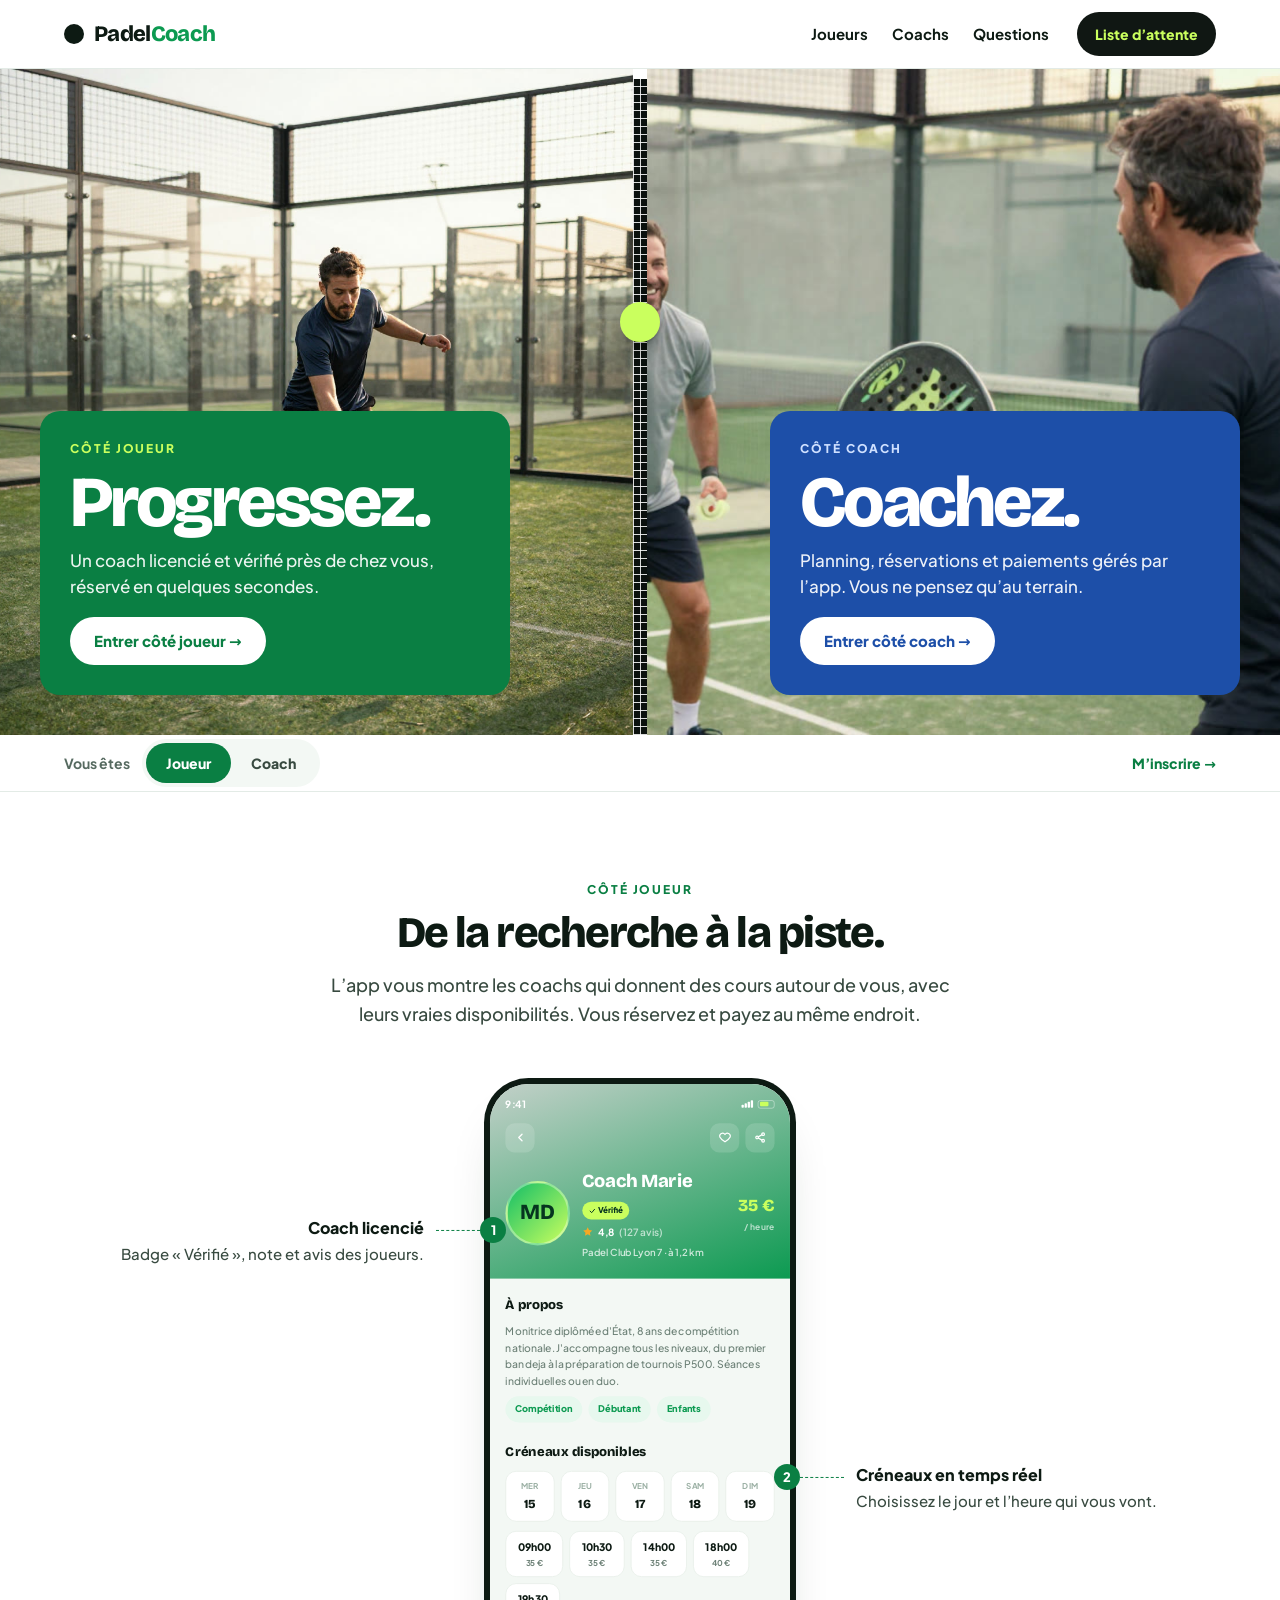
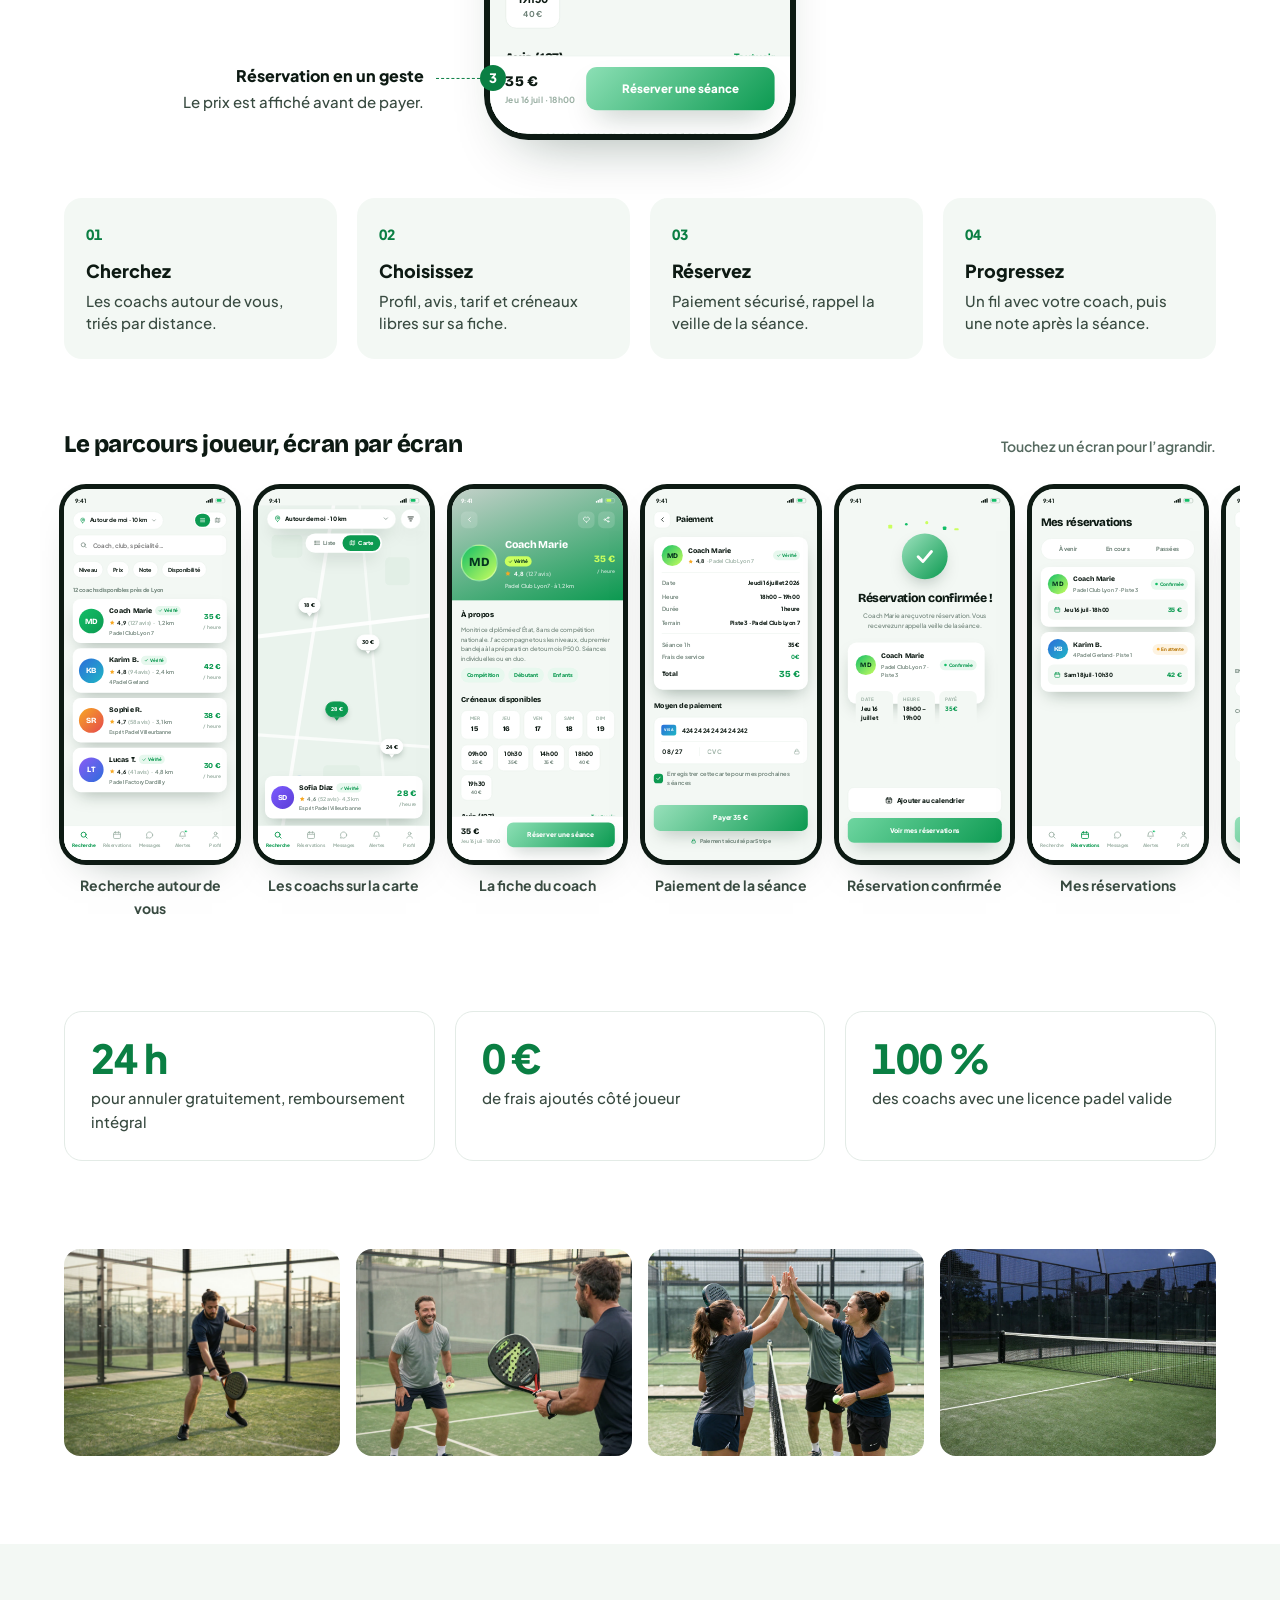
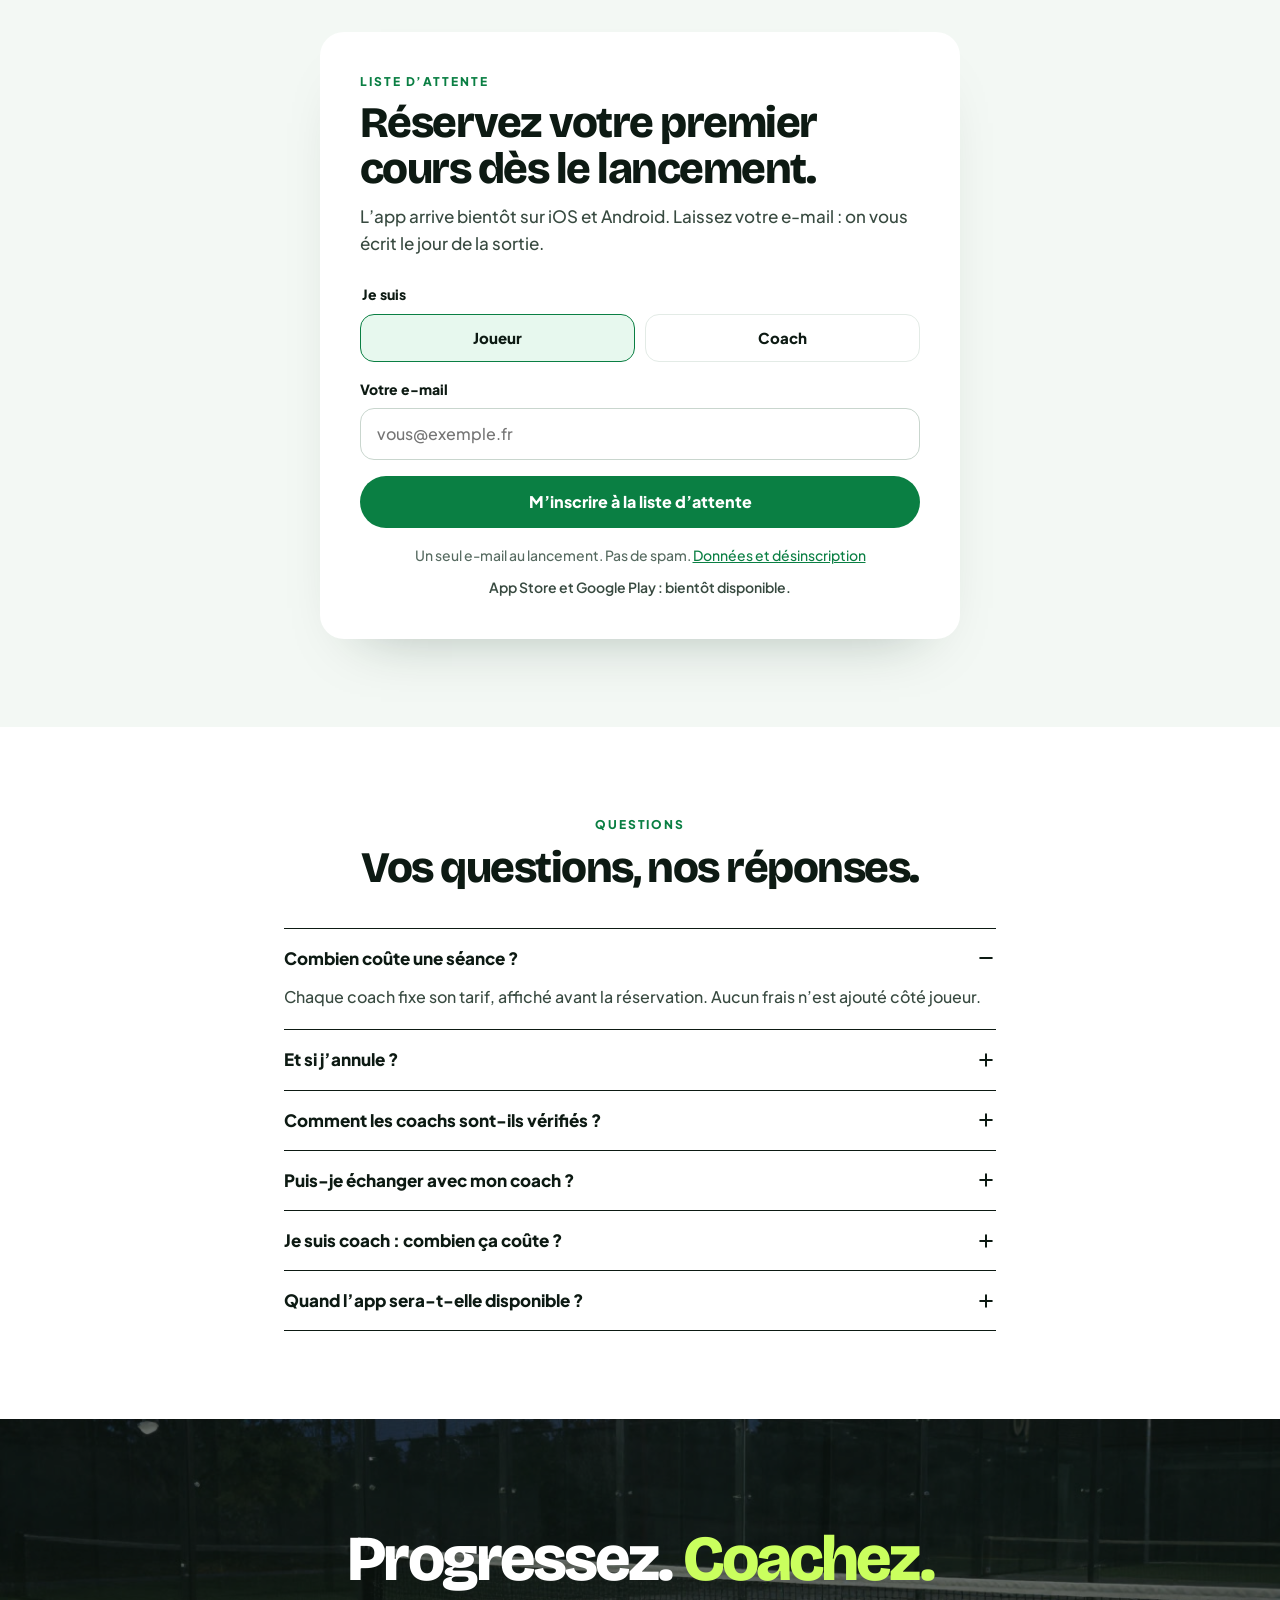
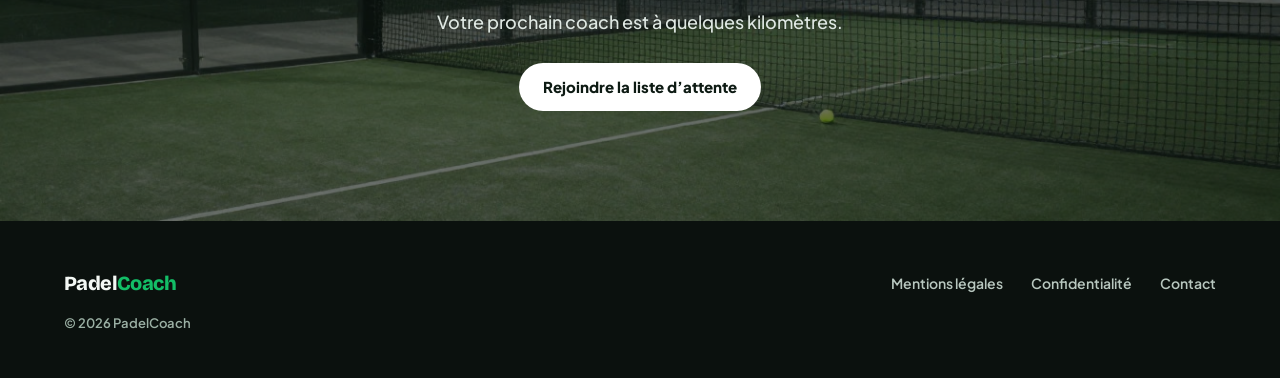
<file: index.html>
<!doctype html>
<html lang="fr" class="no-js" data-audience="joueur">
<head>
<meta name="robots" content="noindex">
<meta charset="utf-8">
<meta name="viewport" content="width=device-width, initial-scale=1">
<title>PadelCoach — Réservez un coach de padel près de chez vous</title>
<meta name="description" content="Trouvez un coach de padel licencié près de chez vous, choisissez un créneau et réglez la séance dans l’app. Coachs : remplissez votre planning. Inscrivez-vous à la liste d’attente.">
<meta name="theme-color" content="#ffffff">
<meta property="og:type" content="website">
<meta property="og:locale" content="fr_FR">
<meta property="og:title" content="PadelCoach — Progressez avec un coach vérifié">
<meta property="og:description" content="Progressez avec un coach de padel licencié et vérifié près de chez vous, réservé en quelques secondes.">
<meta property="og:url" content="https://jeromemapro-dot.github.io/padelcoach-site/">
<meta property="og:image" content="https://jeromemapro-dot.github.io/padelcoach-site/og-image.jpg">
<meta property="og:image:width" content="1200">
<meta property="og:image:height" content="630">
<meta property="og:image:alt" content="PadelCoach — Réservez. Progressez.">
<meta name="twitter:card" content="summary_large_image">
<link rel="canonical" href="https://jeromemapro-dot.github.io/padelcoach-site/">
<link rel="icon" href="favicon.svg" type="image/svg+xml">
<link rel="preload" href="fonts/bricolage-800.woff2" as="font" type="font/woff2" crossorigin>
<link rel="preconnect" href="https://txrudpyfhnvavfvxtvcf.supabase.co" crossorigin>
<style>
@font-face{font-family:'Bricolage Grotesque';font-weight:800;font-display:swap;src:url('fonts/bricolage-800.woff2') format('woff2')}
@font-face{font-family:'Plus Jakarta Sans';font-weight:500;font-display:swap;src:url('fonts/jakarta-500.woff2') format('woff2')}
@font-face{font-family:'Plus Jakarta Sans';font-weight:600;font-display:swap;src:url('fonts/jakarta-600.woff2') format('woff2')}
@font-face{font-family:'Plus Jakarta Sans';font-weight:700;font-display:swap;src:url('fonts/jakarta-700.woff2') format('woff2')}
@font-face{font-family:'Plus Jakarta Sans';font-weight:800;font-display:swap;src:url('fonts/jakarta-800.woff2') format('woff2')}

:root{
  --dark:#101713; --darker:#0b110e; --ink:#0d1a13; --ink-soft:#384a40; --muted:#566a60;
  --light:#f3f8f4; --white:#fff; --line:#e3ebe6;
  --lime:#caff5e; --green:#13be67; --green-mid:#0c9a51; --green-deep:#0a7f43; --green-tint:#e7f8ee;
  --blue:#1d4fa8; --blue-mid:#2c6ddb; --blue-tint:#e8f0fc; --ink-blue:#0c1524; --light-blue:#f2f6fb;
  --on-dark:#b8c7bf;
  --display:'Bricolage Grotesque',system-ui,sans-serif;
  --nav-h:68px; --bar-h:56px;
  /* Couleur du public choisi : vert côté joueur, bleu côté coach. */
  --accent:var(--green-deep); --accent-tint:var(--green-tint); --accent-ink:var(--ink);
}
html[data-audience="coach"]{--accent:var(--blue);--accent-tint:var(--blue-tint);--accent-ink:var(--ink-blue)}
*{box-sizing:border-box}
html{scroll-behavior:smooth;scroll-padding-top:calc(var(--nav-h) + var(--bar-h) + 16px)}
@media (prefers-reduced-motion:reduce){html{scroll-behavior:auto}}
body{margin:0;background:var(--white);color:var(--ink);font:500 17px/1.6 'Plus Jakarta Sans',system-ui,sans-serif;-webkit-font-smoothing:antialiased}
h1,h2,h3,p,figure{margin:0}
img{display:block;max-width:100%}
a{color:var(--accent)}
button{font:inherit;color:inherit}
:focus-visible{outline:3px solid var(--accent);outline-offset:3px;border-radius:6px}
.dark :focus-visible,.side :focus-visible{outline-color:var(--lime)}
.wrap{max-width:1200px;margin:0 auto;padding:0 24px}
.sr-only{position:absolute;width:1px;height:1px;padding:0;margin:-1px;overflow:hidden;clip:rect(0,0,0,0);white-space:nowrap;border:0}
.skip{position:absolute;left:-9999px;top:8px;z-index:20;background:var(--lime);color:var(--dark);padding:10px 16px;border-radius:999px;font-weight:800}
.skip:focus{left:12px}
.kicker{display:block;font-size:12px;font-weight:800;letter-spacing:.16em;text-transform:uppercase;color:var(--accent)}

.btn{display:inline-flex;align-items:center;justify-content:center;gap:8px;min-height:48px;padding:0 24px;border:0;border-radius:999px;font-weight:800;font-size:15px;text-decoration:none;white-space:nowrap;cursor:pointer}
.btn--dark{background:var(--dark);color:var(--lime)}
.btn--dark:hover{background:#26332c}
.btn--accent{background:var(--accent);color:#fff}
.btn--accent:hover{filter:brightness(.92)}
.btn--white{background:#fff;color:var(--ink)}
.btn--white:hover{background:var(--lime)}

/* Écrans de l'app, mis à l'échelle par --s. */
.phone{--s:.5;width:calc(390px*var(--s));height:calc(844px*var(--s));border-radius:calc(50px*var(--s));overflow:hidden;background:var(--light);flex-shrink:0;box-shadow:0 0 0 6px var(--ink),0 30px 60px -30px rgba(8,40,24,.45)}
.phone__screen{width:390px;height:844px;transform:scale(var(--s));transform-origin:0 0;pointer-events:none}

/* ── En-tête ── */
.nav{position:sticky;top:0;z-index:10;background:#fff;border-bottom:1px solid var(--line)}
.nav .wrap{height:var(--nav-h);display:flex;align-items:center;gap:28px}
.brand{display:flex;align-items:center;gap:10px;min-height:44px;margin-right:auto;text-decoration:none;color:var(--ink);font:800 22px/1 var(--display);letter-spacing:-.03em}
.brand__ball{width:20px;height:20px;border-radius:50%;background:var(--ink)}
.brand b{color:var(--green-mid);font-weight:800}
.nav__links{display:flex;gap:24px}
.nav__links a{display:inline-flex;align-items:center;min-height:44px;color:var(--ink);text-decoration:none;font-weight:700;font-size:15px}
.nav__links a:hover{color:var(--accent)}
.nav .btn{min-height:44px;padding:0 18px;font-size:14px}

/* ── Accueil : deux côtés du filet ── */
.split{position:relative;display:grid;grid-template-columns:1fr 1fr;min-height:clamp(540px,74vh,700px);background:var(--dark)}
.side{position:relative;display:flex;flex-direction:column;justify-content:flex-end;padding:40px;overflow:hidden;color:#fff;text-decoration:none}
.side img{position:absolute;inset:0;width:100%;height:100%;object-fit:cover;transition:transform .5s ease}
.side:hover img{transform:scale(1.03)}
@media (prefers-reduced-motion:reduce){.side img{transition:none}}
.side__panel{position:relative;max-width:470px;padding:28px 30px 30px;border-radius:20px;display:flex;flex-direction:column;gap:12px}
.side--joueur .side__panel{background:var(--green-deep);margin-right:auto}
.side--coach .side__panel{background:var(--blue);margin-left:auto}
.side__kicker{font-size:12px;font-weight:800;letter-spacing:.16em;text-transform:uppercase;color:var(--lime)}
.side--coach .side__kicker{color:#cfe0ff}
.side__word{font:800 clamp(46px,5.6vw,80px)/.92 var(--display);letter-spacing:-.045em}
.side__promise{font-size:17px;line-height:1.5;color:rgba(255,255,255,.92)}
.side__cta{align-self:flex-start;margin-top:6px}
.side--joueur .side__cta{color:var(--green-deep)}
.side--coach .side__cta{color:var(--blue)}
.net{position:absolute;top:0;bottom:0;left:50%;width:14px;margin-left:-7px;background:repeating-linear-gradient(0deg,rgba(255,255,255,.85) 0 1px,transparent 1px 8px),repeating-linear-gradient(90deg,rgba(255,255,255,.85) 0 1px,transparent 1px 7px),#0b110e;border-top:10px solid #fff;pointer-events:none}
.net__ball{position:absolute;left:50%;top:34%;width:40px;height:40px;margin-left:-20px;border-radius:50%;background:var(--lime);box-shadow:0 8px 20px -4px rgba(0,0,0,.5)}

/* ── Sélecteur de public ── */
.switchbar{position:sticky;top:var(--nav-h);z-index:9;background:rgba(255,255,255,.96);border-bottom:1px solid var(--line)}
.switchbar .wrap{height:var(--bar-h);display:flex;align-items:center;justify-content:space-between;gap:16px}
.switch{display:flex;align-items:center;gap:12px;font-size:14px;font-weight:700;color:var(--muted)}
.seg{display:inline-flex;padding:4px;border-radius:999px;background:var(--light)}
.seg button{min-height:40px;padding:0 20px;border:0;border-radius:999px;background:transparent;font-weight:800;font-size:14px;color:var(--ink-soft);cursor:pointer}
.seg button[aria-pressed="true"]{background:var(--accent);color:#fff}
.switchbar__cta{font-weight:800;font-size:14px;text-decoration:none;display:inline-flex;align-items:center;min-height:44px}
html.no-js .switchbar{display:none}

/* ── Parcours ── */
.section{padding:88px 0}
.center{text-align:center}
.lead{max-width:620px;margin:14px auto 0;font-size:18px;color:var(--ink-soft)}
.parcours h2,.inscription h2,.faq h2{font:800 clamp(30px,3.4vw,44px)/1.05 var(--display);letter-spacing:-.035em;margin-top:12px}
.parcours__title{text-align:center}

.feature{display:grid;grid-template-columns:1fr 300px 1fr;gap:56px;margin-top:56px;align-items:start}
.feature .phone{--s:.7692;margin:0 auto}
.notes{position:relative;z-index:2;height:calc(844px * .7692)}
.note{position:absolute;left:0;right:0;transform:translateY(-50%);display:flex;flex-direction:column;gap:2px}
.notes--left .note{text-align:right;padding-right:10px}
.notes--right .note{text-align:left;padding-left:10px}
.note b{font-size:16px;font-weight:800;color:var(--accent-ink)}
.note span{font-size:15px;line-height:1.5;color:var(--ink-soft)}
.note::before{content:attr(data-n);position:absolute;top:2px;width:26px;height:26px;border-radius:50%;background:var(--accent);color:#fff;font-size:13px;font-weight:800;display:flex;align-items:center;justify-content:center}
.note::after{content:"";position:absolute;top:15px;width:44px;border-top:1.5px dashed var(--accent)}
.notes--left .note::before{right:-72px}
.notes--left .note::after{right:-46px}
.notes--right .note::before{left:-72px}
.notes--right .note::after{left:-46px}

.steps{list-style:none;margin:64px 0 0;padding:0;display:grid;grid-template-columns:repeat(4,minmax(0,1fr));gap:20px}
.step{padding:22px 22px 24px;border-radius:18px;background:var(--light)}
html[data-audience="coach"] .step{background:var(--light-blue)}
.step__num{font:800 14px/1 'Plus Jakarta Sans',sans-serif;font-variant-numeric:tabular-nums;color:var(--accent)}
.step h3{font-size:18px;font-weight:800;margin:10px 0 4px;color:var(--accent-ink)}
.step p{font-size:15px;line-height:1.5;color:var(--ink-soft)}

.gallery{margin-top:72px}
.gallery__head{display:flex;align-items:baseline;justify-content:space-between;gap:16px;flex-wrap:wrap}
.gallery__head h3{font:800 24px/1.1 var(--display);letter-spacing:-.02em;color:var(--accent-ink)}
.gallery__hint{font-size:14px;font-weight:600;color:var(--muted)}
.shots{list-style:none;margin:24px -24px 0;padding:8px 24px 20px;display:flex;gap:22px;overflow-x:auto;scroll-snap-type:x mandatory;scroll-padding:0 24px}
.shots li{flex:0 0 auto;scroll-snap-align:start}
.shot{position:relative;display:flex;flex-direction:column;align-items:center;gap:14px}
.shot__hit{position:absolute;inset:-10px;border:0;border-radius:18px;background:transparent;cursor:zoom-in}
.shot .phone{--s:.44;box-shadow:0 0 0 5px var(--ink),0 18px 40px -24px rgba(8,40,24,.5);transition:transform .2s ease}
.shot:hover .phone{transform:translateY(-4px)}
.shot__hit:focus-visible{outline:3px solid var(--accent);outline-offset:2px}
.shot figcaption{font-size:14px;font-weight:700;color:var(--ink-soft);max-width:172px;text-align:center}
html.no-js .shot__hit{display:none}

.figures{margin-top:72px;display:grid;grid-template-columns:repeat(3,minmax(0,1fr));gap:20px}
.figure{padding:26px;border-radius:18px;border:1.5px solid var(--line)}
.figure b{display:block;font:800 40px/1 'Plus Jakarta Sans',sans-serif;font-variant-numeric:tabular-nums;letter-spacing:-.02em;color:var(--accent)}
.figure span{display:block;margin-top:8px;font-size:15px;color:var(--ink-soft)}
.price{margin-top:72px;display:grid;grid-template-columns:auto minmax(0,1fr) auto;gap:24px 44px;align-items:center;padding:30px 36px;border-radius:22px;background:var(--light-blue)}
.price__amount{font:800 44px/1 'Plus Jakarta Sans',sans-serif;font-variant-numeric:tabular-nums;letter-spacing:-.02em;color:var(--ink-blue);margin:6px 0}
.price__amount small{font-size:16px;font-weight:700;color:#4b5d74;letter-spacing:0}
.price__fee{font-size:15px;font-weight:700;color:#34445a}
.checks{list-style:none;margin:0;padding:0;display:flex;flex-direction:column;gap:8px}
.checks li{display:flex;gap:10px;font-size:15px;color:#34445a}
.checks svg{flex-shrink:0;margin-top:3px}

/* ── Photos ── */
.photos{display:grid;grid-template-columns:repeat(4,minmax(0,1fr));gap:16px;padding-bottom:88px}
.photos img{width:100%;height:auto;aspect-ratio:4/3;object-fit:cover;border-radius:16px}

/* ── Liste d'attente ── */
.inscription{background:var(--light)}
html[data-audience="coach"] .inscription{background:var(--light-blue)}
.card{max-width:640px;margin:0 auto;padding:40px;border-radius:24px;background:#fff;box-shadow:0 30px 60px -40px rgba(8,40,24,.35)}
.card h2{margin-top:10px}
.card > p{margin-top:10px;color:var(--ink-soft)}
.form{margin-top:26px;display:flex;flex-direction:column;gap:16px}
.form fieldset{border:0;margin:0;padding:0}
.form legend{font-size:14px;font-weight:800;margin-bottom:8px}
.choice{display:grid;grid-template-columns:1fr 1fr;gap:10px}
.choice label{display:flex;align-items:center;justify-content:center;min-height:48px;border:1.5px solid var(--line);border-radius:14px;font-weight:800;font-size:15px;cursor:pointer}
.choice input{position:absolute;opacity:0;pointer-events:none}
.choice input:checked + label{border-color:var(--accent);background:var(--accent-tint);color:var(--accent-ink)}
.choice input:focus-visible + label{outline:3px solid var(--accent);outline-offset:2px}
.field label{display:block;font-size:14px;font-weight:800;margin-bottom:8px}
.field input{width:100%;min-height:52px;padding:0 16px;border:1.5px solid #c9d6ce;border-radius:14px;font:500 16px 'Plus Jakarta Sans',sans-serif;color:var(--ink);background:#fff}
.field input:focus{outline:none;border-color:var(--accent);box-shadow:0 0 0 3px var(--accent-tint)}
.form .btn{width:100%;min-height:52px;font-size:16px}
.form .btn[disabled]{opacity:.6;cursor:progress}
.hp{position:absolute;left:-9999px;width:1px;height:1px;overflow:hidden}
.form__note{font-size:14px;color:var(--muted);text-align:center}
.form__error{font-size:14px;font-weight:700;color:#b42318;text-align:center}
.success{margin-top:26px;padding:24px;border-radius:16px;background:var(--accent-tint);text-align:center}
.success b{display:block;font-size:20px;color:var(--accent-ink)}
.success p{margin-top:6px;color:var(--ink-soft)}
.stores{margin-top:22px;text-align:center;font-size:14px;font-weight:600;color:var(--muted)}

/* ── Questions ── */
.faq .wrap{max-width:760px}
.faq__list{margin-top:36px;border-bottom:1.5px solid var(--ink)}
.faq details{border-top:1.5px solid var(--ink)}
.faq summary{list-style:none;display:flex;justify-content:space-between;align-items:center;gap:20px;min-height:44px;padding:16px 0;cursor:pointer;font-size:17px;font-weight:800}
.faq summary::-webkit-details-marker{display:none}
.faq summary svg{flex-shrink:0}
.faq details[open] .faq__v{display:none}
.faq details p{padding-bottom:20px;margin-top:-4px;font-size:16px;color:var(--ink-soft)}

/* ── Appel final ── */
.final{position:relative;overflow:hidden;background:var(--dark);color:#fff}
.final img{position:absolute;inset:0;width:100%;height:100%;object-fit:cover;opacity:.38}
.final .wrap{position:relative;padding-top:110px;padding-bottom:110px;text-align:center;display:flex;flex-direction:column;align-items:center;gap:18px}
.final h2{font:800 clamp(44px,5vw,72px)/.95 var(--display);letter-spacing:-.045em}
.final h2 span{color:var(--lime)}
.final p{font-size:18px;color:#dfe8e3}
.final .btn{margin-top:8px}

.footer{background:var(--darker);padding:40px 0 44px}
.footer .wrap{display:flex;justify-content:space-between;align-items:flex-start;gap:20px;flex-wrap:wrap}
.footer .brand{color:#f3f8f4;font-size:20px;margin-right:0}
.footer .brand b{color:var(--green)}
.footer small{display:block;margin-top:8px;font-size:13px;font-weight:600;color:#9bb0a4}
.footer nav{display:flex;flex-wrap:wrap;gap:4px 28px}
.footer nav a{display:inline-flex;align-items:center;min-height:44px;color:var(--on-dark);text-decoration:none;font-weight:600;font-size:14px}
.footer nav a:hover{color:var(--lime)}

/* ── Visionneuse d'écrans ── */
.lightbox{padding:0;border:0;background:transparent;max-width:100vw;max-height:100vh;width:100vw;height:100vh;color:#fff}
.lightbox::backdrop{background:rgba(8,14,11,.88)}
.lightbox[open]{display:flex;align-items:center;justify-content:center}
.lb{display:flex;flex-direction:column;align-items:center;gap:16px}
.lb .phone{--s:var(--lb-s,.8);box-shadow:0 0 0 7px #000,0 40px 80px -30px rgba(0,0,0,.8)}
.lb__bar{display:flex;align-items:center;gap:14px}
.lb__cap{font-size:16px;font-weight:800;min-width:200px;text-align:center}
.lb__count{font-size:13px;font-weight:700;color:#b8c7bf}
.lb__btn{width:48px;height:48px;border:0;border-radius:50%;background:rgba(255,255,255,.12);color:#fff;display:inline-flex;align-items:center;justify-content:center;cursor:pointer}
.lb__btn:hover{background:rgba(255,255,255,.24)}
.lb__close{position:fixed;top:16px;right:16px}

/* Données visibles selon le public choisi (avec JavaScript) ; sans, tout s'affiche. */
html.js[data-audience="joueur"] [data-for="coach"],
html.js[data-audience="coach"] [data-for="joueur"]{display:none}

@media (max-width:1100px){
  .feature{grid-template-columns:1fr 260px 1fr;gap:44px}
  .feature .phone{--s:.6667}
  .notes{height:calc(844px * .6667)}
}
@media (max-width:900px){
  .nav__links{display:none}
  .split{grid-template-columns:1fr;min-height:0}
  .side{min-height:400px;padding:20px}
  .side__panel{max-width:none;margin:0}
  .net{top:50%;bottom:auto;left:0;right:0;width:auto;height:14px;margin:-7px 0 0;border-top:0;border-left:10px solid #fff}
  .net__ball{top:50%;left:62%;margin-top:-20px}
  .feature{display:flex;flex-direction:column;align-items:center;gap:16px;margin-top:40px}
  .feature .phone{--s:.6667;order:0;margin-bottom:12px}
  .notes{display:contents}
  .note{order:var(--o);position:relative;top:auto !important;transform:none;width:100%;max-width:520px;text-align:left !important;padding:0 0 0 40px !important}
  .note::after{display:none}
  .note::before{left:0 !important;right:auto !important}
  .steps{grid-template-columns:repeat(2,minmax(0,1fr))}
  .figures{grid-template-columns:1fr}
  .price{grid-template-columns:1fr;padding:26px 22px}
  .price .btn{width:100%}
  .photos{grid-template-columns:repeat(2,minmax(0,1fr))}
}
@media (max-width:560px){
  :root{--nav-h:60px;--bar-h:60px}
  body{font-size:16px}
  .brand{font-size:20px}
  .nav .btn{padding:0 14px;font-size:13px}
  .switch > span{display:none}
  .seg button{padding:0 16px}
  .switchbar__cta{font-size:13px}
  /* Les deux côtés tiennent dans le premier écran du téléphone. */
  .side{min-height:300px;height:calc((100vh - var(--nav-h)) / 2);height:calc((100svh - var(--nav-h)) / 2);padding:12px}
  .side--joueur img{object-position:center 30%}
  .side__panel{padding:14px 16px 16px;gap:6px;border-radius:16px}
  .side__kicker{font-size:11px}
  .side__word{font-size:38px}
  .side__promise{font-size:14px;line-height:1.4}
  .side__cta{margin-top:4px;min-height:44px;padding:0 16px;font-size:14px}
  .net__ball{width:30px;height:30px;margin-top:-15px;margin-left:-15px}
  .section{padding:60px 0}
  .lead{font-size:16px}
  .steps{grid-template-columns:1fr}
  .shots{gap:16px}
  .shot .phone{--s:.4}
  .card{padding:26px 20px}
  .final .wrap{padding-top:80px;padding-bottom:80px}
  .footer .wrap{flex-direction:column}
}
</style>
</head>
<body>
<a class="skip" href="#contenu">Aller au contenu</a>

<header class="nav">
<div class="wrap">
<a class="brand" href="#top" aria-label="PadelCoach, haut de page"><span class="brand__ball"></span><span>Padel<b>Coach</b></span></a>
<nav class="nav__links" aria-label="Navigation principale">
<a href="#parcours" data-set-audience="joueur">Joueurs</a>
<a href="#parcours" data-set-audience="coach">Coachs</a>
<a href="#faq">Questions</a>
</nav>
<a class="btn btn--dark" href="#inscription">Liste d’attente</a>
</div>
</header>

<main id="contenu">

<section class="split" id="top" aria-labelledby="titre">
<h1 id="titre" class="sr-only">PadelCoach : progressez avec un coach de padel vérifié près de chez vous. Coachs : l’app gère planning, réservations et paiements.</h1>
<a class="side side--joueur" href="#parcours" data-set-audience="joueur">
<img src="photos/padel-frappe.jpg" alt="" width="1152" height="1152" fetchpriority="high">
<span class="side__panel">
<span class="side__kicker">Côté joueur</span>
<span class="side__word">Progressez.</span>
<span class="side__promise">Un coach licencié et vérifié près de chez vous, réservé en quelques secondes.</span>
<span class="btn btn--white side__cta">Entrer côté joueur →</span>
</span>
</a>
<a class="side side--coach" href="#parcours" data-set-audience="coach">
<img src="photos/padel-cours-coach.jpg" alt="" width="1344" height="768" style="object-position:70% center">
<span class="side__panel">
<span class="side__kicker">Côté coach</span>
<span class="side__word">Coachez.</span>
<span class="side__promise">Planning, réservations et paiements gérés par l’app. Vous ne pensez qu’au terrain.</span>
<span class="btn btn--white side__cta">Entrer côté coach →</span>
</span>
</a>
<span class="net" aria-hidden="true"><span class="net__ball"></span></span>
</section>

<div class="switchbar">
<div class="wrap">
<div class="switch"><span>Vous êtes</span>
<div class="seg" role="group" aria-label="Choisir votre profil">
<button type="button" data-audience-btn="joueur" aria-pressed="true">Joueur</button>
<button type="button" data-audience-btn="coach" aria-pressed="false">Coach</button>
</div>
</div>
<a class="switchbar__cta" href="#inscription">M’inscrire →</a>
</div>
</div>

<section class="section parcours" id="parcours">
<span id="joueurs"></span><span id="coachs"></span>
<div class="wrap">

<div data-for="joueur">
<div class="parcours__title">
<span class="kicker">Côté joueur</span>
<h2>De la recherche à la piste.</h2>
<p class="lead">L’app vous montre les coachs qui donnent des cours autour de vous, avec leurs vraies disponibilités. Vous réservez et payez au même endroit.</p>
</div>
<div class="feature">
<div class="notes notes--left">
<p class="note" data-n="1" style="--o:1;top:24%"><b>Coach licencié</b><span>Badge « Vérifié », note et avis des joueurs.</span></p>
<p class="note" data-n="3" style="--o:3;top:93%"><b>Réservation en un geste</b><span>Le prix est affiché avant de payer.</span></p>
</div>
<div class="phone" role="img" aria-label="La fiche d’un coach dans l’app : profil, note, tarif, créneaux disponibles et avis."><div class="phone__screen" aria-hidden="true"><div data-screen-label="04 · Fiche coach" style="width:390px;height:844px;margin:0 auto;background:#f3f8f4;font-family:'Plus Jakarta Sans',sans-serif;color:#0d1a13;display:flex;flex-direction:column;overflow:hidden;position:relative">

  
  <div class="noscroll" style="flex:1;overflow:hidden;padding-bottom:110px">

    
    <div style="background: linear-gradient(160deg, #18422E38, #0c9a51); padding: 16px 20px 24px; color: #ffffff; position: relative">
      <div style="display:flex;justify-content:space-between;align-items:center;font-size:13px;font-weight:700;margin-bottom:14px">
        <span>9:41</span>
        <span style="display:flex;gap:5px;align-items:center">
          <span style="width:16px;height:10px;display:inline-flex;align-items:flex-end;gap:1.5px"><span style="width:2.5px;height:4px;background:#ffffff;border-radius:1px"></span><span style="width:2.5px;height:6px;background:#ffffff;border-radius:1px"></span><span style="width:2.5px;height:8px;background:#ffffff;border-radius:1px"></span><span style="width:2.5px;height:10px;background:#ffffff;border-radius:1px"></span></span>
          <span style="width:22px;height:11px;border:1.5px solid rgba(255,255,255,.5);border-radius:3.5px;display:inline-flex;padding:1.5px"><span style="width:70%;background:#caff5e;border-radius:1.5px"></span></span>
        </span>
      </div>
      <div style="display:flex;justify-content:space-between;align-items:center;margin-bottom:18px">
        <span style="width:38px;height:38px;border-radius:12px;background:rgba(255,255,255,.14);display:inline-flex;align-items:center;justify-content:center;cursor:pointer"><svg viewBox="0 0 24 24" width="17" height="17" fill="none" stroke="#ffffff" stroke-width="2.4" stroke-linecap="round" stroke-linejoin="round"><path d="M15 6l-6 6 6 6"></path></svg></span>
        <span style="display:flex;gap:8px">
          <span style="width:38px;height:38px;border-radius:12px;background:rgba(255,255,255,.14);display:inline-flex;align-items:center;justify-content:center;cursor:pointer"><svg viewBox="0 0 24 24" width="17" height="17" fill="none" stroke="#ffffff" stroke-width="2.2" stroke-linecap="round" stroke-linejoin="round"><path d="M12 20s-7.5-4.9-9.5-9A5.3 5.3 0 0 1 12 6.6 5.3 5.3 0 0 1 21.5 11c-2 4.1-9.5 9-9.5 9z"></path></svg></span>
          <span style="width:38px;height:38px;border-radius:12px;background:rgba(255,255,255,.14);display:inline-flex;align-items:center;justify-content:center;cursor:pointer"><svg viewBox="0 0 24 24" width="17" height="17" fill="none" stroke="#ffffff" stroke-width="2.2" stroke-linecap="round" stroke-linejoin="round"><circle cx="6" cy="12" r="2.4"></circle><circle cx="17" cy="6" r="2.4"></circle><circle cx="17" cy="18" r="2.4"></circle><path d="M8.2 10.9l6.6-3.8M8.2 13.1l6.6 3.8"></path></svg></span>
        </span>
      </div>
      <div style="display:flex;gap:16px;align-items:center">
        <span style="width:84px;height:84px;border-radius:50%;background:linear-gradient(135deg,#13be67,#caff5e);display:inline-flex;align-items:center;justify-content:center;color:#06351f;font-family:'Bricolage Grotesque',sans-serif;font-weight:800;font-size:28px;flex-shrink:0;border:3px solid rgba(255,255,255,.35)">MD</span>
        <span style="display:flex;flex-direction:column;gap:6px;min-width:0">
          <span style="display:flex;align-items:center;gap:8px;flex-wrap:wrap">
            <span style="font-family:'Bricolage Grotesque',sans-serif;font-weight:800;font-size:24px;letter-spacing:-.5px">Coach Marie</span>
            <span style="display:inline-flex;align-items:center;gap:3px;background:#caff5e;color:#06351f;border-radius:999px;padding:3px 8px;font-size:10.5px;font-weight:800"><svg viewBox="0 0 24 24" width="10" height="10" fill="none" stroke="currentColor" stroke-width="3" stroke-linecap="round" stroke-linejoin="round"><path d="M5 12.5l5 5L19 7"></path></svg>Vérifié</span>
          </span>
          <span style="display:flex;align-items:center;gap:6px;font-size:13px;font-weight:700">
            <svg viewBox="0 0 24 24" width="14" height="14" fill="#f7a823"><path d="M12 2l3 6.3 6.9 1-5 4.8 1.2 6.9-6.1-3.3L5.9 21l1.2-6.9-5-4.8 6.9-1z"></path></svg>
            <span>4,8</span><span style="color:rgba(255,255,255,.65);font-weight:600">(127 avis)</span>
          </span>
          <span style="font-size:12.5px;color:rgba(255,255,255,.75);font-weight:600">Padel Club Lyon 7 · à 1,2 km</span>
        </span>
        <span style="margin-left:auto;display:flex;flex-direction:column;align-items:flex-end;flex-shrink:0">
          <span style="font-family:'Bricolage Grotesque',sans-serif;font-weight:800;font-size:22px;color:#caff5e">35 €</span>
          <span style="font-size:11px;color:rgba(255,255,255,.65);font-weight:700">/ heure</span>
        </span>
      </div>
    </div>

    
    <div style="padding:20px 20px 0;display:flex;flex-direction:column;gap:10px">
      <div style="font-family:'Bricolage Grotesque',sans-serif;font-weight:700;font-size:17px">À propos</div>
      <div style="font-size:13.5px;line-height:1.6;color:#6c8076;font-weight:500">Monitrice diplômée d'État, 8 ans de compétition nationale. J'accompagne tous les niveaux, du premier bandeja à la préparation de tournois P500. Séances individuelles ou en duo.</div>
      <div style="display:flex;gap:8px;flex-wrap:wrap">
        <span style="background:#e7f8ee;color:#0c9a51;border-radius:999px;padding:7px 13px;font-size:12px;font-weight:800">Compétition</span>
        <span style="background:#e7f8ee;color:#0c9a51;border-radius:999px;padding:7px 13px;font-size:12px;font-weight:800">Débutant</span>
        <span style="background:#e7f8ee;color:#0c9a51;border-radius:999px;padding:7px 13px;font-size:12px;font-weight:800">Enfants</span>
      </div>
    </div>

    
    <div style="padding:24px 20px 0;display:flex;flex-direction:column;gap:12px">
      <div style="font-family:'Bricolage Grotesque',sans-serif;font-weight:700;font-size:17px">Créneaux disponibles</div>
      <div style="display:flex;gap:8px">
        
          
          
            <span style="flex:1;display:flex;flex-direction:column;align-items:center;gap:2px;padding:10px 0;border-radius:14px;cursor:pointer;background:#ffffff;color:#0d1a13;border:1.5px solid #e6efe8">
              <span style="font-size:10.5px;font-weight:700;color:#9bb0a4">MER</span>
              <span style="font-family:'Bricolage Grotesque',sans-serif;font-weight:800;font-size:16px">15</span>
            </span>
          
        
          
          
            <span style="flex:1;display:flex;flex-direction:column;align-items:center;gap:2px;padding:10px 0;border-radius:14px;cursor:pointer;background:#ffffff;color:#0d1a13;border:1.5px solid #e6efe8">
              <span style="font-size:10.5px;font-weight:700;color:#9bb0a4">JEU</span>
              <span style="font-family:'Bricolage Grotesque',sans-serif;font-weight:800;font-size:16px">16</span>
            </span>
          
        
          
          
            <span style="flex:1;display:flex;flex-direction:column;align-items:center;gap:2px;padding:10px 0;border-radius:14px;cursor:pointer;background:#ffffff;color:#0d1a13;border:1.5px solid #e6efe8">
              <span style="font-size:10.5px;font-weight:700;color:#9bb0a4">VEN</span>
              <span style="font-family:'Bricolage Grotesque',sans-serif;font-weight:800;font-size:16px">17</span>
            </span>
          
        
          
          
            <span style="flex:1;display:flex;flex-direction:column;align-items:center;gap:2px;padding:10px 0;border-radius:14px;cursor:pointer;background:#ffffff;color:#0d1a13;border:1.5px solid #e6efe8">
              <span style="font-size:10.5px;font-weight:700;color:#9bb0a4">SAM</span>
              <span style="font-family:'Bricolage Grotesque',sans-serif;font-weight:800;font-size:16px">18</span>
            </span>
          
        
          
          
            <span style="flex:1;display:flex;flex-direction:column;align-items:center;gap:2px;padding:10px 0;border-radius:14px;cursor:pointer;background:#ffffff;color:#0d1a13;border:1.5px solid #e6efe8">
              <span style="font-size:10.5px;font-weight:700;color:#9bb0a4">DIM</span>
              <span style="font-family:'Bricolage Grotesque',sans-serif;font-weight:800;font-size:16px">19</span>
            </span>
          
        
      </div>
      <div style="display:flex;gap:8px;flex-wrap:wrap">
        
          
          
            <span style="display:inline-flex;flex-direction:column;align-items:center;gap:1px;border-radius:14px;padding:9px 15px;cursor:pointer;background:#ffffff;color:#0d1a13;border:1.5px solid #e6efe8">
              <span style="font-size:13.5px;font-weight:800">09h00</span>
              <span style="font-size:10.5px;font-weight:700;color:#6c8076">35 €</span>
            </span>
          
        
          
          
            <span style="display:inline-flex;flex-direction:column;align-items:center;gap:1px;border-radius:14px;padding:9px 15px;cursor:pointer;background:#ffffff;color:#0d1a13;border:1.5px solid #e6efe8">
              <span style="font-size:13.5px;font-weight:800">10h30</span>
              <span style="font-size:10.5px;font-weight:700;color:#6c8076">35 €</span>
            </span>
          
        
          
          
            <span style="display:inline-flex;flex-direction:column;align-items:center;gap:1px;border-radius:14px;padding:9px 15px;cursor:pointer;background:#ffffff;color:#0d1a13;border:1.5px solid #e6efe8">
              <span style="font-size:13.5px;font-weight:800">14h00</span>
              <span style="font-size:10.5px;font-weight:700;color:#6c8076">35 €</span>
            </span>
          
        
          
          
            <span style="display:inline-flex;flex-direction:column;align-items:center;gap:1px;border-radius:14px;padding:9px 15px;cursor:pointer;background:#ffffff;color:#0d1a13;border:1.5px solid #e6efe8">
              <span style="font-size:13.5px;font-weight:800">18h00</span>
              <span style="font-size:10.5px;font-weight:700;color:#6c8076">40 €</span>
            </span>
          
        
          
          
            <span style="display:inline-flex;flex-direction:column;align-items:center;gap:1px;border-radius:14px;padding:9px 15px;cursor:pointer;background:#ffffff;color:#0d1a13;border:1.5px solid #e6efe8">
              <span style="font-size:13.5px;font-weight:800">19h30</span>
              <span style="font-size:10.5px;font-weight:700;color:#6c8076">40 €</span>
            </span>
          
        
      </div>
    </div>

    
    <div style="padding:24px 20px 0;display:flex;flex-direction:column;gap:12px">
      <div style="display:flex;align-items:center;justify-content:space-between">
        <span style="font-family:'Bricolage Grotesque',sans-serif;font-weight:700;font-size:17px">Avis (127)</span>
        <a tabindex="-1" href="#" style="color:#0c9a51;font-size:13px;font-weight:800;text-decoration:none">Tout voir</a>
      </div>
      <div style="background:#ffffff;border-radius:18px;padding:16px;display:flex;flex-direction:column;gap:9px;box-shadow:0 18px 40px -16px rgba(8,40,24,.35)">
        <div style="display:flex;align-items:center;gap:10px">
          <span style="width:38px;height:38px;border-radius:50%;background:linear-gradient(135deg,#2c6ddb,#1fb6c4);display:inline-flex;align-items:center;justify-content:center;color:#ffffff;font-family:'Bricolage Grotesque',sans-serif;font-weight:700;font-size:13px">TL</span>
          <span style="display:flex;flex-direction:column;gap:1px">
            <span style="font-size:13.5px;font-weight:800">Thomas L.</span>
            <span style="font-size:11.5px;color:#9bb0a4;font-weight:600">Il y a 3 jours</span>
          </span>
          <span style="margin-left:auto;display:flex;gap:2px">
            <svg viewBox="0 0 24 24" width="13" height="13" fill="#f7a823"><path d="M12 2l3 6.3 6.9 1-5 4.8 1.2 6.9-6.1-3.3L5.9 21l1.2-6.9-5-4.8 6.9-1z"></path></svg>
            <svg viewBox="0 0 24 24" width="13" height="13" fill="#f7a823"><path d="M12 2l3 6.3 6.9 1-5 4.8 1.2 6.9-6.1-3.3L5.9 21l1.2-6.9-5-4.8 6.9-1z"></path></svg>
            <svg viewBox="0 0 24 24" width="13" height="13" fill="#f7a823"><path d="M12 2l3 6.3 6.9 1-5 4.8 1.2 6.9-6.1-3.3L5.9 21l1.2-6.9-5-4.8 6.9-1z"></path></svg>
            <svg viewBox="0 0 24 24" width="13" height="13" fill="#f7a823"><path d="M12 2l3 6.3 6.9 1-5 4.8 1.2 6.9-6.1-3.3L5.9 21l1.2-6.9-5-4.8 6.9-1z"></path></svg>
            <svg viewBox="0 0 24 24" width="13" height="13" fill="#f7a823"><path d="M12 2l3 6.3 6.9 1-5 4.8 1.2 6.9-6.1-3.3L5.9 21l1.2-6.9-5-4.8 6.9-1z"></path></svg>
          </span>
        </div>
        <div style="font-size:13px;line-height:1.55;color:#6c8076;font-weight:500">Marie a transformé mon smash en 4 séances. Pédagogue, précise, toujours à l'heure. Je recommande les yeux fermés !</div>
      </div>
      <div style="background:#ffffff;border-radius:18px;padding:16px;display:flex;flex-direction:column;gap:9px;box-shadow:0 18px 40px -16px rgba(8,40,24,.35)">
        <div style="display:flex;align-items:center;gap:10px">
          <span style="width:38px;height:38px;border-radius:50%;background:linear-gradient(135deg,#f7a823,#e5484d);display:inline-flex;align-items:center;justify-content:center;color:#ffffff;font-family:'Bricolage Grotesque',sans-serif;font-weight:700;font-size:13px">CB</span>
          <span style="display:flex;flex-direction:column;gap:1px">
            <span style="font-size:13.5px;font-weight:800">Camille B.</span>
            <span style="font-size:11.5px;color:#9bb0a4;font-weight:600">Il y a 2 semaines</span>
          </span>
          <span style="margin-left:auto;display:flex;gap:2px">
            <svg viewBox="0 0 24 24" width="13" height="13" fill="#f7a823"><path d="M12 2l3 6.3 6.9 1-5 4.8 1.2 6.9-6.1-3.3L5.9 21l1.2-6.9-5-4.8 6.9-1z"></path></svg>
            <svg viewBox="0 0 24 24" width="13" height="13" fill="#f7a823"><path d="M12 2l3 6.3 6.9 1-5 4.8 1.2 6.9-6.1-3.3L5.9 21l1.2-6.9-5-4.8 6.9-1z"></path></svg>
            <svg viewBox="0 0 24 24" width="13" height="13" fill="#f7a823"><path d="M12 2l3 6.3 6.9 1-5 4.8 1.2 6.9-6.1-3.3L5.9 21l1.2-6.9-5-4.8 6.9-1z"></path></svg>
            <svg viewBox="0 0 24 24" width="13" height="13" fill="#f7a823"><path d="M12 2l3 6.3 6.9 1-5 4.8 1.2 6.9-6.1-3.3L5.9 21l1.2-6.9-5-4.8 6.9-1z"></path></svg>
            <svg viewBox="0 0 24 24" width="13" height="13" fill="#e6efe8"><path d="M12 2l3 6.3 6.9 1-5 4.8 1.2 6.9-6.1-3.3L5.9 21l1.2-6.9-5-4.8 6.9-1z"></path></svg>
          </span>
        </div>
        <div style="font-size:13px;line-height:1.55;color:#6c8076;font-weight:500">Très bon niveau technique, séance enfants au top avec mon fils de 10 ans. Le créneau du mercredi part vite !</div>
      </div>
    </div>
  </div>

  
  <div style="position:absolute;left:0;right:0;bottom:0;background:#ffffff;border-top:1.5px solid #e6efe8;padding:14px 20px 30px;display:flex;align-items:center;gap:14px">
    <span style="display:flex;flex-direction:column">
      <span style="font-family:'Bricolage Grotesque',sans-serif;font-weight:800;font-size:19px;color:#0d1a13">35 €</span>
      <span style="font-size:11px;color:#9bb0a4;font-weight:700">Jeu 16 juil · 18h00</span>
    </span>
    <button tabindex="-1" style="flex: 1; border: none; cursor: pointer; border-radius: 14px; padding: 16px; font-family: 'Plus Jakarta Sans',sans-serif; font-weight: 800; font-size: 15px; color: #ffffff; background: linear-gradient(135deg, #13BE677C, #0c9a51); box-shadow: 0 18px 40px -16px rgba(8,40,24,.35)">Réserver une séance</button>
  </div>
</div></div></div>
<div class="notes notes--right">
<p class="note" data-n="2" style="--o:2;top:62%"><b>Créneaux en temps réel</b><span>Choisissez le jour et l’heure qui vous vont.</span></p>
</div>
</div>
<ol class="steps">
<li class="step"><span class="step__num">01</span><h3>Cherchez</h3><p>Les coachs autour de vous, triés par distance.</p></li>
<li class="step"><span class="step__num">02</span><h3>Choisissez</h3><p>Profil, avis, tarif et créneaux libres sur sa fiche.</p></li>
<li class="step"><span class="step__num">03</span><h3>Réservez</h3><p>Paiement sécurisé, rappel la veille de la séance.</p></li>
<li class="step"><span class="step__num">04</span><h3>Progressez</h3><p>Un fil avec votre coach, puis une note après la séance.</p></li>
</ol>
<div class="gallery">
<div class="gallery__head"><h3>Le parcours joueur, écran par écran</h3><p class="gallery__hint">Touchez un écran pour l’agrandir.</p></div>
<ul class="shots">
<li><figure class="shot"><div class="phone"><div class="phone__screen" aria-hidden="true"><div data-screen-label="03 · Recherche coach" style="width:390px;height:844px;margin:0 auto;background:#f3f8f4;font-family:'Plus Jakarta Sans',sans-serif;color:#0d1a13;display:flex;flex-direction:column;overflow:hidden;position:relative">

  
  <div style="display:flex;justify-content:space-between;align-items:center;padding:16px 24px 0;font-size:13px;font-weight:700;color:#0d1a13;flex-shrink:0">
    <span>9:41</span>
    <span style="display:flex;gap:5px;align-items:center">
      <span style="width:16px;height:10px;display:inline-flex;align-items:flex-end;gap:1.5px"><span style="width:2.5px;height:4px;background:#0d1a13;border-radius:1px"></span><span style="width:2.5px;height:6px;background:#0d1a13;border-radius:1px"></span><span style="width:2.5px;height:8px;background:#0d1a13;border-radius:1px"></span><span style="width:2.5px;height:10px;background:#0d1a13;border-radius:1px"></span></span>
      <span style="width:22px;height:11px;border:1.5px solid #9bb0a4;border-radius:3.5px;display:inline-flex;padding:1.5px"><span style="width:70%;background:#13be67;border-radius:1.5px"></span></span>
    </span>
  </div>

  
  <div style="padding:14px 20px 0;display:flex;align-items:center;justify-content:space-between;flex-shrink:0">
    <span style="display:inline-flex;align-items:center;gap:8px;background:#ffffff;border:1.5px solid #e6efe8;border-radius:999px;padding:9px 14px;cursor:pointer">
      <svg viewBox="0 0 24 24" width="15" height="15" fill="none" stroke="#0c9a51" stroke-width="2.2" stroke-linecap="round" stroke-linejoin="round"><path d="M12 21s-7-5.4-7-11a7 7 0 0 1 14 0c0 5.6-7 11-7 11z"></path><circle cx="12" cy="10" r="2.6"></circle></svg>
      <span style="font-size:13px;font-weight:700">Autour de moi · 10 km</span>
      <svg viewBox="0 0 24 24" width="13" height="13" fill="none" stroke="#6c8076" stroke-width="2.4" stroke-linecap="round" stroke-linejoin="round"><path d="M6 9l6 6 6-6"></path></svg>
    </span>
    <span style="display:inline-flex;background:#ffffff;border:1.5px solid #e6efe8;border-radius:999px;padding:3px">
      
        <span style="width:34px;height:30px;border-radius:999px;display:inline-flex;align-items:center;justify-content:center;cursor:pointer;background:#0c9a51;color:#ffffff"><svg viewBox="0 0 24 24" width="14" height="14" fill="none" stroke="currentColor" stroke-width="2.4" stroke-linecap="round"><path d="M4 6h16M4 12h16M4 18h16"></path></svg></span>
        <span style="width:34px;height:30px;border-radius:999px;display:inline-flex;align-items:center;justify-content:center;cursor:pointer;color:#6c8076"><svg viewBox="0 0 24 24" width="14" height="14" fill="none" stroke="currentColor" stroke-width="2.2" stroke-linecap="round" stroke-linejoin="round"><path d="M9 4L3 6v14l6-2 6 2 6-2V4l-6 2-6-2z"></path><path d="M9 4v14M15 6v14"></path></svg></span>
      
      
    </span>
  </div>

  
  <div style="padding:12px 20px 0;flex-shrink:0">
    <div style="display:flex;align-items:center;gap:10px;background:#ffffff;border:1.5px solid #e6efe8;border-radius:14px;padding:13px 15px">
      <svg viewBox="0 0 24 24" width="17" height="17" fill="none" stroke="#6c8076" stroke-width="2.2" stroke-linecap="round"><circle cx="11" cy="11" r="6.5"></circle><path d="M20 20l-3.8-3.8"></path></svg>
      <input tabindex="-1" type="text" placeholder="Coach, club, spécialité…" style="flex:1;background:transparent;border:none;outline:none;color:#0d1a13;font-family:'Plus Jakarta Sans',sans-serif;font-size:14px;font-weight:600"></input>
    </div>
  </div>

  
  <div style="padding:12px 20px 0;display:flex;gap:8px;flex-shrink:0">
    
      
      
        <span style="display:inline-flex;align-items:center;gap:5px;border-radius:999px;padding:8px 13px;font-size:12.5px;font-weight:700;cursor:pointer;background:#ffffff;color:#0d1a13;border:1.5px solid #e6efe8">Niveau</span>
      
    
      
      
        <span style="display:inline-flex;align-items:center;gap:5px;border-radius:999px;padding:8px 13px;font-size:12.5px;font-weight:700;cursor:pointer;background:#ffffff;color:#0d1a13;border:1.5px solid #e6efe8">Prix</span>
      
    
      
      
        <span style="display:inline-flex;align-items:center;gap:5px;border-radius:999px;padding:8px 13px;font-size:12.5px;font-weight:700;cursor:pointer;background:#ffffff;color:#0d1a13;border:1.5px solid #e6efe8">Note</span>
      
    
      
      
        <span style="display:inline-flex;align-items:center;gap:5px;border-radius:999px;padding:8px 13px;font-size:12.5px;font-weight:700;cursor:pointer;background:#ffffff;color:#0d1a13;border:1.5px solid #e6efe8">Disponibilité</span>
      
    
  </div>

  
  <div style="flex:1;overflow:hidden;padding:16px 20px 0;display:flex;flex-direction:column;gap:12px">
    <div style="font-size:12.5px;font-weight:700;color:#6c8076">12 coachs disponibles près de Lyon</div>

    <div style="background:#ffffff;border-radius:18px;padding:14px;display:flex;gap:13px;align-items:center;box-shadow:0 18px 40px -16px rgba(8,40,24,.35);cursor:pointer">
      <span style="width:56px;height:56px;border-radius:50%;background:linear-gradient(135deg,#13be67,#0c9a51);display:inline-flex;align-items:center;justify-content:center;color:#ffffff;font-family:'Bricolage Grotesque',sans-serif;font-weight:700;font-size:18px;flex-shrink:0">MD</span>
      <span style="flex:1;display:flex;flex-direction:column;gap:4px;min-width:0">
        <span style="display:flex;align-items:center;gap:6px">
          <span style="font-family:'Bricolage Grotesque',sans-serif;font-weight:700;font-size:16px">Coach Marie</span>
          <span style="display:inline-flex;align-items:center;gap:3px;background:#e7f8ee;color:#0c9a51;border-radius:999px;padding:2.5px 7px;font-size:10px;font-weight:800"><svg viewBox="0 0 24 24" width="10" height="10" fill="none" stroke="currentColor" stroke-width="3" stroke-linecap="round" stroke-linejoin="round"><path d="M5 12.5l5 5L19 7"></path></svg>Vérifié</span>
        </span>
        <span style="display:flex;align-items:center;gap:5px;font-size:12.5px;font-weight:700">
          <svg viewBox="0 0 24 24" width="13" height="13" fill="#f7a823"><path d="M12 2l3 6.3 6.9 1-5 4.8 1.2 6.9-6.1-3.3L5.9 21l1.2-6.9-5-4.8 6.9-1z"></path></svg>
          <span>4,9</span><span style="color:#9bb0a4;font-weight:600">(127 avis)</span>
          <span style="color:#9bb0a4">·</span><span style="color:#6c8076;font-weight:600">1,2 km</span>
        </span>
        <span style="font-size:12px;color:#6c8076;font-weight:600;white-space:nowrap;overflow:hidden;text-overflow:ellipsis">Padel Club Lyon 7</span>
      </span>
      <span style="display:flex;flex-direction:column;align-items:flex-end;gap:2px;flex-shrink:0">
        <span style="font-family:'Bricolage Grotesque',sans-serif;font-weight:800;font-size:17px;color:#0c9a51">35 €</span>
        <span style="font-size:11px;color:#9bb0a4;font-weight:700">/ heure</span>
      </span>
    </div>

    <div style="background:#ffffff;border-radius:18px;padding:14px;display:flex;gap:13px;align-items:center;box-shadow:0 18px 40px -16px rgba(8,40,24,.35);cursor:pointer">
      <span style="width:56px;height:56px;border-radius:50%;background:linear-gradient(135deg,#2c6ddb,#1fb6c4);display:inline-flex;align-items:center;justify-content:center;color:#ffffff;font-family:'Bricolage Grotesque',sans-serif;font-weight:700;font-size:18px;flex-shrink:0">KB</span>
      <span style="flex:1;display:flex;flex-direction:column;gap:4px;min-width:0">
        <span style="display:flex;align-items:center;gap:6px">
          <span style="font-family:'Bricolage Grotesque',sans-serif;font-weight:700;font-size:16px">Karim B.</span>
          <span style="display:inline-flex;align-items:center;gap:3px;background:#e7f8ee;color:#0c9a51;border-radius:999px;padding:2.5px 7px;font-size:10px;font-weight:800"><svg viewBox="0 0 24 24" width="10" height="10" fill="none" stroke="currentColor" stroke-width="3" stroke-linecap="round" stroke-linejoin="round"><path d="M5 12.5l5 5L19 7"></path></svg>Vérifié</span>
        </span>
        <span style="display:flex;align-items:center;gap:5px;font-size:12.5px;font-weight:700">
          <svg viewBox="0 0 24 24" width="13" height="13" fill="#f7a823"><path d="M12 2l3 6.3 6.9 1-5 4.8 1.2 6.9-6.1-3.3L5.9 21l1.2-6.9-5-4.8 6.9-1z"></path></svg>
          <span>4,8</span><span style="color:#9bb0a4;font-weight:600">(94 avis)</span>
          <span style="color:#9bb0a4">·</span><span style="color:#6c8076;font-weight:600">2,4 km</span>
        </span>
        <span style="font-size:12px;color:#6c8076;font-weight:600;white-space:nowrap;overflow:hidden;text-overflow:ellipsis">4Padel Gerland</span>
      </span>
      <span style="display:flex;flex-direction:column;align-items:flex-end;gap:2px;flex-shrink:0">
        <span style="font-family:'Bricolage Grotesque',sans-serif;font-weight:800;font-size:17px;color:#0c9a51">42 €</span>
        <span style="font-size:11px;color:#9bb0a4;font-weight:700">/ heure</span>
      </span>
    </div>

    <div style="background:#ffffff;border-radius:18px;padding:14px;display:flex;gap:13px;align-items:center;box-shadow:0 18px 40px -16px rgba(8,40,24,.35);cursor:pointer">
      <span style="width:56px;height:56px;border-radius:50%;background:linear-gradient(135deg,#f7a823,#e5484d);display:inline-flex;align-items:center;justify-content:center;color:#ffffff;font-family:'Bricolage Grotesque',sans-serif;font-weight:700;font-size:18px;flex-shrink:0">SR</span>
      <span style="flex:1;display:flex;flex-direction:column;gap:4px;min-width:0">
        <span style="display:flex;align-items:center;gap:6px">
          <span style="font-family:'Bricolage Grotesque',sans-serif;font-weight:700;font-size:16px">Sophie R.</span>
        </span>
        <span style="display:flex;align-items:center;gap:5px;font-size:12.5px;font-weight:700">
          <svg viewBox="0 0 24 24" width="13" height="13" fill="#f7a823"><path d="M12 2l3 6.3 6.9 1-5 4.8 1.2 6.9-6.1-3.3L5.9 21l1.2-6.9-5-4.8 6.9-1z"></path></svg>
          <span>4,7</span><span style="color:#9bb0a4;font-weight:600">(58 avis)</span>
          <span style="color:#9bb0a4">·</span><span style="color:#6c8076;font-weight:600">3,1 km</span>
        </span>
        <span style="font-size:12px;color:#6c8076;font-weight:600;white-space:nowrap;overflow:hidden;text-overflow:ellipsis">Esprit Padel Villeurbanne</span>
      </span>
      <span style="display:flex;flex-direction:column;align-items:flex-end;gap:2px;flex-shrink:0">
        <span style="font-family:'Bricolage Grotesque',sans-serif;font-weight:800;font-size:17px;color:#0c9a51">38 €</span>
        <span style="font-size:11px;color:#9bb0a4;font-weight:700">/ heure</span>
      </span>
    </div>

    <div style="background:#ffffff;border-radius:18px;padding:14px;display:flex;gap:13px;align-items:center;box-shadow:0 18px 40px -16px rgba(8,40,24,.35);cursor:pointer">
      <span style="width:56px;height:56px;border-radius:50%;background:linear-gradient(135deg,#8b5cf6,#2c6ddb);display:inline-flex;align-items:center;justify-content:center;color:#ffffff;font-family:'Bricolage Grotesque',sans-serif;font-weight:700;font-size:18px;flex-shrink:0">LT</span>
      <span style="flex:1;display:flex;flex-direction:column;gap:4px;min-width:0">
        <span style="display:flex;align-items:center;gap:6px">
          <span style="font-family:'Bricolage Grotesque',sans-serif;font-weight:700;font-size:16px">Lucas T.</span>
          <span style="display:inline-flex;align-items:center;gap:3px;background:#e7f8ee;color:#0c9a51;border-radius:999px;padding:2.5px 7px;font-size:10px;font-weight:800"><svg viewBox="0 0 24 24" width="10" height="10" fill="none" stroke="currentColor" stroke-width="3" stroke-linecap="round" stroke-linejoin="round"><path d="M5 12.5l5 5L19 7"></path></svg>Vérifié</span>
        </span>
        <span style="display:flex;align-items:center;gap:5px;font-size:12.5px;font-weight:700">
          <svg viewBox="0 0 24 24" width="13" height="13" fill="#f7a823"><path d="M12 2l3 6.3 6.9 1-5 4.8 1.2 6.9-6.1-3.3L5.9 21l1.2-6.9-5-4.8 6.9-1z"></path></svg>
          <span>4,6</span><span style="color:#9bb0a4;font-weight:600">(41 avis)</span>
          <span style="color:#9bb0a4">·</span><span style="color:#6c8076;font-weight:600">4,8 km</span>
        </span>
        <span style="font-size:12px;color:#6c8076;font-weight:600;white-space:nowrap;overflow:hidden;text-overflow:ellipsis">Padel Factory Dardilly</span>
      </span>
      <span style="display:flex;flex-direction:column;align-items:flex-end;gap:2px;flex-shrink:0">
        <span style="font-family:'Bricolage Grotesque',sans-serif;font-weight:800;font-size:17px;color:#0c9a51">30 €</span>
        <span style="font-size:11px;color:#9bb0a4;font-weight:700">/ heure</span>
      </span>
    </div>
  </div>

  
  <div style="flex-shrink:0;background:#ffffff;border-top:1.5px solid #e6efe8;display:flex;padding:10px 8px 26px">
    <span style="flex:1;display:flex;flex-direction:column;align-items:center;gap:4px;color:#0c9a51;font-size:10.5px;font-weight:800;cursor:pointer">
      <svg viewBox="0 0 24 24" width="21" height="21" fill="none" stroke="currentColor" stroke-width="2.4" stroke-linecap="round"><circle cx="11" cy="11" r="6.5"></circle><path d="M20 20l-3.8-3.8"></path></svg>
      Recherche
    </span>
    <span style="flex:1;display:flex;flex-direction:column;align-items:center;gap:4px;color:#9bb0a4;font-size:10.5px;font-weight:700;cursor:pointer">
      <svg viewBox="0 0 24 24" width="21" height="21" fill="none" stroke="currentColor" stroke-width="2" stroke-linecap="round" stroke-linejoin="round"><rect x="3" y="5" width="18" height="16" rx="3"></rect><path d="M3 10h18M8 3v4M16 3v4"></path></svg>
      Réservations
    </span>
    <span style="flex:1;display:flex;flex-direction:column;align-items:center;gap:4px;color:#9bb0a4;font-size:10.5px;font-weight:700;cursor:pointer">
      <svg viewBox="0 0 24 24" width="21" height="21" fill="none" stroke="currentColor" stroke-width="2" stroke-linecap="round" stroke-linejoin="round"><path d="M20 12a8 8 0 0 1-11.6 7.1L4 20l1.1-4.1A8 8 0 1 1 20 12z"></path></svg>
      Messages
    </span>
    <span style="flex:1;display:flex;flex-direction:column;align-items:center;gap:4px;color:#9bb0a4;font-size:10.5px;font-weight:700;cursor:pointer;position:relative">
      <svg viewBox="0 0 24 24" width="21" height="21" fill="none" stroke="currentColor" stroke-width="2" stroke-linecap="round" stroke-linejoin="round"><path d="M6 9a6 6 0 0 1 12 0c0 5 2 6 2 6H4s2-1 2-6"></path><path d="M10 20a2.2 2.2 0 0 0 4 0"></path></svg>
      Alertes
      <span style="position:absolute;top:-2px;right:26px;width:8px;height:8px;border-radius:50%;background:#13be67;border:2px solid #ffffff"></span>
    </span>
    <span style="flex:1;display:flex;flex-direction:column;align-items:center;gap:4px;color:#9bb0a4;font-size:10.5px;font-weight:700;cursor:pointer">
      <svg viewBox="0 0 24 24" width="21" height="21" fill="none" stroke="currentColor" stroke-width="2.2" stroke-linecap="round" stroke-linejoin="round"><circle cx="12" cy="8" r="3.6"></circle><path d="M5 20c.8-3.6 3.4-5.4 7-5.4s6.2 1.8 7 5.4"></path></svg>
      Profil
    </span>
  </div>
</div></div></div><figcaption>Recherche autour de vous</figcaption><button type="button" class="shot__hit" data-shot data-caption="Recherche autour de vous" aria-label="Agrandir l’écran : Recherche autour de vous"></button></figure></li>
<li><figure class="shot"><div class="phone"><div class="phone__screen" aria-hidden="true"><div data-screen-label="25 · Carte" style="width:390px;height:844px;margin:0 auto;background:#f3f8f4;font-family:'Plus Jakarta Sans',sans-serif;color:#0d1a13;display:flex;flex-direction:column;overflow:hidden;position:relative">

  
  <div style="display:flex;justify-content:space-between;align-items:center;padding:16px 24px 0;font-size:13px;font-weight:700;color:#0d1a13;flex-shrink:0">
    <span>9:41</span>
    <span style="display:flex;gap:5px;align-items:center">
      <span style="width:16px;height:10px;display:inline-flex;align-items:flex-end;gap:1.5px"><span style="width:2.5px;height:4px;background:#0d1a13;border-radius:1px"></span><span style="width:2.5px;height:6px;background:#0d1a13;border-radius:1px"></span><span style="width:2.5px;height:8px;background:#0d1a13;border-radius:1px"></span><span style="width:2.5px;height:10px;background:#0d1a13;border-radius:1px"></span></span>
      <span style="width:22px;height:11px;border:1.5px solid #9bb0a4;border-radius:3.5px;display:inline-flex;padding:1.5px"><span style="width:70%;background:#13be67;border-radius:1.5px"></span></span>
    </span>
  </div>

  <div style="flex:1;position:relative;overflow:hidden">
    <div style="position:relative;height:844px;background:#eaf3ed;overflow:hidden">
      <span style="position:absolute;left:-10%;top:32%;width:120%;height:9px;background:#ffffff;transform:rotate(-7deg);opacity:.9"></span>
      <span style="position:absolute;left:-10%;top:63%;width:120%;height:7px;background:#ffffff;transform:rotate(4deg);opacity:.75"></span>
      <span style="position:absolute;left:26%;top:-10%;width:8px;height:120%;background:#ffffff;transform:rotate(9deg);opacity:.8"></span>
      <span style="position:absolute;left:68%;top:-10%;width:6px;height:120%;background:#ffffff;transform:rotate(-5deg);opacity:.6"></span>
      <span style="position:absolute;left:8%;top:8%;width:70px;height:52px;border-radius:10px;background:#e2efe6"></span>
      <span style="position:absolute;left:74%;top:14%;width:56px;height:64px;border-radius:10px;background:#e2efe6"></span>
      <span style="position:absolute;left:38%;top:70%;width:84px;height:48px;border-radius:10px;background:#e2efe6"></span><span style="position:absolute;left:30%;top:30%;transform:translate(-50%,-100%);display:inline-flex;flex-direction:column;align-items:center;cursor:pointer">
        <span style="background:#ffffff;color:#0d1a13;border:2px solid #ffffff;border-radius:999px;padding:6px 11px;font-size:12px;font-weight:800;box-shadow:0 8px 18px -6px rgba(8,40,24,.45);white-space:nowrap">18 €</span>
        <span style="width:0;height:0;border-left:6px solid transparent;border-right:6px solid transparent;border-top:8px solid #ffffff"></span>
      </span><span style="position:absolute;left:64%;top:40%;transform:translate(-50%,-100%);display:inline-flex;flex-direction:column;align-items:center;cursor:pointer">
        <span style="background:#ffffff;color:#0d1a13;border:2px solid #ffffff;border-radius:999px;padding:6px 11px;font-size:12px;font-weight:800;box-shadow:0 8px 18px -6px rgba(8,40,24,.45);white-space:nowrap">30 €</span>
        <span style="width:0;height:0;border-left:6px solid transparent;border-right:6px solid transparent;border-top:8px solid #ffffff"></span>
      </span><span style="position:absolute;left:46%;top:58%;transform:translate(-50%,-100%);display:inline-flex;flex-direction:column;align-items:center;cursor:pointer">
        <span style="background:#0c9a51;color:#ffffff;border:2px solid #0c9a51;border-radius:999px;padding:6px 11px;font-size:12px;font-weight:800;box-shadow:0 8px 18px -6px rgba(8,40,24,.45);white-space:nowrap">28 €</span>
        <span style="width:0;height:0;border-left:6px solid transparent;border-right:6px solid transparent;border-top:8px solid #0c9a51"></span>
      </span><span style="position:absolute;left:78%;top:68%;transform:translate(-50%,-100%);display:inline-flex;flex-direction:column;align-items:center;cursor:pointer">
        <span style="background:#ffffff;color:#0d1a13;border:2px solid #ffffff;border-radius:999px;padding:6px 11px;font-size:12px;font-weight:800;box-shadow:0 8px 18px -6px rgba(8,40,24,.45);white-space:nowrap">24 €</span>
        <span style="width:0;height:0;border-left:6px solid transparent;border-right:6px solid transparent;border-top:8px solid #ffffff"></span>
      </span><span style="position:absolute;left:24%;top:74%;transform:translate(-50%,-50%);width:20px;height:20px;border-radius:50%;background:rgba(44,109,219,.22);display:inline-flex;align-items:center;justify-content:center"><span style="width:11px;height:11px;border-radius:50%;background:#2c6ddb;border:2.5px solid #ffffff"></span></span></div>

    
    <div style="position:absolute;top:0;left:0;right:0;padding:8px 20px 0;display:flex;align-items:center;gap:10px">
      <span style="flex:1;display:flex;align-items:center;gap:8px;background:#ffffff;border:1.5px solid #e6efe8;border-radius:999px;padding:0 15px;height:46px;box-shadow:0 18px 40px -16px rgba(8,40,24,.35);cursor:pointer">
        <svg viewBox="0 0 24 24" width="17" height="17" fill="none" stroke="#0c9a51" stroke-width="2.2" stroke-linecap="round" stroke-linejoin="round"><path d="M12 21s7-6 7-11a7 7 0 1 0-14 0c0 5 7 11 7 11z"></path><circle cx="12" cy="10" r="2.6"></circle></svg><span style="flex:1;font-size:13.5px;font-weight:800;color:#0d1a13">Autour de moi · 10 km</span><svg viewBox="0 0 24 24" width="15" height="15" fill="none" stroke="#6c8076" stroke-width="2.4" stroke-linecap="round" stroke-linejoin="round"><path d="M6 9l6 6 6-6"></path></svg>
      </span>
      <span style="width:46px;height:46px;border-radius:999px;background:#ffffff;border:1.5px solid #e6efe8;display:inline-flex;align-items:center;justify-content:center;box-shadow:0 18px 40px -16px rgba(8,40,24,.35);cursor:pointer;flex-shrink:0"><svg viewBox="0 0 24 24" width="18" height="18" fill="none" stroke="#0d1a13" stroke-width="2.4" stroke-linecap="round" stroke-linejoin="round"><path d="M4 6h16M7 12h10M10 18h4"></path></svg></span>
    </div>

    
    <div style="position:absolute;top:64px;left:50%;transform:translateX(-50%);display:inline-flex;background:#ffffff;border-radius:999px;padding:4px;box-shadow:0 18px 40px -16px rgba(8,40,24,.35)">
      <span style="display:inline-flex;align-items:center;gap:6px;border-radius:999px;padding:8px 15px;font-size:12.5px;font-weight:700;color:#6c8076;cursor:pointer"><svg viewBox="0 0 24 24" width="15" height="15" fill="none" stroke="#6c8076" stroke-width="2.2" stroke-linecap="round" stroke-linejoin="round"><path d="M8 6h13M8 12h13M8 18h13"></path><circle cx="4" cy="6" r="1.2"></circle><circle cx="4" cy="12" r="1.2"></circle><circle cx="4" cy="18" r="1.2"></circle></svg>Liste</span>
      <span style="display:inline-flex;align-items:center;gap:6px;background:#0c9a51;border-radius:999px;padding:8px 15px;font-size:12.5px;font-weight:800;color:#ffffff;cursor:pointer"><svg viewBox="0 0 24 24" width="15" height="15" fill="none" stroke="#ffffff" stroke-width="2.2" stroke-linecap="round" stroke-linejoin="round"><path d="M9 4L3.5 6.2v13.4L9 17.4l6 2.2 5.5-2.2V4L15 6.2z"></path><path d="M9 4v13.4M15 6.2V19.6"></path></svg>Carte</span>
    </div>

    
    <div style="position:absolute;left:16px;right:16px;bottom:16px">
      <div style="background:#ffffff;border-radius:18px;overflow:hidden;box-shadow:0 18px 40px -16px rgba(8,40,24,.35);"><div style="padding:14px;display:flex;align-items:center;gap:12px">
          <span style="width:52px;height:52px;border-radius:50%;background:linear-gradient(135deg,#7c5cff,#5b3dd6);display:inline-flex;align-items:center;justify-content:center;color:#ffffff;font-family:'Bricolage Grotesque',sans-serif;font-weight:800;font-size:17px;flex-shrink:0">SD</span>
          <span style="flex:1;display:flex;flex-direction:column;gap:3px;min-width:0">
            <span style="display:flex;align-items:center;gap:7px"><span style="font-family:'Bricolage Grotesque',sans-serif;font-weight:800;font-size:16px;letter-spacing:-.3px">Sofia Diaz</span><span style="display:inline-flex;align-items:center;gap:4px;background:#e7f8ee;color:#0c9a51;border-radius:999px;padding:3px 8px;font-size:10px;font-weight:800">✓ Vérifié</span></span>
            <span style="display:flex;align-items:center;gap:5px;font-size:12px;font-weight:700;color:#6c8076"><svg viewBox="0 0 24 24" width="13" height="13" fill="#f7a823"><path d="M12 2l3 6.3 6.9 1-5 4.8 1.2 6.9-6.1-3.3L5.9 21l1.2-6.9-5-4.8 6.9-1z"></path></svg>4,6 <span style="color:#9bb0a4;font-weight:600">(52 avis) · 4,3 km</span></span>
            <span style="font-size:11.5px;font-weight:600;color:#6c8076">Esprit Padel Villeurbanne</span>
          </span>
          <span style="display:flex;flex-direction:column;align-items:flex-end;flex-shrink:0">
            <span style="font-family:'Bricolage Grotesque',sans-serif;font-weight:800;font-size:19px;color:#0c9a51">28 €</span>
            <span style="font-size:11px;font-weight:700;color:#9bb0a4">/ heure</span>
          </span>
        </div></div>
    </div>
  </div>
  
  <div style="flex-shrink:0;background:#ffffff;border-top:1.5px solid #e6efe8;display:flex;padding:10px 8px 26px">
    <span style="flex:1;display:flex;flex-direction:column;align-items:center;gap:4px;color:#0c9a51;font-size:10.5px;font-weight:800;cursor:pointer">
      <svg viewBox="0 0 24 24" width="21" height="21" fill="none" stroke="currentColor" stroke-width="2.4" stroke-linecap="round" stroke-linejoin="round"><circle cx="11" cy="11" r="6.5"></circle><path d="M20 20l-3.8-3.8"></path></svg>
      Recherche
    </span>
    <span style="flex:1;display:flex;flex-direction:column;align-items:center;gap:4px;color:#9bb0a4;font-size:10.5px;font-weight:700;cursor:pointer">
      <svg viewBox="0 0 24 24" width="21" height="21" fill="none" stroke="currentColor" stroke-width="2" stroke-linecap="round" stroke-linejoin="round"><rect x="3" y="5" width="18" height="16" rx="3"></rect><path d="M3 10h18M8 3v4M16 3v4"></path></svg>
      Réservations
    </span>
    <span style="flex:1;display:flex;flex-direction:column;align-items:center;gap:4px;color:#9bb0a4;font-size:10.5px;font-weight:700;cursor:pointer">
      <svg viewBox="0 0 24 24" width="21" height="21" fill="none" stroke="currentColor" stroke-width="2" stroke-linecap="round" stroke-linejoin="round"><path d="M20 12a8 8 0 0 1-11.6 7.1L4 20l1.1-4.1A8 8 0 1 1 20 12z"></path></svg>
      Messages
    </span>
    <span style="flex:1;display:flex;flex-direction:column;align-items:center;gap:4px;color:#9bb0a4;font-size:10.5px;font-weight:700;cursor:pointer">
      <svg viewBox="0 0 24 24" width="21" height="21" fill="none" stroke="currentColor" stroke-width="2" stroke-linecap="round" stroke-linejoin="round"><path d="M6 9a6 6 0 0 1 12 0c0 5 2 6 2 6H4s2-1 2-6"></path><path d="M10 20a2.2 2.2 0 0 0 4 0"></path></svg>
      Alertes
    </span>
    <span style="flex:1;display:flex;flex-direction:column;align-items:center;gap:4px;color:#9bb0a4;font-size:10.5px;font-weight:700;cursor:pointer">
      <svg viewBox="0 0 24 24" width="21" height="21" fill="none" stroke="currentColor" stroke-width="2" stroke-linecap="round" stroke-linejoin="round"><circle cx="12" cy="8" r="3.6"></circle><path d="M5 20c.8-3.6 3.4-5.4 7-5.4s6.2 1.8 7 5.4"></path></svg>
      Profil
    </span>
  </div>
</div></div></div><figcaption>Les coachs sur la carte</figcaption><button type="button" class="shot__hit" data-shot data-caption="Les coachs sur la carte" aria-label="Agrandir l’écran : Les coachs sur la carte"></button></figure></li>
<li><figure class="shot"><div class="phone"><div class="phone__screen" aria-hidden="true"><div data-screen-label="04 · Fiche coach" style="width:390px;height:844px;margin:0 auto;background:#f3f8f4;font-family:'Plus Jakarta Sans',sans-serif;color:#0d1a13;display:flex;flex-direction:column;overflow:hidden;position:relative">

  
  <div class="noscroll" style="flex:1;overflow:hidden;padding-bottom:110px">

    
    <div style="background: linear-gradient(160deg, #18422E38, #0c9a51); padding: 16px 20px 24px; color: #ffffff; position: relative">
      <div style="display:flex;justify-content:space-between;align-items:center;font-size:13px;font-weight:700;margin-bottom:14px">
        <span>9:41</span>
        <span style="display:flex;gap:5px;align-items:center">
          <span style="width:16px;height:10px;display:inline-flex;align-items:flex-end;gap:1.5px"><span style="width:2.5px;height:4px;background:#ffffff;border-radius:1px"></span><span style="width:2.5px;height:6px;background:#ffffff;border-radius:1px"></span><span style="width:2.5px;height:8px;background:#ffffff;border-radius:1px"></span><span style="width:2.5px;height:10px;background:#ffffff;border-radius:1px"></span></span>
          <span style="width:22px;height:11px;border:1.5px solid rgba(255,255,255,.5);border-radius:3.5px;display:inline-flex;padding:1.5px"><span style="width:70%;background:#caff5e;border-radius:1.5px"></span></span>
        </span>
      </div>
      <div style="display:flex;justify-content:space-between;align-items:center;margin-bottom:18px">
        <span style="width:38px;height:38px;border-radius:12px;background:rgba(255,255,255,.14);display:inline-flex;align-items:center;justify-content:center;cursor:pointer"><svg viewBox="0 0 24 24" width="17" height="17" fill="none" stroke="#ffffff" stroke-width="2.4" stroke-linecap="round" stroke-linejoin="round"><path d="M15 6l-6 6 6 6"></path></svg></span>
        <span style="display:flex;gap:8px">
          <span style="width:38px;height:38px;border-radius:12px;background:rgba(255,255,255,.14);display:inline-flex;align-items:center;justify-content:center;cursor:pointer"><svg viewBox="0 0 24 24" width="17" height="17" fill="none" stroke="#ffffff" stroke-width="2.2" stroke-linecap="round" stroke-linejoin="round"><path d="M12 20s-7.5-4.9-9.5-9A5.3 5.3 0 0 1 12 6.6 5.3 5.3 0 0 1 21.5 11c-2 4.1-9.5 9-9.5 9z"></path></svg></span>
          <span style="width:38px;height:38px;border-radius:12px;background:rgba(255,255,255,.14);display:inline-flex;align-items:center;justify-content:center;cursor:pointer"><svg viewBox="0 0 24 24" width="17" height="17" fill="none" stroke="#ffffff" stroke-width="2.2" stroke-linecap="round" stroke-linejoin="round"><circle cx="6" cy="12" r="2.4"></circle><circle cx="17" cy="6" r="2.4"></circle><circle cx="17" cy="18" r="2.4"></circle><path d="M8.2 10.9l6.6-3.8M8.2 13.1l6.6 3.8"></path></svg></span>
        </span>
      </div>
      <div style="display:flex;gap:16px;align-items:center">
        <span style="width:84px;height:84px;border-radius:50%;background:linear-gradient(135deg,#13be67,#caff5e);display:inline-flex;align-items:center;justify-content:center;color:#06351f;font-family:'Bricolage Grotesque',sans-serif;font-weight:800;font-size:28px;flex-shrink:0;border:3px solid rgba(255,255,255,.35)">MD</span>
        <span style="display:flex;flex-direction:column;gap:6px;min-width:0">
          <span style="display:flex;align-items:center;gap:8px;flex-wrap:wrap">
            <span style="font-family:'Bricolage Grotesque',sans-serif;font-weight:800;font-size:24px;letter-spacing:-.5px">Coach Marie</span>
            <span style="display:inline-flex;align-items:center;gap:3px;background:#caff5e;color:#06351f;border-radius:999px;padding:3px 8px;font-size:10.5px;font-weight:800"><svg viewBox="0 0 24 24" width="10" height="10" fill="none" stroke="currentColor" stroke-width="3" stroke-linecap="round" stroke-linejoin="round"><path d="M5 12.5l5 5L19 7"></path></svg>Vérifié</span>
          </span>
          <span style="display:flex;align-items:center;gap:6px;font-size:13px;font-weight:700">
            <svg viewBox="0 0 24 24" width="14" height="14" fill="#f7a823"><path d="M12 2l3 6.3 6.9 1-5 4.8 1.2 6.9-6.1-3.3L5.9 21l1.2-6.9-5-4.8 6.9-1z"></path></svg>
            <span>4,8</span><span style="color:rgba(255,255,255,.65);font-weight:600">(127 avis)</span>
          </span>
          <span style="font-size:12.5px;color:rgba(255,255,255,.75);font-weight:600">Padel Club Lyon 7 · à 1,2 km</span>
        </span>
        <span style="margin-left:auto;display:flex;flex-direction:column;align-items:flex-end;flex-shrink:0">
          <span style="font-family:'Bricolage Grotesque',sans-serif;font-weight:800;font-size:22px;color:#caff5e">35 €</span>
          <span style="font-size:11px;color:rgba(255,255,255,.65);font-weight:700">/ heure</span>
        </span>
      </div>
    </div>

    
    <div style="padding:20px 20px 0;display:flex;flex-direction:column;gap:10px">
      <div style="font-family:'Bricolage Grotesque',sans-serif;font-weight:700;font-size:17px">À propos</div>
      <div style="font-size:13.5px;line-height:1.6;color:#6c8076;font-weight:500">Monitrice diplômée d'État, 8 ans de compétition nationale. J'accompagne tous les niveaux, du premier bandeja à la préparation de tournois P500. Séances individuelles ou en duo.</div>
      <div style="display:flex;gap:8px;flex-wrap:wrap">
        <span style="background:#e7f8ee;color:#0c9a51;border-radius:999px;padding:7px 13px;font-size:12px;font-weight:800">Compétition</span>
        <span style="background:#e7f8ee;color:#0c9a51;border-radius:999px;padding:7px 13px;font-size:12px;font-weight:800">Débutant</span>
        <span style="background:#e7f8ee;color:#0c9a51;border-radius:999px;padding:7px 13px;font-size:12px;font-weight:800">Enfants</span>
      </div>
    </div>

    
    <div style="padding:24px 20px 0;display:flex;flex-direction:column;gap:12px">
      <div style="font-family:'Bricolage Grotesque',sans-serif;font-weight:700;font-size:17px">Créneaux disponibles</div>
      <div style="display:flex;gap:8px">
        
          
          
            <span style="flex:1;display:flex;flex-direction:column;align-items:center;gap:2px;padding:10px 0;border-radius:14px;cursor:pointer;background:#ffffff;color:#0d1a13;border:1.5px solid #e6efe8">
              <span style="font-size:10.5px;font-weight:700;color:#9bb0a4">MER</span>
              <span style="font-family:'Bricolage Grotesque',sans-serif;font-weight:800;font-size:16px">15</span>
            </span>
          
        
          
          
            <span style="flex:1;display:flex;flex-direction:column;align-items:center;gap:2px;padding:10px 0;border-radius:14px;cursor:pointer;background:#ffffff;color:#0d1a13;border:1.5px solid #e6efe8">
              <span style="font-size:10.5px;font-weight:700;color:#9bb0a4">JEU</span>
              <span style="font-family:'Bricolage Grotesque',sans-serif;font-weight:800;font-size:16px">16</span>
            </span>
          
        
          
          
            <span style="flex:1;display:flex;flex-direction:column;align-items:center;gap:2px;padding:10px 0;border-radius:14px;cursor:pointer;background:#ffffff;color:#0d1a13;border:1.5px solid #e6efe8">
              <span style="font-size:10.5px;font-weight:700;color:#9bb0a4">VEN</span>
              <span style="font-family:'Bricolage Grotesque',sans-serif;font-weight:800;font-size:16px">17</span>
            </span>
          
        
          
          
            <span style="flex:1;display:flex;flex-direction:column;align-items:center;gap:2px;padding:10px 0;border-radius:14px;cursor:pointer;background:#ffffff;color:#0d1a13;border:1.5px solid #e6efe8">
              <span style="font-size:10.5px;font-weight:700;color:#9bb0a4">SAM</span>
              <span style="font-family:'Bricolage Grotesque',sans-serif;font-weight:800;font-size:16px">18</span>
            </span>
          
        
          
          
            <span style="flex:1;display:flex;flex-direction:column;align-items:center;gap:2px;padding:10px 0;border-radius:14px;cursor:pointer;background:#ffffff;color:#0d1a13;border:1.5px solid #e6efe8">
              <span style="font-size:10.5px;font-weight:700;color:#9bb0a4">DIM</span>
              <span style="font-family:'Bricolage Grotesque',sans-serif;font-weight:800;font-size:16px">19</span>
            </span>
          
        
      </div>
      <div style="display:flex;gap:8px;flex-wrap:wrap">
        
          
          
            <span style="display:inline-flex;flex-direction:column;align-items:center;gap:1px;border-radius:14px;padding:9px 15px;cursor:pointer;background:#ffffff;color:#0d1a13;border:1.5px solid #e6efe8">
              <span style="font-size:13.5px;font-weight:800">09h00</span>
              <span style="font-size:10.5px;font-weight:700;color:#6c8076">35 €</span>
            </span>
          
        
          
          
            <span style="display:inline-flex;flex-direction:column;align-items:center;gap:1px;border-radius:14px;padding:9px 15px;cursor:pointer;background:#ffffff;color:#0d1a13;border:1.5px solid #e6efe8">
              <span style="font-size:13.5px;font-weight:800">10h30</span>
              <span style="font-size:10.5px;font-weight:700;color:#6c8076">35 €</span>
            </span>
          
        
          
          
            <span style="display:inline-flex;flex-direction:column;align-items:center;gap:1px;border-radius:14px;padding:9px 15px;cursor:pointer;background:#ffffff;color:#0d1a13;border:1.5px solid #e6efe8">
              <span style="font-size:13.5px;font-weight:800">14h00</span>
              <span style="font-size:10.5px;font-weight:700;color:#6c8076">35 €</span>
            </span>
          
        
          
          
            <span style="display:inline-flex;flex-direction:column;align-items:center;gap:1px;border-radius:14px;padding:9px 15px;cursor:pointer;background:#ffffff;color:#0d1a13;border:1.5px solid #e6efe8">
              <span style="font-size:13.5px;font-weight:800">18h00</span>
              <span style="font-size:10.5px;font-weight:700;color:#6c8076">40 €</span>
            </span>
          
        
          
          
            <span style="display:inline-flex;flex-direction:column;align-items:center;gap:1px;border-radius:14px;padding:9px 15px;cursor:pointer;background:#ffffff;color:#0d1a13;border:1.5px solid #e6efe8">
              <span style="font-size:13.5px;font-weight:800">19h30</span>
              <span style="font-size:10.5px;font-weight:700;color:#6c8076">40 €</span>
            </span>
          
        
      </div>
    </div>

    
    <div style="padding:24px 20px 0;display:flex;flex-direction:column;gap:12px">
      <div style="display:flex;align-items:center;justify-content:space-between">
        <span style="font-family:'Bricolage Grotesque',sans-serif;font-weight:700;font-size:17px">Avis (127)</span>
        <a tabindex="-1" href="#" style="color:#0c9a51;font-size:13px;font-weight:800;text-decoration:none">Tout voir</a>
      </div>
      <div style="background:#ffffff;border-radius:18px;padding:16px;display:flex;flex-direction:column;gap:9px;box-shadow:0 18px 40px -16px rgba(8,40,24,.35)">
        <div style="display:flex;align-items:center;gap:10px">
          <span style="width:38px;height:38px;border-radius:50%;background:linear-gradient(135deg,#2c6ddb,#1fb6c4);display:inline-flex;align-items:center;justify-content:center;color:#ffffff;font-family:'Bricolage Grotesque',sans-serif;font-weight:700;font-size:13px">TL</span>
          <span style="display:flex;flex-direction:column;gap:1px">
            <span style="font-size:13.5px;font-weight:800">Thomas L.</span>
            <span style="font-size:11.5px;color:#9bb0a4;font-weight:600">Il y a 3 jours</span>
          </span>
          <span style="margin-left:auto;display:flex;gap:2px">
            <svg viewBox="0 0 24 24" width="13" height="13" fill="#f7a823"><path d="M12 2l3 6.3 6.9 1-5 4.8 1.2 6.9-6.1-3.3L5.9 21l1.2-6.9-5-4.8 6.9-1z"></path></svg>
            <svg viewBox="0 0 24 24" width="13" height="13" fill="#f7a823"><path d="M12 2l3 6.3 6.9 1-5 4.8 1.2 6.9-6.1-3.3L5.9 21l1.2-6.9-5-4.8 6.9-1z"></path></svg>
            <svg viewBox="0 0 24 24" width="13" height="13" fill="#f7a823"><path d="M12 2l3 6.3 6.9 1-5 4.8 1.2 6.9-6.1-3.3L5.9 21l1.2-6.9-5-4.8 6.9-1z"></path></svg>
            <svg viewBox="0 0 24 24" width="13" height="13" fill="#f7a823"><path d="M12 2l3 6.3 6.9 1-5 4.8 1.2 6.9-6.1-3.3L5.9 21l1.2-6.9-5-4.8 6.9-1z"></path></svg>
            <svg viewBox="0 0 24 24" width="13" height="13" fill="#f7a823"><path d="M12 2l3 6.3 6.9 1-5 4.8 1.2 6.9-6.1-3.3L5.9 21l1.2-6.9-5-4.8 6.9-1z"></path></svg>
          </span>
        </div>
        <div style="font-size:13px;line-height:1.55;color:#6c8076;font-weight:500">Marie a transformé mon smash en 4 séances. Pédagogue, précise, toujours à l'heure. Je recommande les yeux fermés !</div>
      </div>
      <div style="background:#ffffff;border-radius:18px;padding:16px;display:flex;flex-direction:column;gap:9px;box-shadow:0 18px 40px -16px rgba(8,40,24,.35)">
        <div style="display:flex;align-items:center;gap:10px">
          <span style="width:38px;height:38px;border-radius:50%;background:linear-gradient(135deg,#f7a823,#e5484d);display:inline-flex;align-items:center;justify-content:center;color:#ffffff;font-family:'Bricolage Grotesque',sans-serif;font-weight:700;font-size:13px">CB</span>
          <span style="display:flex;flex-direction:column;gap:1px">
            <span style="font-size:13.5px;font-weight:800">Camille B.</span>
            <span style="font-size:11.5px;color:#9bb0a4;font-weight:600">Il y a 2 semaines</span>
          </span>
          <span style="margin-left:auto;display:flex;gap:2px">
            <svg viewBox="0 0 24 24" width="13" height="13" fill="#f7a823"><path d="M12 2l3 6.3 6.9 1-5 4.8 1.2 6.9-6.1-3.3L5.9 21l1.2-6.9-5-4.8 6.9-1z"></path></svg>
            <svg viewBox="0 0 24 24" width="13" height="13" fill="#f7a823"><path d="M12 2l3 6.3 6.9 1-5 4.8 1.2 6.9-6.1-3.3L5.9 21l1.2-6.9-5-4.8 6.9-1z"></path></svg>
            <svg viewBox="0 0 24 24" width="13" height="13" fill="#f7a823"><path d="M12 2l3 6.3 6.9 1-5 4.8 1.2 6.9-6.1-3.3L5.9 21l1.2-6.9-5-4.8 6.9-1z"></path></svg>
            <svg viewBox="0 0 24 24" width="13" height="13" fill="#f7a823"><path d="M12 2l3 6.3 6.9 1-5 4.8 1.2 6.9-6.1-3.3L5.9 21l1.2-6.9-5-4.8 6.9-1z"></path></svg>
            <svg viewBox="0 0 24 24" width="13" height="13" fill="#e6efe8"><path d="M12 2l3 6.3 6.9 1-5 4.8 1.2 6.9-6.1-3.3L5.9 21l1.2-6.9-5-4.8 6.9-1z"></path></svg>
          </span>
        </div>
        <div style="font-size:13px;line-height:1.55;color:#6c8076;font-weight:500">Très bon niveau technique, séance enfants au top avec mon fils de 10 ans. Le créneau du mercredi part vite !</div>
      </div>
    </div>
  </div>

  
  <div style="position:absolute;left:0;right:0;bottom:0;background:#ffffff;border-top:1.5px solid #e6efe8;padding:14px 20px 30px;display:flex;align-items:center;gap:14px">
    <span style="display:flex;flex-direction:column">
      <span style="font-family:'Bricolage Grotesque',sans-serif;font-weight:800;font-size:19px;color:#0d1a13">35 €</span>
      <span style="font-size:11px;color:#9bb0a4;font-weight:700">Jeu 16 juil · 18h00</span>
    </span>
    <button tabindex="-1" style="flex: 1; border: none; cursor: pointer; border-radius: 14px; padding: 16px; font-family: 'Plus Jakarta Sans',sans-serif; font-weight: 800; font-size: 15px; color: #ffffff; background: linear-gradient(135deg, #13BE677C, #0c9a51); box-shadow: 0 18px 40px -16px rgba(8,40,24,.35)">Réserver une séance</button>
  </div>
</div></div></div><figcaption>La fiche du coach</figcaption><button type="button" class="shot__hit" data-shot data-caption="La fiche du coach" aria-label="Agrandir l’écran : La fiche du coach"></button></figure></li>
<li><figure class="shot"><div class="phone"><div class="phone__screen" aria-hidden="true"><div data-screen-label="05 · Paiement séance" style="width:390px;height:844px;margin:0 auto;background:#f3f8f4;font-family:'Plus Jakarta Sans',sans-serif;color:#0d1a13;display:flex;flex-direction:column;overflow:hidden;position:relative">

  
  <div style="display:flex;justify-content:space-between;align-items:center;padding:16px 24px 0;font-size:13px;font-weight:700;color:#0d1a13">
    <span>9:41</span>
    <span style="display:flex;gap:5px;align-items:center">
      <span style="width:16px;height:10px;display:inline-flex;align-items:flex-end;gap:1.5px"><span style="width:2.5px;height:4px;background:#0d1a13;border-radius:1px"></span><span style="width:2.5px;height:6px;background:#0d1a13;border-radius:1px"></span><span style="width:2.5px;height:8px;background:#0d1a13;border-radius:1px"></span><span style="width:2.5px;height:10px;background:#0d1a13;border-radius:1px"></span></span>
      <span style="width:22px;height:11px;border:1.5px solid #9bb0a4;border-radius:3.5px;display:inline-flex;padding:1.5px"><span style="width:70%;background:#13be67;border-radius:1.5px"></span></span>
    </span>
  </div>

  
  <div style="padding:14px 20px 0;display:flex;align-items:center;gap:12px">
    <span style="width:38px;height:38px;border-radius:12px;background:#ffffff;border:1.5px solid #e6efe8;display:inline-flex;align-items:center;justify-content:center;cursor:pointer"><svg viewBox="0 0 24 24" width="17" height="17" fill="none" stroke="#0d1a13" stroke-width="2.4" stroke-linecap="round" stroke-linejoin="round"><path d="M15 6l-6 6 6 6"></path></svg></span>
    <span style="font-family:'Bricolage Grotesque',sans-serif;font-weight:700;font-size:19px;letter-spacing:-.3px">Paiement</span>
  </div>

  
  <div style="padding:20px 20px 0">
    <div style="background: #ffffff; border-radius: 20px; padding: 18px; display: flex; flex-direction: column; gap: 14px; box-shadow: 0px 18px 40px -16px #0828186B">
      <div style="display:flex;align-items:center;gap:12px">
        <span style="width:48px;height:48px;border-radius:50%;background:linear-gradient(135deg,#13be67,#caff5e);display:inline-flex;align-items:center;justify-content:center;color:#06351f;font-family:'Bricolage Grotesque',sans-serif;font-weight:800;font-size:16px;flex-shrink:0">MD</span>
        <span style="display:flex;flex-direction:column;gap:2px">
          <span style="font-family:'Bricolage Grotesque',sans-serif;font-weight:700;font-size:16px">Coach Marie</span>
          <span style="display:flex;align-items:center;gap:5px;font-size:12px;font-weight:700">
            <svg viewBox="0 0 24 24" width="12" height="12" fill="#f7a823"><path d="M12 2l3 6.3 6.9 1-5 4.8 1.2 6.9-6.1-3.3L5.9 21l1.2-6.9-5-4.8 6.9-1z"></path></svg>
            <span>4,8</span><span style="color:#9bb0a4;font-weight:600">· Padel Club Lyon 7</span>
          </span>
        </span>
        <span style="margin-left:auto;display:inline-flex;align-items:center;gap:3px;background:#e7f8ee;color:#0c9a51;border-radius:999px;padding:3px 8px;font-size:10px;font-weight:800;flex-shrink:0"><svg viewBox="0 0 24 24" width="10" height="10" fill="none" stroke="currentColor" stroke-width="3" stroke-linecap="round" stroke-linejoin="round"><path d="M5 12.5l5 5L19 7"></path></svg>Vérifié</span>
      </div>
      <div style="height:1px;background:#e6efe8"></div>
      <div style="display:flex;flex-direction:column;gap:9px;font-size:13px;font-weight:600">
        <div style="display:flex;justify-content:space-between"><span style="color:#6c8076">Date</span><span style="font-weight:800">Jeudi 16 juillet 2026</span></div>
        <div style="display:flex;justify-content:space-between"><span style="color:#6c8076">Heure</span><span style="font-weight:800">18h00 – 19h00</span></div>
        <div style="display:flex;justify-content:space-between"><span style="color:#6c8076">Durée</span><span style="font-weight:800">1 heure</span></div>
        <div style="display:flex;justify-content:space-between"><span style="color:#6c8076">Terrain</span><span style="font-weight:800">Piste 3 · Padel Club Lyon 7</span></div>
      </div>
      <div style="height:1px;background:#e6efe8"></div>
      <div style="display:flex;flex-direction:column;gap:8px;font-size:13px;font-weight:600">
        <div style="display:flex;justify-content:space-between"><span style="color:#6c8076">Séance 1 h</span><span style="font-weight:800">35 €</span></div>
        <div style="display:flex;justify-content:space-between"><span style="color:#6c8076">Frais de service</span><span style="font-weight:800;color:#0c9a51">0 €</span></div>
        <div style="display:flex;justify-content:space-between;align-items:center;padding-top:4px">
          <span style="font-family:'Bricolage Grotesque',sans-serif;font-weight:700;font-size:15px">Total</span>
          <span style="font-family:'Bricolage Grotesque',sans-serif;font-weight:800;font-size:21px;color:#0c9a51">35 €</span>
        </div>
      </div>
    </div>
  </div>

  
  <div style="padding:24px 20px 0;display:flex;flex-direction:column;gap:12px">
    <div style="font-family:'Bricolage Grotesque',sans-serif;font-weight:700;font-size:16px">Moyen de paiement</div>
    <div style="background:#ffffff;border:1.5px solid #e6efe8;border-radius:16px;padding:4px 16px;display:flex;flex-direction:column">
      <div style="display:flex;align-items:center;gap:10px;padding:13px 0">
        <span style="width:34px;height:24px;border-radius:5px;background:linear-gradient(135deg,#2c6ddb,#1fb6c4);display:inline-flex;align-items:center;justify-content:center;color:#ffffff;font-size:8px;font-weight:800;letter-spacing:.5px">VISA</span>
        <input tabindex="-1" type="text" value="4242 4242 4242 4242" style="flex:1;background:transparent;border:none;outline:none;color:#0d1a13;font-family:'Plus Jakarta Sans',sans-serif;font-size:14px;font-weight:700;letter-spacing:.5px">
      </div>
      <div style="height:1px;background:#e6efe8"></div>
      <div style="display:flex;padding:13px 0;gap:16px">
        <input tabindex="-1" type="text" value="08 / 27" style="width:70px;background:transparent;border:none;outline:none;color:#0d1a13;font-family:'Plus Jakarta Sans',sans-serif;font-size:14px;font-weight:700">
        <span style="width:1px;background:#e6efe8"></span>
        <input tabindex="-1" type="text" value="CVC" style="width:60px;background:transparent;border:none;outline:none;color:#9bb0a4;font-family:'Plus Jakarta Sans',sans-serif;font-size:14px;font-weight:700">
        <span style="margin-left:auto;display:inline-flex;align-items:center"><svg viewBox="0 0 24 24" width="16" height="16" fill="none" stroke="#9bb0a4" stroke-width="2" stroke-linecap="round" stroke-linejoin="round"><rect x="4" y="10" width="16" height="10" rx="3"></rect><path d="M8 10V7a4 4 0 0 1 8 0v3"></path></svg></span>
      </div>
    </div>
    
      <div style="display:flex;align-items:center;gap:10px;cursor:pointer">
        <span style="width:22px;height:22px;border-radius:7px;background:#0c9a51;display:inline-flex;align-items:center;justify-content:center"><svg viewBox="0 0 24 24" width="13" height="13" fill="none" stroke="#ffffff" stroke-width="3.2" stroke-linecap="round" stroke-linejoin="round"><path d="M5 12.5l5 5L19 7"></path></svg></span>
        <span style="font-size:13px;font-weight:600;color:#6c8076">Enregistrer cette carte pour mes prochaines séances</span>
      </div>
    
    
  </div>

  
  <div style="margin-top:auto;padding:0 20px 34px;display:flex;flex-direction:column;gap:14px">
    <button tabindex="-1" style="border: none; cursor: pointer; border-radius: 14px; padding: 17px; font-family: 'Plus Jakarta Sans',sans-serif; font-weight: 800; font-size: 15.5px; color: #ffffff; background: linear-gradient(135deg, #13BE6768, #0c9a51); box-shadow: 0 18px 40px -16px rgba(8,40,24,.35)">Payer 35 €</button>
    <div style="display:flex;align-items:center;justify-content:center;gap:7px;font-size:12px;font-weight:700;color:#6c8076">
      <svg viewBox="0 0 24 24" width="13" height="13" fill="none" stroke="#0c9a51" stroke-width="2.4" stroke-linecap="round" stroke-linejoin="round"><rect x="4" y="10" width="16" height="10" rx="3"></rect><path d="M8 10V7a4 4 0 0 1 8 0v3"></path></svg>
      Paiement sécurisé par Stripe
    </div>
  </div>
</div></div></div><figcaption>Paiement de la séance</figcaption><button type="button" class="shot__hit" data-shot data-caption="Paiement de la séance" aria-label="Agrandir l’écran : Paiement de la séance"></button></figure></li>
<li><figure class="shot"><div class="phone"><div class="phone__screen" aria-hidden="true"><div data-screen-label="06 · Confirmation" style="width:390px;height:844px;margin:0 auto;background:#f3f8f4;font-family:'Plus Jakarta Sans',sans-serif;color:#0d1a13;display:flex;flex-direction:column;overflow:hidden;position:relative">

  
  <div style="display:flex;justify-content:space-between;align-items:center;padding:16px 24px 0;font-size:13px;font-weight:700;color:#0d1a13">
    <span>9:41</span>
    <span style="display:flex;gap:5px;align-items:center">
      <span style="width:16px;height:10px;display:inline-flex;align-items:flex-end;gap:1.5px"><span style="width:2.5px;height:4px;background:#0d1a13;border-radius:1px"></span><span style="width:2.5px;height:6px;background:#0d1a13;border-radius:1px"></span><span style="width:2.5px;height:8px;background:#0d1a13;border-radius:1px"></span><span style="width:2.5px;height:10px;background:#0d1a13;border-radius:1px"></span></span>
      <span style="width:22px;height:11px;border:1.5px solid #9bb0a4;border-radius:3.5px;display:inline-flex;padding:1.5px"><span style="width:70%;background:#13be67;border-radius:1.5px"></span></span>
    </span>
  </div>

  
  <div style="padding:64px 0 0;display:flex;flex-direction:column;align-items:center;gap:20px;position:relative">
    <span style="position:absolute;top:44px;left:112px;width:9px;height:9px;border-radius:2px;background:#caff5e;animation:pcFall 1.8s ease-in infinite"></span>
    <span style="position:absolute;top:36px;left:196px;width:7px;height:7px;border-radius:50%;background:#caff5e;animation:pcFall 2.2s .4s ease-in infinite"></span>
    <span style="position:absolute;top:52px;left:262px;width:10px;height:5px;border-radius:2px;background:#caff5e;animation:pcFall 2s .8s ease-in infinite"></span>
    <span style="position:absolute;top:40px;left:150px;width:6px;height:6px;border-radius:50%;background:#13be67;animation:pcFall 2.4s 1.1s ease-in infinite"></span>
    <span style="position:absolute;top:48px;left:236px;width:8px;height:8px;border-radius:2px;background:#13be67;animation:pcFall 2.1s .2s ease-in infinite"></span>
    <span style="width: 104px; height: 104px; border-radius: 50%; background: linear-gradient(135deg, #13BE6761, #0c9a51); display: inline-flex; align-items: center; justify-content: center; box-shadow: 0 18px 40px -16px rgba(8,40,24,.35); animation: pcPop .5s ease-out both">
      <svg viewBox="0 0 24 24" width="52" height="52" fill="none" stroke="#ffffff" stroke-width="3" stroke-linecap="round" stroke-linejoin="round"><path d="M5 12.5l5 5L19 7"></path></svg>
    </span>
    <div style="display:flex;flex-direction:column;align-items:center;gap:8px;padding:0 32px;text-align:center">
      <div style="font-family:'Bricolage Grotesque',sans-serif;font-weight:800;font-size:28px;letter-spacing:-.8px">Réservation confirmée !</div>
      <div style="font-size:14px;line-height:1.55;color:#6c8076;font-weight:500">Coach Marie a reçu votre réservation. Vous recevrez un rappel la veille de la séance.</div>
    </div>
  </div>

  
  <div style="padding:28px 20px 0">
    <div style="background: #ffffff; border-radius: 20px; padding: 18px; display: flex; flex-direction: column; gap: 13px; box-shadow: 0 18px 40px -16px rgba(8,40,24,.35); width: 311px; height: 139px">
      <div style="display:flex;align-items:center;gap:12px">
        <span style="width:46px;height:46px;border-radius:50%;background:linear-gradient(135deg,#13be67,#caff5e);display:inline-flex;align-items:center;justify-content:center;color:#06351f;font-family:'Bricolage Grotesque',sans-serif;font-weight:800;font-size:15px;flex-shrink:0">MD</span>
        <span style="display:flex;flex-direction:column;gap:2px">
          <span style="font-family:'Bricolage Grotesque',sans-serif;font-weight:700;font-size:16px">Coach Marie</span>
          <span style="font-size:12px;color:#6c8076;font-weight:600">Padel Club Lyon 7 · Piste 3</span>
        </span>
        <span style="margin-left:auto;display:inline-flex;align-items:center;gap:4px;background:#e7f8ee;color:#0c9a51;border-radius:999px;padding:4px 10px;font-size:10.5px;font-weight:800;flex-shrink:0"><span style="width:6px;height:6px;border-radius:50%;background:#13be67"></span>Confirmée</span>
      </div>
      <div style="height:1px;background:#e6efe8"></div>
      <div style="display:flex;gap:10px">
        <span style="flex:1;display:flex;flex-direction:column;gap:2px;background:#f3f8f4;border-radius:13px;padding:11px 13px">
          <span style="font-size:10.5px;font-weight:700;color:#9bb0a4;text-transform:uppercase;letter-spacing:.4px">Date</span>
          <span style="font-size:13.5px;font-weight:800">Jeu 16 juillet</span>
        </span>
        <span style="flex:1;display:flex;flex-direction:column;gap:2px;background:#f3f8f4;border-radius:13px;padding:11px 13px">
          <span style="font-size:10.5px;font-weight:700;color:#9bb0a4;text-transform:uppercase;letter-spacing:.4px">Heure</span>
          <span style="font-size:13.5px;font-weight:800">18h00 – 19h00</span>
        </span>
        <span style="flex:1;display:flex;flex-direction:column;gap:2px;background:#f3f8f4;border-radius:13px;padding:11px 13px">
          <span style="font-size:10.5px;font-weight:700;color:#9bb0a4;text-transform:uppercase;letter-spacing:.4px">Payé</span>
          <span style="font-size:13.5px;font-weight:800;color:#0c9a51">35 €</span>
        </span>
      </div>
    </div>
  </div>

  
  <div style="margin-top:auto;padding:0 20px 40px;display:flex;flex-direction:column;gap:12px">
    <button tabindex="-1" style="cursor:pointer;border-radius:14px;padding:16px;font-family:'Plus Jakarta Sans',sans-serif;font-weight:800;font-size:15px;color:#0d1a13;background:#ffffff;border:1.5px solid #e6efe8;display:flex;align-items:center;justify-content:center;gap:9px">
      <svg viewBox="0 0 24 24" width="17" height="17" fill="none" stroke="currentColor" stroke-width="2.2" stroke-linecap="round" stroke-linejoin="round"><rect x="3" y="5" width="18" height="16" rx="3"></rect><path d="M3 10h18M8 3v4M16 3v4M12 13v6M9 16h6"></path></svg>
      Ajouter au calendrier
    </button>
    <button tabindex="-1" style="border: none; cursor: pointer; border-radius: 14px; padding: 16px; font-family: 'Plus Jakarta Sans',sans-serif; font-weight: 800; font-size: 15px; color: #ffffff; background: linear-gradient(135deg, #13BE6797, #0c9a51); box-shadow: 0 18px 40px -16px rgba(8,40,24,.35)">Voir mes réservations</button>
  </div>
</div></div></div><figcaption>Réservation confirmée</figcaption><button type="button" class="shot__hit" data-shot data-caption="Réservation confirmée" aria-label="Agrandir l’écran : Réservation confirmée"></button></figure></li>
<li><figure class="shot"><div class="phone"><div class="phone__screen" aria-hidden="true"><div data-screen-label="07 · Historique" style="width:390px;height:844px;margin:0 auto;background:#f3f8f4;font-family:'Plus Jakarta Sans',sans-serif;color:#0d1a13;display:flex;flex-direction:column;overflow:hidden;position:relative">

  
  <div style="display:flex;justify-content:space-between;align-items:center;padding:16px 24px 0;font-size:13px;font-weight:700;color:#0d1a13;flex-shrink:0">
    <span>9:41</span>
    <span style="display:flex;gap:5px;align-items:center">
      <span style="width:16px;height:10px;display:inline-flex;align-items:flex-end;gap:1.5px"><span style="width:2.5px;height:4px;background:#0d1a13;border-radius:1px"></span><span style="width:2.5px;height:6px;background:#0d1a13;border-radius:1px"></span><span style="width:2.5px;height:8px;background:#0d1a13;border-radius:1px"></span><span style="width:2.5px;height:10px;background:#0d1a13;border-radius:1px"></span></span>
      <span style="width:22px;height:11px;border:1.5px solid #9bb0a4;border-radius:3.5px;display:inline-flex;padding:1.5px"><span style="width:70%;background:#13be67;border-radius:1.5px"></span></span>
    </span>
  </div>

  
  <div style="padding:18px 20px 0;flex-shrink:0">
    <div style="font-family:'Bricolage Grotesque',sans-serif;font-weight:800;font-size:26px;letter-spacing:-.6px">Mes réservations</div>
  </div>

  
  <div style="padding:16px 20px 0;flex-shrink:0">
    <div style="display:flex;background:#ffffff;border:1.5px solid #e6efe8;border-radius:999px;padding:4px">
      
        
        
          <span style="flex:1;text-align:center;padding:9px 0;border-radius:999px;font-size:13px;font-weight:700;cursor:pointer;color:#6c8076">À venir</span>
        
      
        
        
          <span style="flex:1;text-align:center;padding:9px 0;border-radius:999px;font-size:13px;font-weight:700;cursor:pointer;color:#6c8076">En cours</span>
        
      
        
        
          <span style="flex:1;text-align:center;padding:9px 0;border-radius:999px;font-size:13px;font-weight:700;cursor:pointer;color:#6c8076">Passées</span>
        
      
    </div>
  </div>

  
  <div style="flex:1;overflow:hidden;padding:16px 20px 0;display:flex;flex-direction:column;gap:12px">

    
      <div style="background:#ffffff;border-radius:18px;padding:16px;display:flex;flex-direction:column;gap:12px;box-shadow:0 18px 40px -16px rgba(8,40,24,.35)">
        <div style="display:flex;align-items:center;gap:12px">
          <span style="width:46px;height:46px;border-radius:50%;background:linear-gradient(135deg,#13be67,#caff5e);display:inline-flex;align-items:center;justify-content:center;color:#06351f;font-family:'Bricolage Grotesque',sans-serif;font-weight:800;font-size:15px;flex-shrink:0">MD</span>
          <span style="display:flex;flex-direction:column;gap:2px;min-width:0">
            <span style="font-family:'Bricolage Grotesque',sans-serif;font-weight:700;font-size:15.5px">Coach Marie</span>
            <span style="font-size:12px;color:#6c8076;font-weight:600">Padel Club Lyon 7 · Piste 3</span>
          </span>
          <span style="margin-left:auto;display:inline-flex;align-items:center;gap:4px;background:#e7f8ee;color:#0c9a51;border-radius:999px;padding:4px 10px;font-size:10.5px;font-weight:800;flex-shrink:0"><span style="width:6px;height:6px;border-radius:50%;background:#13be67"></span>Confirmée</span>
        </div>
        <div style="display:flex;align-items:center;justify-content:space-between;background:#f3f8f4;border-radius:13px;padding:11px 14px">
          <span style="display:flex;align-items:center;gap:8px;font-size:13px;font-weight:800">
            <svg viewBox="0 0 24 24" width="15" height="15" fill="none" stroke="#0c9a51" stroke-width="2.2" stroke-linecap="round" stroke-linejoin="round"><rect x="3" y="5" width="18" height="16" rx="3"></rect><path d="M3 10h18M8 3v4M16 3v4"></path></svg>
            Jeu 16 juil · 18h00
          </span>
          <span style="font-family:'Bricolage Grotesque',sans-serif;font-weight:800;font-size:15px;color:#0c9a51">35 €</span>
        </div>
      </div>

      <div style="background:#ffffff;border-radius:18px;padding:16px;display:flex;flex-direction:column;gap:12px;box-shadow:0 18px 40px -16px rgba(8,40,24,.35)">
        <div style="display:flex;align-items:center;gap:12px">
          <span style="width:46px;height:46px;border-radius:50%;background:linear-gradient(135deg,#2c6ddb,#1fb6c4);display:inline-flex;align-items:center;justify-content:center;color:#ffffff;font-family:'Bricolage Grotesque',sans-serif;font-weight:800;font-size:15px;flex-shrink:0">KB</span>
          <span style="display:flex;flex-direction:column;gap:2px;min-width:0">
            <span style="font-family:'Bricolage Grotesque',sans-serif;font-weight:700;font-size:15.5px">Karim B.</span>
            <span style="font-size:12px;color:#6c8076;font-weight:600">4Padel Gerland · Piste 1</span>
          </span>
          <span style="margin-left:auto;display:inline-flex;align-items:center;gap:4px;background:#fdf3e1;color:#b97708;border-radius:999px;padding:4px 10px;font-size:10.5px;font-weight:800;flex-shrink:0"><span style="width:6px;height:6px;border-radius:50%;background:#f7a823"></span>En attente</span>
        </div>
        <div style="display:flex;align-items:center;justify-content:space-between;background:#f3f8f4;border-radius:13px;padding:11px 14px">
          <span style="display:flex;align-items:center;gap:8px;font-size:13px;font-weight:800">
            <svg viewBox="0 0 24 24" width="15" height="15" fill="none" stroke="#0c9a51" stroke-width="2.2" stroke-linecap="round" stroke-linejoin="round"><rect x="3" y="5" width="18" height="16" rx="3"></rect><path d="M3 10h18M8 3v4M16 3v4"></path></svg>
            Sam 18 juil · 10h30
          </span>
          <span style="font-family:'Bricolage Grotesque',sans-serif;font-weight:800;font-size:15px;color:#0c9a51">42 €</span>
        </div>
      </div>
    

    

    
  </div>

  
  <div style="flex-shrink:0;background:#ffffff;border-top:1.5px solid #e6efe8;display:flex;padding:10px 8px 26px">
    <span style="flex:1;display:flex;flex-direction:column;align-items:center;gap:4px;color:#9bb0a4;font-size:10.5px;font-weight:700;cursor:pointer">
      <svg viewBox="0 0 24 24" width="21" height="21" fill="none" stroke="currentColor" stroke-width="2.2" stroke-linecap="round"><circle cx="11" cy="11" r="6.5"></circle><path d="M20 20l-3.8-3.8"></path></svg>
      Recherche
    </span>
    <span style="flex:1;display:flex;flex-direction:column;align-items:center;gap:4px;color:#0c9a51;font-size:10.5px;font-weight:800;cursor:pointer">
      <svg viewBox="0 0 24 24" width="21" height="21" fill="none" stroke="currentColor" stroke-width="2.2" stroke-linecap="round" stroke-linejoin="round"><rect x="3" y="5" width="18" height="16" rx="3"></rect><path d="M3 10h18M8 3v4M16 3v4"></path></svg>
      Réservations
    </span>
    <span style="flex:1;display:flex;flex-direction:column;align-items:center;gap:4px;color:#9bb0a4;font-size:10.5px;font-weight:700;cursor:pointer">
      <svg viewBox="0 0 24 24" width="21" height="21" fill="none" stroke="currentColor" stroke-width="2" stroke-linecap="round" stroke-linejoin="round"><path d="M20 12a8 8 0 0 1-11.6 7.1L4 20l1.1-4.1A8 8 0 1 1 20 12z"></path></svg>
      Messages
    </span>
    <span style="flex:1;display:flex;flex-direction:column;align-items:center;gap:4px;color:#9bb0a4;font-size:10.5px;font-weight:700;cursor:pointer;position:relative">
      <svg viewBox="0 0 24 24" width="21" height="21" fill="none" stroke="currentColor" stroke-width="2" stroke-linecap="round" stroke-linejoin="round"><path d="M6 9a6 6 0 0 1 12 0c0 5 2 6 2 6H4s2-1 2-6"></path><path d="M10 20a2.2 2.2 0 0 0 4 0"></path></svg>
      Alertes
      <span style="position:absolute;top:-2px;right:26px;width:8px;height:8px;border-radius:50%;background:#13be67;border:2px solid #ffffff"></span>
    </span>
    <span style="flex:1;display:flex;flex-direction:column;align-items:center;gap:4px;color:#9bb0a4;font-size:10.5px;font-weight:700;cursor:pointer">
      <svg viewBox="0 0 24 24" width="21" height="21" fill="none" stroke="currentColor" stroke-width="2.2" stroke-linecap="round" stroke-linejoin="round"><circle cx="12" cy="8" r="3.6"></circle><path d="M5 20c.8-3.6 3.4-5.4 7-5.4s6.2 1.8 7 5.4"></path></svg>
      Profil
    </span>
  </div>
</div></div></div><figcaption>Mes réservations</figcaption><button type="button" class="shot__hit" data-shot data-caption="Mes réservations" aria-label="Agrandir l’écran : Mes réservations"></button></figure></li>
<li><figure class="shot"><div class="phone"><div class="phone__screen" aria-hidden="true"><div data-screen-label="08 · Notation coach" style="width:390px;height:844px;margin:0 auto;background:#f3f8f4;font-family:'Plus Jakarta Sans',sans-serif;color:#0d1a13;display:flex;flex-direction:column;overflow:hidden;position:relative">

  
  <div style="display:flex;justify-content:space-between;align-items:center;padding:16px 24px 0;font-size:13px;font-weight:700;color:#0d1a13">
    <span>9:41</span>
    <span style="display:flex;gap:5px;align-items:center">
      <span style="width:16px;height:10px;display:inline-flex;align-items:flex-end;gap:1.5px"><span style="width:2.5px;height:4px;background:#0d1a13;border-radius:1px"></span><span style="width:2.5px;height:6px;background:#0d1a13;border-radius:1px"></span><span style="width:2.5px;height:8px;background:#0d1a13;border-radius:1px"></span><span style="width:2.5px;height:10px;background:#0d1a13;border-radius:1px"></span></span>
      <span style="width:22px;height:11px;border:1.5px solid #9bb0a4;border-radius:3.5px;display:inline-flex;padding:1.5px"><span style="width:70%;background:#13be67;border-radius:1.5px"></span></span>
    </span>
  </div>

  
  <div style="padding:14px 20px 0;display:flex;align-items:center;justify-content:space-between">
    <span style="width:38px;height:38px;border-radius:12px;background:#ffffff;border:1.5px solid #e6efe8;display:inline-flex;align-items:center;justify-content:center;cursor:pointer"><svg viewBox="0 0 24 24" width="16" height="16" fill="none" stroke="#0d1a13" stroke-width="2.4" stroke-linecap="round"><path d="M6 6l12 12M18 6L6 18"></path></svg></span>
    <span style="font-family:'Bricolage Grotesque',sans-serif;font-weight:700;font-size:17px">Noter la séance</span>
    <span style="width:38px"></span>
  </div>

  
  <div style="padding:34px 20px 0;display:flex;flex-direction:column;align-items:center;gap:12px;text-align:center">
    <span style="width:88px;height:88px;border-radius:50%;background:linear-gradient(135deg,#13be67,#caff5e);display:inline-flex;align-items:center;justify-content:center;color:#06351f;font-family:'Bricolage Grotesque',sans-serif;font-weight:800;font-size:28px;box-shadow:0 18px 40px -16px rgba(8,40,24,.35)">MD</span>
    <div style="display:flex;flex-direction:column;gap:4px">
      <span style="font-family:'Bricolage Grotesque',sans-serif;font-weight:800;font-size:22px;letter-spacing:-.5px">Coach Marie</span>
      <span style="font-size:13px;color:#6c8076;font-weight:600">Séance du jeudi 9 juillet · 18h00 · Padel Club Lyon 7</span>
    </div>
  </div>

  
  <div style="padding:26px 20px 0;display:flex;flex-direction:column;align-items:center;gap:10px">
    <div style="display:flex;gap:10px">
      
        
          <span style="cursor:pointer;display:inline-flex"><svg viewBox="0 0 24 24" width="40" height="40" fill="#f7a823"><path d="M12 2l3 6.3 6.9 1-5 4.8 1.2 6.9-6.1-3.3L5.9 21l1.2-6.9-5-4.8 6.9-1z" fill="#FADC0CD4"></path></svg></span>
        
        
      
        
          <span style="cursor:pointer;display:inline-flex"><svg viewBox="0 0 24 24" width="40" height="40" fill="#f7a823"><path d="M12 2l3 6.3 6.9 1-5 4.8 1.2 6.9-6.1-3.3L5.9 21l1.2-6.9-5-4.8 6.9-1z" fill="#FADC0CD4"></path></svg></span>
        
        
      
        
          <span style="cursor:pointer;display:inline-flex"><svg viewBox="0 0 24 24" width="40" height="40" fill="#f7a823"><path d="M12 2l3 6.3 6.9 1-5 4.8 1.2 6.9-6.1-3.3L5.9 21l1.2-6.9-5-4.8 6.9-1z" fill="#FADC0CD4"></path></svg></span>
        
        
      
        
          <span style="cursor:pointer;display:inline-flex"><svg viewBox="0 0 24 24" width="40" height="40" fill="#f7a823"><path d="M12 2l3 6.3 6.9 1-5 4.8 1.2 6.9-6.1-3.3L5.9 21l1.2-6.9-5-4.8 6.9-1z" fill="#FADC0CD4"></path></svg></span>
        
        
      
        
          <span style="cursor:pointer;display:inline-flex"><svg viewBox="0 0 24 24" width="40" height="40" fill="#f7a823"><path d="M12 2l3 6.3 6.9 1-5 4.8 1.2 6.9-6.1-3.3L5.9 21l1.2-6.9-5-4.8 6.9-1z" fill="#FADC0CD4"></path></svg></span>
        
        
      
    </div>
    <span style="font-size:13.5px;font-weight:800;color:#0c9a51">Excellent !</span>
  </div>

  
  <div style="padding:24px 20px 0;display:flex;flex-direction:column;gap:10px">
    <span style="font-size:12px;font-weight:700;letter-spacing:.4px;text-transform:uppercase;color:#6c8076">En un mot</span>
    <div style="display:flex;gap:8px;flex-wrap:wrap">
      
        
        
          <span style="display:inline-flex;align-items:center;border-radius:999px;padding:9px 15px;font-size:13px;font-weight:700;cursor:pointer;background:#ffffff;color:#0d1a13;border:1.5px solid #e6efe8">Ponctuel</span>
        
      
        
        
          <span style="display:inline-flex;align-items:center;border-radius:999px;padding:9px 15px;font-size:13px;font-weight:700;cursor:pointer;background:#ffffff;color:#0d1a13;border:1.5px solid #e6efe8">Pédagogue</span>
        
      
        
        
          <span style="display:inline-flex;align-items:center;border-radius:999px;padding:9px 15px;font-size:13px;font-weight:700;cursor:pointer;background:#ffffff;color:#0d1a13;border:1.5px solid #e6efe8">Intense</span>
        
      
    </div>
  </div>

  
  <div style="padding:22px 20px 0;display:flex;flex-direction:column;gap:10px">
    <span style="font-size:12px;font-weight:700;letter-spacing:.4px;text-transform:uppercase;color:#6c8076">Commentaire</span>
    <textarea placeholder="Partage ton expérience…" style="background:#ffffff;border:1.5px solid #e6efe8;border-radius:16px;padding:15px 16px;min-height:96px;resize:none;outline:none;color:#0d1a13;font-family:'Plus Jakarta Sans',sans-serif;font-size:14px;font-weight:600;line-height:1.55"></textarea>
  </div>

  
  <div style="margin-top:auto;padding:0 20px 40px">
    <button tabindex="-1" style="width: 100%; border: none; cursor: pointer; border-radius: 14px; padding: 17px; font-family: 'Plus Jakarta Sans',sans-serif; font-weight: 800; font-size: 15.5px; color: #ffffff; background: linear-gradient(135deg, #13BE676B, #0c9a51); box-shadow: 0 18px 40px -16px rgba(8,40,24,.35)">Envoyer ma note</button>
  </div>
</div></div></div><figcaption>Noter le coach</figcaption><button type="button" class="shot__hit" data-shot data-caption="Noter le coach" aria-label="Agrandir l’écran : Noter le coach"></button></figure></li>
</ul>
</div>
<div class="figures">
<p class="figure"><b>24&nbsp;h</b><span>pour annuler gratuitement, remboursement intégral</span></p>
<p class="figure"><b>0&nbsp;€</b><span>de frais ajoutés côté joueur</span></p>
<p class="figure"><b>100&nbsp;%</b><span>des coachs avec une licence padel valide</span></p>
</div>
</div>

<div data-for="coach">
<div class="parcours__title">
<span class="kicker">Côté coach</span>
<h2>Votre activité, depuis votre téléphone.</h2>
<p class="lead">PadelCoach vous amène des joueurs près de chez vous et s’occupe de la réservation et du paiement. Vous gardez la main sur vos horaires, vos lieux et vos tarifs.</p>
</div>
<div class="feature">
<div class="notes notes--left">
<p class="note" data-n="2" style="--o:2;top:62%"><b>Individuel, duo ou groupe</b><span>Vous choisissez le format de la séance.</span></p>
</div>
<div class="phone" role="img" aria-label="L’écran de création d’un créneau : date, horaire, terrain, type de séance et prix."><div class="phone__screen" aria-hidden="true"><div data-screen-label="12 · Création de créneau" style="width:390px;height:844px;margin:0 auto;background:#f2f6fb;font-family:'Plus Jakarta Sans',sans-serif;color:#0c1524;display:flex;flex-direction:column;overflow:hidden;position:relative">

  
  <div style="display:flex;justify-content:space-between;align-items:center;padding:16px 24px 0;font-size:13px;font-weight:700;color:#0c1524;flex-shrink:0">
    <span>9:41</span>
    <span style="display:flex;gap:5px;align-items:center">
      <span style="width:16px;height:10px;display:inline-flex;align-items:flex-end;gap:1.5px"><span style="width:2.5px;height:4px;background:#0c1524;border-radius:1px"></span><span style="width:2.5px;height:6px;background:#0c1524;border-radius:1px"></span><span style="width:2.5px;height:8px;background:#0c1524;border-radius:1px"></span><span style="width:2.5px;height:10px;background:#0c1524;border-radius:1px"></span></span>
      <span style="width:22px;height:11px;border:1.5px solid #9aabc2;border-radius:3.5px;display:inline-flex;padding:1.5px"><span style="width:70%;background:#2c6ddb;border-radius:1.5px"></span></span>
    </span>
  </div>

  
  <div style="padding:14px 20px 14px;display:flex;align-items:center;gap:12px;flex-shrink:0">
    <span style="width:42px;height:44px;border-radius:12px;background:#ffffff;border:1.5px solid #e2eaf4;display:inline-flex;align-items:center;justify-content:center;cursor:pointer;flex-shrink:0"><svg viewBox="0 0 24 24" width="17" height="17" fill="none" stroke="#0c1524" stroke-width="2.4" stroke-linecap="round" stroke-linejoin="round"><path d="M15 6l-6 6 6 6"></path></svg></span>
    <span style="font-family:'Bricolage Grotesque',sans-serif;font-weight:800;font-size:21px;letter-spacing:-.4px">Nouveau créneau</span>
  </div>

  <div class="noscroll" style="flex:1;overflow:hidden;padding:0 20px 120px;display:flex;flex-direction:column;gap:18px">

    
    <div style="display:flex;flex-direction:column;gap:9px">
      <span style="font-size:12px;font-weight:700;letter-spacing:.4px;text-transform:uppercase;color:#66788f">Date &amp; heure</span>
      <div style="background:#ffffff;border-radius:18px;padding:6px 16px;box-shadow:0 18px 40px -16px rgba(10,32,64,.35)">
        <div style="display:flex;align-items:center;gap:12px;padding:12px 0;cursor:pointer">
          <span style="width:34px;height:34px;border-radius:11px;background:#e9f1fc;display:inline-flex;align-items:center;justify-content:center;flex-shrink:0"><svg viewBox="0 0 24 24" width="16" height="16" fill="none" stroke="#2c6ddb" stroke-width="2.2" stroke-linecap="round" stroke-linejoin="round"><rect x="3" y="5" width="18" height="16" rx="3"></rect><path d="M3 10h18M8 3v4M16 3v4"></path></svg></span>
          <span style="flex:1;font-size:14px;font-weight:700">Date</span>
          <span style="font-size:13px;font-weight:800;color:#2c6ddb">Jeu. 16 juillet</span>
          <svg viewBox="0 0 24 24" width="15" height="15" fill="none" stroke="#9aabc2" stroke-width="2.4" stroke-linecap="round" stroke-linejoin="round"><path d="M9 6l6 6-6 6"></path></svg>
        </div>
        <div style="height:1px;background:#e2eaf4"></div>
        <div style="display:flex;align-items:center;gap:12px;padding:12px 0;cursor:pointer">
          <span style="width:34px;height:34px;border-radius:11px;background:#e9f1fc;display:inline-flex;align-items:center;justify-content:center;flex-shrink:0"><svg viewBox="0 0 24 24" width="16" height="16" fill="none" stroke="#2c6ddb" stroke-width="2.2" stroke-linecap="round" stroke-linejoin="round"><circle cx="12" cy="12" r="8.5"></circle><path d="M12 7.5V12l3 2"></path></svg></span>
          <span style="flex:1;font-size:14px;font-weight:700">Heure de début</span>
          <span style="font-size:13px;font-weight:800;color:#2c6ddb">10:30</span>
          <svg viewBox="0 0 24 24" width="15" height="15" fill="none" stroke="#9aabc2" stroke-width="2.4" stroke-linecap="round" stroke-linejoin="round"><path d="M9 6l6 6-6 6"></path></svg>
        </div>
        <div style="height:1px;background:#e2eaf4"></div>
        <div style="display:flex;align-items:center;gap:12px;padding:12px 0">
          <span style="width:34px;height:34px;border-radius:11px;background:#e9f1fc;display:inline-flex;align-items:center;justify-content:center;flex-shrink:0"><svg viewBox="0 0 24 24" width="16" height="16" fill="none" stroke="#2c6ddb" stroke-width="2.2" stroke-linecap="round" stroke-linejoin="round"><path d="M5 12h14M12 5v14" transform="rotate(45 12 12)"></path><circle cx="12" cy="12" r="8.5"></circle></svg></span>
          <span style="flex:1;font-size:14px;font-weight:700">Durée</span>
          <span style="display:inline-flex;background:#f2f6fb;border-radius:11px;padding:3px;gap:2px">
            
              
              
                <span style="border-radius:9px;padding:6px 11px;font-size:11.5px;font-weight:700;cursor:pointer;color:#66788f">1h</span>
              
            
              
              
                <span style="border-radius:9px;padding:6px 11px;font-size:11.5px;font-weight:700;cursor:pointer;color:#66788f">1h30</span>
              
            
              
              
                <span style="border-radius:9px;padding:6px 11px;font-size:11.5px;font-weight:700;cursor:pointer;color:#66788f">2h</span>
              
            
          </span>
        </div>
      </div>
    </div>

    
    <div style="display:flex;flex-direction:column;gap:9px">
      <span style="font-size:12px;font-weight:700;letter-spacing:.4px;text-transform:uppercase;color:#66788f">Terrain</span>
      <div style="background:#ffffff;border-radius:18px;padding:14px 16px;box-shadow:0 18px 40px -16px rgba(10,32,64,.35);display:flex;align-items:center;gap:12px;cursor:pointer">
        <span style="width:34px;height:34px;border-radius:11px;background:#e9f1fc;display:inline-flex;align-items:center;justify-content:center;flex-shrink:0"><svg viewBox="0 0 24 24" width="16" height="16" fill="none" stroke="#2c6ddb" stroke-width="2.2" stroke-linecap="round" stroke-linejoin="round"><path d="M12 21s7-5.4 7-11a7 7 0 0 0-14 0c0 5.6 7 11 7 11z"></path><circle cx="12" cy="10" r="2.6"></circle></svg></span>
        <span style="flex:1;display:flex;flex-direction:column;gap:1px">
          <span style="font-size:14px;font-weight:800">Padel Club Lyon 7</span>
          <span style="font-size:12px;font-weight:600;color:#66788f">Court n°2 · Intérieur</span>
        </span>
        <span style="font-size:12.5px;font-weight:800;color:#2c6ddb">Changer</span>
      </div>
    </div>

    
    <div style="display:flex;flex-direction:column;gap:9px">
      <span style="font-size:12px;font-weight:700;letter-spacing:.4px;text-transform:uppercase;color:#66788f">Type de séance</span>
      <div style="display:flex;gap:10px">
        
          
          
            <span style="flex:1;background:#ffffff;border:1.5px solid #e2eaf4;border-radius:14px;padding:13px 0;display:flex;flex-direction:column;align-items:center;gap:3px;cursor:pointer">
              <span style="font-size:13px;font-weight:800;color:#0c1524">Individuel</span>
              <span style="font-size:10.5px;font-weight:700;color:#9aabc2">1 joueur</span>
            </span>
          
        
          
          
            <span style="flex:1;background:#ffffff;border:1.5px solid #e2eaf4;border-radius:14px;padding:13px 0;display:flex;flex-direction:column;align-items:center;gap:3px;cursor:pointer">
              <span style="font-size:13px;font-weight:800;color:#0c1524">Duo</span>
              <span style="font-size:10.5px;font-weight:700;color:#9aabc2">2 joueurs</span>
            </span>
          
        
          
          
            <span style="flex:1;background:#ffffff;border:1.5px solid #e2eaf4;border-radius:14px;padding:13px 0;display:flex;flex-direction:column;align-items:center;gap:3px;cursor:pointer">
              <span style="font-size:13px;font-weight:800;color:#0c1524">Groupe</span>
              <span style="font-size:10.5px;font-weight:700;color:#9aabc2">3-4 joueurs</span>
            </span>
          
        
      </div>
    </div>

    
    <div style="display:flex;gap:12px">
      <div style="flex:1;display:flex;flex-direction:column;gap:9px">
        <span style="font-size:12px;font-weight:700;letter-spacing:.4px;text-transform:uppercase;color:#66788f">Prix / heure</span>
        <div style="background:#ffffff;border-radius:16px;padding:13px 15px;box-shadow:0 18px 40px -16px rgba(10,32,64,.35);display:flex;align-items:center;gap:8px">
          <span style="flex:1;font-family:'Bricolage Grotesque',sans-serif;font-weight:800;font-size:20px;color:#1d4fa8">45</span>
          <span style="font-size:13px;font-weight:800;color:#9aabc2">€/h</span>
        </div>
      </div>
      <div style="flex:1;display:flex;flex-direction:column;gap:9px">
        <span style="font-size:12px;font-weight:700;letter-spacing:.4px;text-transform:uppercase;color:#66788f">Joueurs max</span>
        <div style="background:#ffffff;border-radius:16px;padding:9px 12px;box-shadow:0 18px 40px -16px rgba(10,32,64,.35);display:flex;align-items:center;justify-content:space-between">
          <span style="width:32px;height:32px;border-radius:10px;background:#f2f6fb;display:inline-flex;align-items:center;justify-content:center;cursor:pointer"><svg viewBox="0 0 24 24" width="14" height="14" fill="none" stroke="#66788f" stroke-width="2.6" stroke-linecap="round"><path d="M5 12h14"></path></svg></span>
          <span style="font-family:'Bricolage Grotesque',sans-serif;font-weight:800;font-size:20px;color:#1d4fa8">2</span>
          <span style="width:32px;height:32px;border-radius:10px;background:#e9f1fc;display:inline-flex;align-items:center;justify-content:center;cursor:pointer"><svg viewBox="0 0 24 24" width="14" height="14" fill="none" stroke="#2c6ddb" stroke-width="2.6" stroke-linecap="round"><path d="M12 5v14M5 12h14"></path></svg></span>
        </div>
      </div>
    </div>

    
    <div style="background:#ffffff;border-radius:18px;padding:14px 16px;box-shadow:0 18px 40px -16px rgba(10,32,64,.35);display:flex;align-items:center;gap:12px">
      <span style="width:34px;height:34px;border-radius:11px;background:#e9f1fc;display:inline-flex;align-items:center;justify-content:center;flex-shrink:0"><svg viewBox="0 0 24 24" width="16" height="16" fill="none" stroke="#2c6ddb" stroke-width="2.2" stroke-linecap="round" stroke-linejoin="round"><path d="M17 2l4 4-4 4"></path><path d="M3 11v-1a4 4 0 0 1 4-4h14M7 22l-4-4 4-4"></path><path d="M21 13v1a4 4 0 0 1-4 4H3"></path></svg></span>
      <span style="flex:1;display:flex;flex-direction:column;gap:1px">
        <span style="font-size:14px;font-weight:700">Répéter chaque semaine</span>
        <span style="font-size:11.5px;font-weight:600;color:#66788f">Le jeudi à 10h30, pendant 8 semaines</span>
      </span>
      
        <span style="width:46px;height:28px;border-radius:999px;background:#2c6ddb;display:inline-flex;align-items:center;padding:2.5px;cursor:pointer;justify-content:flex-end;flex-shrink:0"><span style="width:23px;height:23px;border-radius:50%;background:#ffffff;box-shadow:0 2px 6px rgba(10,32,64,.3)"></span></span>
      
      
    </div>

    
    <div style="display:flex;gap:10px;background:#e9f1fc;border-radius:14px;padding:12px 14px">
      <svg viewBox="0 0 24 24" width="16" height="16" fill="none" stroke="#2c6ddb" stroke-width="2.2" stroke-linecap="round" stroke-linejoin="round" style="flex-shrink:0;margin-top:1px"><circle cx="12" cy="12" r="8.5"></circle><path d="M12 11v5M12 7.8v.4"></path></svg>
      <span style="font-size:12px;font-weight:600;color:#1d4fa8;line-height:1.5">Une licence FFT valide est requise pour les séances encadrées. Elle sera vérifiée avant la publication du créneau.</span>
    </div>
  </div>

  
  <div style="position:absolute;left:0;right:0;bottom:0;background:linear-gradient(180deg,rgba(242,246,251,0),#f2f6fb 40%);padding:24px 20px 34px">
    <span style="display: flex; align-items: center; justify-content: center; gap: 8px; color: #ffffff; border-radius: 16px; padding: 17px 0; font-size: 15px; font-weight: 800; cursor: pointer; box-shadow: 0 16px 34px -10px rgba(44,109,219,.65); background-color: #2C6DDBCF">
      Publier le créneau
      <svg viewBox="0 0 24 24" width="17" height="17" fill="none" stroke="#ffffff" stroke-width="2.6" stroke-linecap="round" stroke-linejoin="round"><path d="M5 12h14M13 6l6 6-6 6"></path></svg>
    </span>
  </div>
</div></div></div>
<div class="notes notes--right">
<p class="note" data-n="1" style="--o:1;top:28%"><b>Date, heure, durée</b><span>Un créneau se publie en quelques touches.</span></p>
<p class="note" data-n="3" style="--o:3;top:76%"><b>Votre prix</b><span>Le tarif que vous fixez, moins 10&nbsp;% de commission.</span></p>
</div>
</div>
<ol class="steps">
<li class="step"><span class="step__num">01</span><h3>Licence</h3><p>Déposez votre licence : c’est la condition pour publier.</p></li>
<li class="step"><span class="step__num">02</span><h3>Créneaux</h3><p>À l’unité ou récurrents, au prix que vous fixez.</p></li>
<li class="step"><span class="step__num">03</span><h3>Joueurs</h3><p>Des séances payées d’avance, un fil par séance.</p></li>
<li class="step"><span class="step__num">04</span><h3>Revenus</h3><p>Versés après chaque séance, moins 10&nbsp;%.</p></li>
</ol>
<div class="gallery">
<div class="gallery__head"><h3>Le parcours coach, écran par écran</h3><p class="gallery__hint">Touchez un écran pour l’agrandir.</p></div>
<ul class="shots">
<li><figure class="shot"><div class="phone"><div class="phone__screen" aria-hidden="true"><div data-screen-label="13 · Licence" style="width:390px;height:844px;margin:0 auto;background:#f2f6fb;font-family:'Plus Jakarta Sans',sans-serif;color:#0c1524;display:flex;flex-direction:column;overflow:hidden;position:relative">

  
  <div style="display:flex;justify-content:space-between;align-items:center;padding:16px 24px 0;font-size:13px;font-weight:700;color:#0c1524;flex-shrink:0">
    <span>9:41</span>
    <span style="display:flex;gap:5px;align-items:center">
      <span style="width:16px;height:10px;display:inline-flex;align-items:flex-end;gap:1.5px"><span style="width:2.5px;height:4px;background:#0c1524;border-radius:1px"></span><span style="width:2.5px;height:6px;background:#0c1524;border-radius:1px"></span><span style="width:2.5px;height:8px;background:#0c1524;border-radius:1px"></span><span style="width:2.5px;height:10px;background:#0c1524;border-radius:1px"></span></span>
      <span style="width:22px;height:11px;border:1.5px solid #9aabc2;border-radius:3.5px;display:inline-flex;padding:1.5px"><span style="width:70%;background:#2c6ddb;border-radius:1.5px"></span></span>
    </span>
  </div>

  
  <div style="padding:14px 20px 0;display:flex;align-items:center;gap:12px;flex-shrink:0">
    <span style="width:42px;height:44px;border-radius:12px;background:#ffffff;border:1.5px solid #e2eaf4;display:inline-flex;align-items:center;justify-content:center;cursor:pointer;flex-shrink:0"><svg viewBox="0 0 24 24" width="17" height="17" fill="none" stroke="#0c1524" stroke-width="2.4" stroke-linecap="round" stroke-linejoin="round"><path d="M15 6l-6 6 6 6"></path></svg></span>
    <span style="font-family:'Bricolage Grotesque',sans-serif;font-weight:800;font-size:21px;letter-spacing:-.4px">Licence padel</span>
  </div>

  <div class="noscroll" style="flex:1;overflow:hidden;padding:18px 20px 40px;display:flex;flex-direction:column;gap:18px">

    
    <div style="display:flex;gap:10px;background:#e9f1fc;border-radius:14px;padding:12px 14px">
      <svg viewBox="0 0 24 24" width="16" height="16" fill="none" stroke="#2c6ddb" stroke-width="2.2" stroke-linecap="round" stroke-linejoin="round" style="flex-shrink:0;margin-top:1px"><circle cx="12" cy="12" r="8.5"></circle><path d="M12 11v5M12 7.8v.4"></path></svg>
      <span style="font-size:12.5px;font-weight:600;color:#1d4fa8;line-height:1.55">Une licence FFT valide est obligatoire pour publier des créneaux et encadrer des séances. Elle est vérifiée sous 48 h par notre équipe.</span>
    </div>

    
    <div style="border:2px dashed #b9c9de;border-radius:20px;background:#ffffff;padding:34px 24px;display:flex;flex-direction:column;align-items:center;gap:12px;text-align:center;cursor:pointer">
      <span style="width:58px;height:58px;border-radius:50%;background:#e9f1fc;display:inline-flex;align-items:center;justify-content:center"><svg viewBox="0 0 24 24" width="24" height="24" fill="none" stroke="#2c6ddb" stroke-width="2.2" stroke-linecap="round" stroke-linejoin="round"><path d="M12 16V5M7.5 9.5L12 5l4.5 4.5"></path><path d="M4 16.5V18a2 2 0 0 0 2 2h12a2 2 0 0 0 2-2v-1.5"></path></svg></span>
      <span style="display:flex;flex-direction:column;gap:3px">
        <span style="font-size:14.5px;font-weight:800">Déposer votre licence ici</span>
        <span style="font-size:12px;font-weight:600;color:#66788f">PDF, JPG ou PNG · 10 Mo max</span>
      </span>
      <span style="color: #ffffff; border-radius: 12px; padding: 11px 20px; font-size: 13px; font-weight: 800; box-shadow: 0 12px 26px -8px rgba(44,109,219,.5); background-color: #2C6DDBC9">Parcourir les fichiers</span>
    </div>

    
    <div style="display:flex;flex-direction:column;gap:9px">
      <span style="font-size:12px;font-weight:700;letter-spacing:.4px;text-transform:uppercase;color:#66788f">Document envoyé</span>
      <div style="background:#ffffff;border-radius:18px;padding:14px 16px;box-shadow:0 18px 40px -16px rgba(10,32,64,.35);display:flex;flex-direction:column;gap:12px">
        <div style="display:flex;align-items:center;gap:12px">
          <span style="width:44px;height:44px;border-radius:12px;background:#fdecec;display:inline-flex;align-items:center;justify-content:center;flex-shrink:0"><svg viewBox="0 0 24 24" width="19" height="19" fill="none" stroke="#e5484d" stroke-width="2" stroke-linecap="round" stroke-linejoin="round"><path d="M6 3h8l4 4v14a1 1 0 0 1-1 1H6a1 1 0 0 1-1-1V4a1 1 0 0 1 1-1z"></path><path d="M14 3v4h4"></path></svg></span>
          <span style="flex:1;display:flex;flex-direction:column;gap:1px;min-width:0">
            <span style="font-size:13.5px;font-weight:800">licence-fft-2026.pdf</span>
            <span style="font-size:11.5px;font-weight:600;color:#66788f">Envoyé le 14 juillet · 1,2 Mo</span>
          </span>
          
            <span style="background:#fdf3e3;color:#c47f0e;border-radius:999px;padding:5px 11px;font-size:11px;font-weight:800;display:inline-flex;align-items:center;gap:5px;flex-shrink:0"><span style="width:6px;height:6px;border-radius:50%;background:#f7a823"></span>En vérification</span>
          
          
          
        </div>
        <div style="height:1px;background:#e2eaf4"></div>
        <div style="display:flex;align-items:center;gap:12px">
          <span style="flex:1;display:flex;flex-direction:column;gap:1px">
            <span style="font-size:11px;font-weight:700;letter-spacing:.3px;text-transform:uppercase;color:#9aabc2">N° de licence</span>
            <span style="font-size:13px;font-weight:800">2026-69-14382</span>
          </span>
          <span style="flex:1;display:flex;flex-direction:column;gap:1px">
            <span style="font-size:11px;font-weight:700;letter-spacing:.3px;text-transform:uppercase;color:#9aabc2">Expire le</span>
            <span style="font-size:13px;font-weight:800">31 août 2026</span>
          </span>
          <span style="width:38px;height:38px;border-radius:11px;background:#f2f6fb;display:inline-flex;align-items:center;justify-content:center;cursor:pointer;flex-shrink:0"><svg viewBox="0 0 24 24" width="16" height="16" fill="none" stroke="#66788f" stroke-width="2.2" stroke-linecap="round" stroke-linejoin="round"><circle cx="12" cy="12" r="3"></circle><path d="M2.5 12S6 5.5 12 5.5 21.5 12 21.5 12 18 18.5 12 18.5 2.5 12 2.5 12z"></path></svg></span>
        </div>
        
      </div>
    </div>

    
    <div style="display:flex;align-items:center;justify-content:center;gap:6px;padding-top:2px">
      <svg viewBox="0 0 24 24" width="14" height="14" fill="none" stroke="#66788f" stroke-width="2.2" stroke-linecap="round" stroke-linejoin="round"><circle cx="12" cy="12" r="8.5"></circle><path d="M9.5 9.3a2.6 2.6 0 0 1 5 .9c0 1.6-2.3 2-2.3 3.3"></path><circle cx="12" cy="16.8" r=".4"></circle></svg>
      <span style="font-size:12.5px;font-weight:700;color:#66788f">Où trouver mon numéro de licence ? <span style="color:#2c6ddb;cursor:pointer">Voir l'aide</span></span>
    </div>
  </div>
</div></div></div><figcaption>Dépôt de la licence</figcaption><button type="button" class="shot__hit" data-shot data-caption="Dépôt de la licence" aria-label="Agrandir l’écran : Dépôt de la licence"></button></figure></li>
<li><figure class="shot"><div class="phone"><div class="phone__screen" aria-hidden="true"><div data-screen-label="15 · Profil coach" style="width:390px;height:844px;margin:0 auto;background:#f2f6fb;font-family:'Plus Jakarta Sans',sans-serif;color:#0c1524;display:flex;flex-direction:column;overflow:hidden;position:relative">

  
  <div style="display:flex;justify-content:space-between;align-items:center;padding:16px 24px 0;font-size:13px;font-weight:700;color:#0c1524;flex-shrink:0">
    <span>9:41</span>
    <span style="display:flex;gap:5px;align-items:center">
      <span style="width:16px;height:10px;display:inline-flex;align-items:flex-end;gap:1.5px"><span style="width:2.5px;height:4px;background:#0c1524;border-radius:1px"></span><span style="width:2.5px;height:6px;background:#0c1524;border-radius:1px"></span><span style="width:2.5px;height:8px;background:#0c1524;border-radius:1px"></span><span style="width:2.5px;height:10px;background:#0c1524;border-radius:1px"></span></span>
      <span style="width:22px;height:11px;border:1.5px solid #9aabc2;border-radius:3.5px;display:inline-flex;padding:1.5px"><span style="width:70%;background:#2c6ddb;border-radius:1.5px"></span></span>
    </span>
  </div>

  <div class="noscroll" style="flex:1;overflow:hidden;padding-bottom:16px">

    
    <div style="padding:18px 20px 0;display:flex;align-items:center;gap:14px">
      <span style="position:relative;flex-shrink:0">
        <span style="width:64px;height:64px;border-radius:50%;background:linear-gradient(135deg,#2c6ddb,#1fb6c4);display:inline-flex;align-items:center;justify-content:center;color:#ffffff;font-family:'Bricolage Grotesque',sans-serif;font-weight:800;font-size:21px">MD</span>
        <span style="position:absolute;bottom:-1px;right:-1px;width:22px;height:22px;border-radius:50%;background:#2c6ddb;border:2.5px solid #f2f6fb;display:inline-flex;align-items:center;justify-content:center"><svg viewBox="0 0 24 24" width="11" height="11" fill="none" stroke="#ffffff" stroke-width="3.2" stroke-linecap="round" stroke-linejoin="round"><path d="M5 12.5l4.5 4.5L19 7.5"></path></svg></span>
      </span>
      <span style="display:flex;flex-direction:column;gap:3px;min-width:0">
        <span style="font-family:'Bricolage Grotesque',sans-serif;font-weight:800;font-size:21px;letter-spacing:-.4px">Marie Dumont</span>
        <span style="display:flex;align-items:center;gap:8px">
          <span style="display:inline-flex;align-items:center;gap:5px;background:#e9f1fc;color:#1d4fa8;border-radius:999px;padding:4px 10px;font-size:11px;font-weight:800"><svg viewBox="0 0 24 24" width="11" height="11" fill="none" stroke="#2c6ddb" stroke-width="3" stroke-linecap="round" stroke-linejoin="round"><path d="M5 12.5l4.5 4.5L19 7.5"></path></svg>Vérifié</span>
          <span style="display:inline-flex;align-items:center;gap:4px;font-size:12.5px;font-weight:800"><svg viewBox="0 0 24 24" width="13" height="13" fill="#f7a823"><path d="M12 2l3 6.3 6.9 1-5 4.8 1.2 6.9-6.1-3.3L5.9 21l1.2-6.9-5-4.8 6.9-1z"></path></svg>4,9 <span style="color:#9aabc2;font-weight:700">(87 avis)</span></span>
        </span>
      </span>
      <span style="margin-left:auto;width:42px;height:44px;border-radius:12px;background:#ffffff;border:1.5px solid #e2eaf4;display:inline-flex;align-items:center;justify-content:center;cursor:pointer;flex-shrink:0"><svg viewBox="0 0 24 24" width="16" height="16" fill="none" stroke="#66788f" stroke-width="2.2" stroke-linecap="round" stroke-linejoin="round"><path d="M4 20l4.5-1L19 8.5a2.1 2.1 0 0 0-3-3L5.5 16z"></path></svg></span>
    </div>

    
    <div style="padding:16px 20px 0">
      <div style="background:#ffffff;border-radius:18px;padding:15px 16px;box-shadow:0 18px 40px -16px rgba(10,32,64,.35);display:flex;flex-direction:column;gap:12px">
        <div style="display:flex;align-items:flex-start;gap:8px">
          <span style="flex:1;font-size:13px;font-weight:600;color:#3c4c63;line-height:1.55">Coach diplômée d'État, 8 ans d'expérience. Ancienne joueuse classée, je vous accompagne du niveau débutant à la compétition. Pédagogie positive et travail du jeu au filet.</span>
          <span style="width:32px;height:32px;border-radius:10px;background:#f2f6fb;display:inline-flex;align-items:center;justify-content:center;cursor:pointer;flex-shrink:0"><svg viewBox="0 0 24 24" width="14" height="14" fill="none" stroke="#66788f" stroke-width="2.2" stroke-linecap="round" stroke-linejoin="round"><path d="M4 20l4.5-1L19 8.5a2.1 2.1 0 0 0-3-3L5.5 16z"></path></svg></span>
        </div>
        <div style="display:flex;flex-wrap:wrap;gap:7px">
          <span style="background:#e9f1fc;color:#1d4fa8;border-radius:999px;padding:6px 12px;font-size:11.5px;font-weight:800">Technique</span>
          <span style="background:#e9f1fc;color:#1d4fa8;border-radius:999px;padding:6px 12px;font-size:11.5px;font-weight:800">Compétition</span>
          <span style="background:#e9f1fc;color:#1d4fa8;border-radius:999px;padding:6px 12px;font-size:11.5px;font-weight:800">Jeu au filet</span>
          <span style="background:#e9f1fc;color:#1d4fa8;border-radius:999px;padding:6px 12px;font-size:11.5px;font-weight:800">Débutants</span>
          <span style="border:1.5px dashed #b9c9de;color:#66788f;border-radius:999px;padding:5px 12px;font-size:11.5px;font-weight:800;cursor:pointer">+ Ajouter</span>
        </div>
      </div>
    </div>

    
    <div style="padding:14px 20px 0;display:flex;gap:10px">
      <div style="flex:1;background:#ffffff;border-radius:16px;padding:13px 14px;display:flex;flex-direction:column;gap:2px;box-shadow:0 18px 40px -16px rgba(10,32,64,.35)">
        <span style="font-family:'Bricolage Grotesque',sans-serif;font-weight:800;font-size:21px;color:#1d4fa8">312</span>
        <span style="font-size:11px;font-weight:700;color:#66788f">Séances données</span>
      </div>
      <div style="flex:1;background:#ffffff;border-radius:16px;padding:13px 14px;display:flex;flex-direction:column;gap:2px;box-shadow:0 18px 40px -16px rgba(10,32,64,.35)">
        <span style="font-family:'Bricolage Grotesque',sans-serif;font-weight:800;font-size:21px;color:#1d4fa8">64</span>
        <span style="font-size:11px;font-weight:700;color:#66788f">Élèves suivis</span>
      </div>
      <div style="flex:1;background:#ffffff;border-radius:16px;padding:13px 14px;display:flex;flex-direction:column;gap:2px;box-shadow:0 18px 40px -16px rgba(10,32,64,.35)">
        <span style="font-family:'Bricolage Grotesque',sans-serif;font-weight:800;font-size:21px;color:#1d4fa8">2 ans</span>
        <span style="font-size:11px;font-weight:700;color:#66788f">Sur PadelCoach</span>
      </div>
    </div>

    
    <div style="padding:20px 20px 0;display:flex;flex-direction:column;gap:9px">
      <span style="font-size:12px;font-weight:700;letter-spacing:.4px;text-transform:uppercase;color:#66788f">Compte</span>
      <div style="background:#ffffff;border-radius:18px;overflow:hidden;box-shadow:0 18px 40px -16px rgba(10,32,64,.35)">
        <div style="display:flex;align-items:center;gap:12px;padding:15px 16px;cursor:pointer">
          <span style="width:34px;height:34px;border-radius:11px;background:#e9f1fc;display:inline-flex;align-items:center;justify-content:center"><svg viewBox="0 0 24 24" width="16" height="16" fill="none" stroke="#2c6ddb" stroke-width="2.2" stroke-linecap="round" stroke-linejoin="round"><path d="M12 3l2.4 4.8 5.3.8-3.8 3.8.9 5.3-4.8-2.5-4.8 2.5.9-5.3L4.3 8.6l5.3-.8z"></path></svg></span>
          <span style="flex:1;display:flex;flex-direction:column;gap:1px">
            <span style="font-size:14px;font-weight:700">Abonnement Coach Pro</span>
            <span style="font-size:11.5px;font-weight:600;color:#66788f">9,90 €/mois · prochain prélèvement le 1er août</span>
          </span>
          <span style="background:#e7f8ee;color:#0c9a51;border-radius:999px;padding:4px 10px;font-size:10.5px;font-weight:800;flex-shrink:0">Actif</span>
          <svg viewBox="0 0 24 24" width="15" height="15" fill="none" stroke="#9aabc2" stroke-width="2.4" stroke-linecap="round" stroke-linejoin="round"><path d="M9 6l6 6-6 6"></path></svg>
        </div>
        <div style="height:1px;background:#e2eaf4;margin:0 16px"></div>
        <div style="display:flex;align-items:center;gap:12px;padding:15px 16px;cursor:pointer">
          <span style="width:34px;height:34px;border-radius:11px;background:#e9f1fc;display:inline-flex;align-items:center;justify-content:center"><svg viewBox="0 0 24 24" width="16" height="16" fill="none" stroke="#2c6ddb" stroke-width="2.2" stroke-linecap="round" stroke-linejoin="round"><path d="M6 3h8l4 4v14a1 1 0 0 1-1 1H6a1 1 0 0 1-1-1V4a1 1 0 0 1 1-1z"></path><path d="M14 3v4h4"></path></svg></span>
          <span style="flex:1;font-size:14px;font-weight:700">Licence padel</span>
          <span style="display:inline-flex;align-items:center;gap:5px;font-size:12px;font-weight:800;color:#0c9a51"><span style="width:6px;height:6px;border-radius:50%;background:#13be67"></span>Valide</span>
          <svg viewBox="0 0 24 24" width="15" height="15" fill="none" stroke="#9aabc2" stroke-width="2.4" stroke-linecap="round" stroke-linejoin="round"><path d="M9 6l6 6-6 6"></path></svg>
        </div>
        <div style="height:1px;background:#e2eaf4;margin:0 16px"></div>
        <div style="display:flex;align-items:center;gap:12px;padding:15px 16px;cursor:pointer">
          <span style="width:34px;height:34px;border-radius:11px;background:#e9f1fc;display:inline-flex;align-items:center;justify-content:center"><svg viewBox="0 0 24 24" width="16" height="16" fill="none" stroke="#2c6ddb" stroke-width="2.2" stroke-linecap="round" stroke-linejoin="round"><rect x="3" y="6" width="18" height="13" rx="3"></rect><path d="M3 10.5h18"></path></svg></span>
          <span style="flex:1;font-size:14px;font-weight:700">Coordonnées bancaires</span>
          <span style="font-size:12px;font-weight:700;color:#9aabc2">Stripe ·· 8842</span>
          <svg viewBox="0 0 24 24" width="15" height="15" fill="none" stroke="#9aabc2" stroke-width="2.4" stroke-linecap="round" stroke-linejoin="round"><path d="M9 6l6 6-6 6"></path></svg>
        </div>
        <div style="height:1px;background:#e2eaf4;margin:0 16px"></div>
        <div style="display:flex;align-items:center;gap:12px;padding:15px 16px;cursor:pointer">
          <span style="width:34px;height:34px;border-radius:11px;background:#e9f1fc;display:inline-flex;align-items:center;justify-content:center"><svg viewBox="0 0 24 24" width="16" height="16" fill="none" stroke="#2c6ddb" stroke-width="2.2" stroke-linecap="round" stroke-linejoin="round"><path d="M6 9a6 6 0 0 1 12 0c0 5 2 6 2 6H4s2-1 2-6"></path><path d="M10 20a2.2 2.2 0 0 0 4 0"></path></svg></span>
          <span style="flex:1;font-size:14px;font-weight:700">Notifications</span>
          <span style="font-size:12px;font-weight:700;color:#9aabc2">Activées</span>
          <svg viewBox="0 0 24 24" width="15" height="15" fill="none" stroke="#9aabc2" stroke-width="2.4" stroke-linecap="round" stroke-linejoin="round"><path d="M9 6l6 6-6 6"></path></svg>
        </div>
      </div>
    </div>

    
    <div style="padding:16px 20px 0;display:flex;flex-direction:column;gap:9px">
      <span style="font-size:12px;font-weight:700;letter-spacing:.4px;text-transform:uppercase;color:#66788f">Support</span>
      <div style="background:#ffffff;border-radius:18px;overflow:hidden;box-shadow:0 18px 40px -16px rgba(10,32,64,.35)">
        <div style="display:flex;align-items:center;gap:12px;padding:15px 16px;cursor:pointer">
          <span style="width:34px;height:34px;border-radius:11px;background:#e9f1fc;display:inline-flex;align-items:center;justify-content:center"><svg viewBox="0 0 24 24" width="16" height="16" fill="none" stroke="#2c6ddb" stroke-width="2.2" stroke-linecap="round" stroke-linejoin="round"><circle cx="12" cy="12" r="8.5"></circle><path d="M9.5 9.3a2.6 2.6 0 0 1 5 .9c0 1.6-2.3 2-2.3 3.3"></path><circle cx="12" cy="16.8" r=".4"></circle></svg></span>
          <span style="flex:1;font-size:14px;font-weight:700">Aide &amp; contact</span>
          <svg viewBox="0 0 24 24" width="15" height="15" fill="none" stroke="#9aabc2" stroke-width="2.4" stroke-linecap="round" stroke-linejoin="round"><path d="M9 6l6 6-6 6"></path></svg>
        </div>
        <div style="height:1px;background:#e2eaf4;margin:0 16px"></div>
        <div style="display:flex;align-items:center;gap:12px;padding:15px 16px;cursor:pointer">
          <span style="width:34px;height:34px;border-radius:11px;background:#fdecec;display:inline-flex;align-items:center;justify-content:center"><svg viewBox="0 0 24 24" width="16" height="16" fill="none" stroke="#e5484d" stroke-width="2.2" stroke-linecap="round" stroke-linejoin="round"><path d="M15 4h3a2 2 0 0 1 2 2v12a2 2 0 0 1-2 2h-3M10 17l5-5-5-5M15 12H4"></path></svg></span>
          <span style="flex:1;font-size:14px;font-weight:800;color:#e5484d">Déconnexion</span>
        </div>
      </div>
      <div style="text-align:center;font-size:11.5px;font-weight:600;color:#9aabc2;padding-top:8px">PadelCoach v2.4.1</div>
    </div>
  </div>

  
  <div style="flex-shrink:0;background:#ffffff;border-top:1.5px solid #e2eaf4;display:flex;padding:10px 8px 26px">
    <span style="flex:1;display:flex;flex-direction:column;align-items:center;gap:4px;color:#9aabc2;font-size:10.5px;font-weight:700;cursor:pointer">
      <svg viewBox="0 0 24 24" width="21" height="21" fill="none" stroke="currentColor" stroke-width="2" stroke-linecap="round" stroke-linejoin="round"><rect x="3" y="5" width="18" height="16" rx="3"></rect><path d="M3 10h18M8 3v4M16 3v4"></path></svg>
      Planning
    </span>
    <span style="flex:1;display:flex;flex-direction:column;align-items:center;gap:4px;color:#9aabc2;font-size:10.5px;font-weight:700;cursor:pointer">
      <svg viewBox="0 0 24 24" width="21" height="21" fill="none" stroke="currentColor" stroke-width="2" stroke-linecap="round" stroke-linejoin="round"><path d="M8 6h13M8 12h13M8 18h13"></path><circle cx="4" cy="6" r="1.2"></circle><circle cx="4" cy="12" r="1.2"></circle><circle cx="4" cy="18" r="1.2"></circle></svg>
      Réservations
    </span>
    <span style="flex:1;display:flex;flex-direction:column;align-items:center;gap:4px;color:#9aabc2;font-size:10.5px;font-weight:700;cursor:pointer">
      <svg viewBox="0 0 24 24" width="21" height="21" fill="none" stroke="currentColor" stroke-width="2" stroke-linecap="round" stroke-linejoin="round"><path d="M20 12a8 8 0 0 1-11.6 7.1L4 20l1.1-4.1A8 8 0 1 1 20 12z"></path></svg>
      Messages
    </span>
    <span style="flex:1;display:flex;flex-direction:column;align-items:center;gap:4px;color:#9aabc2;font-size:10.5px;font-weight:700;cursor:pointer">
      <svg viewBox="0 0 24 24" width="21" height="21" fill="none" stroke="currentColor" stroke-width="2" stroke-linecap="round" stroke-linejoin="round"><path d="M4 19V10M10 19V5M16 19v-7M21 19H3"></path></svg>
      Revenus
    </span>
    <span style="flex:1;display:flex;flex-direction:column;align-items:center;gap:4px;color:#1d4fa8;font-size:10.5px;font-weight:800;cursor:pointer">
      <svg viewBox="0 0 24 24" width="21" height="21" fill="none" stroke="currentColor" stroke-width="2.4" stroke-linecap="round" stroke-linejoin="round"><circle cx="12" cy="8" r="3.6"></circle><path d="M5 20c.8-3.6 3.4-5.4 7-5.4s6.2 1.8 7 5.4"></path></svg>
      Profil
    </span>
  </div>
</div></div></div><figcaption>Votre profil de coach</figcaption><button type="button" class="shot__hit" data-shot data-caption="Votre profil de coach" aria-label="Agrandir l’écran : Votre profil de coach"></button></figure></li>
<li><figure class="shot"><div class="phone"><div class="phone__screen" aria-hidden="true"><div data-screen-label="32 · Disponibilités" style="width:390px;height:844px;margin:0 auto;background:#f2f6fb;font-family:'Plus Jakarta Sans',sans-serif;color:#0c1524;display:flex;flex-direction:column;overflow:hidden;position:relative">

  
  <div style="display:flex;justify-content:space-between;align-items:center;padding:16px 24px 0;font-size:13px;font-weight:700;color:#0c1524;flex-shrink:0">
    <span>9:41</span>
    <span style="display:flex;gap:5px;align-items:center">
      <span style="width:16px;height:10px;display:inline-flex;align-items:flex-end;gap:1.5px"><span style="width:2.5px;height:4px;background:#0c1524;border-radius:1px"></span><span style="width:2.5px;height:6px;background:#0c1524;border-radius:1px"></span><span style="width:2.5px;height:8px;background:#0c1524;border-radius:1px"></span><span style="width:2.5px;height:10px;background:#0c1524;border-radius:1px"></span></span>
      <span style="width:22px;height:11px;border:1.5px solid #9aabc2;border-radius:3.5px;display:inline-flex;padding:1.5px"><span style="width:70%;background:#13be67;border-radius:1.5px"></span></span>
    </span>
  </div>

    <div style="display:flex;align-items:center;gap:12px;padding:14px 20px 10px;flex-shrink:0">
      <span style="width:38px;height:38px;border-radius:12px;background:#ffffff;border:1.5px solid #e2eaf4;display:inline-flex;align-items:center;justify-content:center;cursor:pointer;flex-shrink:0"><svg viewBox="0 0 24 24" width="17" height="17" fill="none" stroke="#66788f" stroke-width="2.4" stroke-linecap="round" stroke-linejoin="round"><path d="M15 6l-6 6 6 6"></path></svg></span>
      <span style="font-family:'Bricolage Grotesque',sans-serif;font-weight:800;font-size:19px;letter-spacing:-.3px;flex:1;min-width:0">Mes disponibilités</span>
      
    </div>
  <div class="noscroll" style="flex:1;overflow:hidden;padding-bottom:20px">
    <div style="padding:4px 20px 0;display:flex;flex-direction:column;gap:18px">

      <div style="display:flex;align-items:flex-start;gap:10px;background:#e9f1fc;border-radius:14px;padding:13px 14px">
        <span style="flex-shrink:0;padding-top:1px"><svg viewBox="0 0 24 24" width="16" height="16" fill="none" stroke="#1d4fa8" stroke-width="2.2" stroke-linecap="round" stroke-linejoin="round"><circle cx="12" cy="12" r="8.5"></circle><path d="M12 11v5"></path><circle cx="12" cy="8" r=".5"></circle></svg></span>
        <span style="flex:1;font-size:12.5px;font-weight:600;line-height:1.45;color:#1d4fa8">Les créneaux sont générés automatiquement à partir de ces règles, 4 semaines à l’avance.</span>
      </div>

      <div style="display:flex;flex-direction:column;gap:10px">
        <span style="font-size:12px;font-weight:700;letter-spacing:.4px;text-transform:uppercase;color:#66788f">Règles actives</span>
      <div style="background:#ffffff;border-radius:18px;padding:15px 16px;box-shadow:0 18px 40px -16px rgba(10,32,64,.35);display:flex;align-items:center;gap:12px">
        <span style="width:38px;height:38px;border-radius:12px;background:#e9f1fc;display:inline-flex;align-items:center;justify-content:center;flex-shrink:0"><svg viewBox="0 0 24 24" width="17" height="17" fill="none" stroke="#1d4fa8" stroke-width="2.2" stroke-linecap="round" stroke-linejoin="round"><path d="M4 9a5 5 0 0 1 5-5h9M20 15a5 5 0 0 1-5 5H6"></path><path d="M15 1l3 3-3 3M9 17l-3 3 3 3"></path></svg></span>
        <span style="flex:1;display:flex;flex-direction:column;gap:2px;min-width:0">
          <span style="font-size:14px;font-weight:800;color:#0c1524">Mardi et jeudi</span>
          <span style="font-size:11.5px;font-weight:600;color:#66788f">18h00 – 20h00 · Padel Club Lyon 7</span>
        </span>
        <span style="width:46px;height:27px;border-radius:999px;background:#2c6ddb;display:inline-flex;align-items:center;padding:3px;justify-content:flex-end;cursor:pointer;flex-shrink:0"><span style="width:21px;height:21px;border-radius:50%;background:#ffffff;box-shadow:0 2px 5px rgba(0,0,0,.18)"></span></span>
      </div>
      <div style="background:#ffffff;border-radius:18px;padding:15px 16px;box-shadow:0 18px 40px -16px rgba(10,32,64,.35);display:flex;align-items:center;gap:12px">
        <span style="width:38px;height:38px;border-radius:12px;background:#e9f1fc;display:inline-flex;align-items:center;justify-content:center;flex-shrink:0"><svg viewBox="0 0 24 24" width="17" height="17" fill="none" stroke="#1d4fa8" stroke-width="2.2" stroke-linecap="round" stroke-linejoin="round"><path d="M4 9a5 5 0 0 1 5-5h9M20 15a5 5 0 0 1-5 5H6"></path><path d="M15 1l3 3-3 3M9 17l-3 3 3 3"></path></svg></span>
        <span style="flex:1;display:flex;flex-direction:column;gap:2px;min-width:0">
          <span style="font-size:14px;font-weight:800;color:#0c1524">Mercredi</span>
          <span style="font-size:11.5px;font-weight:600;color:#66788f">10h00 – 12h00 · Padel Club Lyon 7</span>
        </span>
        <span style="width:46px;height:27px;border-radius:999px;background:#2c6ddb;display:inline-flex;align-items:center;padding:3px;justify-content:flex-end;cursor:pointer;flex-shrink:0"><span style="width:21px;height:21px;border-radius:50%;background:#ffffff;box-shadow:0 2px 5px rgba(0,0,0,.18)"></span></span>
      </div>
      <div style="background:#ffffff;border-radius:18px;padding:15px 16px;box-shadow:0 18px 40px -16px rgba(10,32,64,.35);display:flex;align-items:center;gap:12px">
        <span style="width:38px;height:38px;border-radius:12px;background:#f2f6fb;display:inline-flex;align-items:center;justify-content:center;flex-shrink:0"><svg viewBox="0 0 24 24" width="17" height="17" fill="none" stroke="#9aabc2" stroke-width="2.2" stroke-linecap="round" stroke-linejoin="round"><path d="M4 9a5 5 0 0 1 5-5h9M20 15a5 5 0 0 1-5 5H6"></path><path d="M15 1l3 3-3 3M9 17l-3 3 3 3"></path></svg></span>
        <span style="flex:1;display:flex;flex-direction:column;gap:2px;min-width:0">
          <span style="font-size:14px;font-weight:800;color:#66788f">Samedi</span>
          <span style="font-size:11.5px;font-weight:600;color:#66788f">09h00 – 13h00 · 4Padel Gerland</span>
        </span>
        <span style="width:46px;height:27px;border-radius:999px;background:#dbe5f1;display:inline-flex;align-items:center;padding:3px;;cursor:pointer;flex-shrink:0"><span style="width:21px;height:21px;border-radius:50%;background:#ffffff;box-shadow:0 2px 5px rgba(0,0,0,.18)"></span></span>
      </div>
      </div>

      
      <div style="display:flex;flex-direction:column;gap:10px">
        <span style="font-size:12px;font-weight:700;letter-spacing:.4px;text-transform:uppercase;color:#66788f">Nouvelle règle</span>
        <div style="background:#ffffff;border-radius:18px;padding:16px;box-shadow:0 18px 40px -16px rgba(10,32,64,.35);display:flex;flex-direction:column;gap:15px">
          <div style="display:flex;flex-direction:column;gap:8px">
            <span style="font-size:11.5px;font-weight:700;text-transform:uppercase;letter-spacing:.3px;color:#66788f">Jours</span>
            <div style="display:flex;gap:6px;justify-content:space-between"><span style="width:40px;height:40px;border-radius:13px;display:inline-flex;align-items:center;justify-content:center;font-size:12.5px;font-weight:800;cursor:pointer;background:#ffffff;color:#66788f;border:1.5px solid #e2eaf4">L</span><span style="width:40px;height:40px;border-radius:13px;display:inline-flex;align-items:center;justify-content:center;font-size:12.5px;font-weight:800;cursor:pointer;background:#1d4fa8;color:#ffffff;border:1.5px solid #1d4fa8">M</span><span style="width:40px;height:40px;border-radius:13px;display:inline-flex;align-items:center;justify-content:center;font-size:12.5px;font-weight:800;cursor:pointer;background:#ffffff;color:#66788f;border:1.5px solid #e2eaf4">M</span><span style="width:40px;height:40px;border-radius:13px;display:inline-flex;align-items:center;justify-content:center;font-size:12.5px;font-weight:800;cursor:pointer;background:#1d4fa8;color:#ffffff;border:1.5px solid #1d4fa8">J</span><span style="width:40px;height:40px;border-radius:13px;display:inline-flex;align-items:center;justify-content:center;font-size:12.5px;font-weight:800;cursor:pointer;background:#ffffff;color:#66788f;border:1.5px solid #e2eaf4">V</span><span style="width:40px;height:40px;border-radius:13px;display:inline-flex;align-items:center;justify-content:center;font-size:12.5px;font-weight:800;cursor:pointer;background:#ffffff;color:#66788f;border:1.5px solid #e2eaf4">S</span><span style="width:40px;height:40px;border-radius:13px;display:inline-flex;align-items:center;justify-content:center;font-size:12.5px;font-weight:800;cursor:pointer;background:#ffffff;color:#66788f;border:1.5px solid #e2eaf4">D</span></div>
          </div>
          <div style="display:flex;gap:10px">
            <span style="flex:1;display:flex;flex-direction:column;gap:6px"><span style="font-size:11.5px;font-weight:700;text-transform:uppercase;letter-spacing:.3px;color:#66788f">De</span><span style="display:flex;align-items:center;justify-content:center;background:#f2f6fb;border:1.5px solid #e2eaf4;border-radius:13px;height:50px;font-family:'Bricolage Grotesque',sans-serif;font-weight:800;font-size:18px">18:00</span></span>
            <span style="flex:1;display:flex;flex-direction:column;gap:6px"><span style="font-size:11.5px;font-weight:700;text-transform:uppercase;letter-spacing:.3px;color:#66788f">À</span><span style="display:flex;align-items:center;justify-content:center;background:#f2f6fb;border:1.5px solid #e2eaf4;border-radius:13px;height:50px;font-family:'Bricolage Grotesque',sans-serif;font-weight:800;font-size:18px">20:00</span></span>
          </div>
          <div style="display:flex;align-items:center;gap:12px">
            <span style="flex:1;display:flex;flex-direction:column;gap:2px"><span style="font-size:13.5px;font-weight:700">Durée des séances</span><span style="font-size:11.5px;font-weight:600;color:#66788f">Découpage automatique du créneau</span></span>
            <span style="display:inline-flex;align-items:center;gap:5px;background:#f2f6fb;border:1.5px solid #e2eaf4;border-radius:11px;padding:8px 12px;font-size:13px;font-weight:800;flex-shrink:0">1 h <svg viewBox="0 0 24 24" width="13" height="13" fill="none" stroke="#66788f" stroke-width="2.4" stroke-linecap="round" stroke-linejoin="round"><path d="M6 9l6 6 6-6"></path></svg></span>
          </div>
          <span style="display:flex;align-items:center;justify-content:center;gap:8px;background:#1d4fa8;color:#ffffff;border-radius:14px;height:48px;font-size:14px;font-weight:800;cursor:pointer"><svg viewBox="0 0 24 24" width="17" height="17" fill="none" stroke="#ffffff" stroke-width="2.6" stroke-linecap="round" stroke-linejoin="round"><path d="M12 5v14M5 12h14"></path></svg>Ajouter la règle</span>
        </div>
      </div>

      
      <div style="display:flex;flex-direction:column;gap:9px">
        <span style="font-size:12px;font-weight:700;letter-spacing:.4px;text-transform:uppercase;color:#66788f">Indisponibilités</span>
        <div style="background:#ffffff;border-radius:18px;overflow:hidden;box-shadow:0 18px 40px -16px rgba(10,32,64,.35);">
          <div style="display:flex;align-items:center;gap:12px;padding:14px 16px">
            <span style="width:34px;height:34px;border-radius:11px;background:#fdf3e3;display:inline-flex;align-items:center;justify-content:center;flex-shrink:0"><svg viewBox="0 0 24 24" width="16" height="16" fill="none" stroke="#c47f0e" stroke-width="2.2" stroke-linecap="round" stroke-linejoin="round"><rect x="3" y="5" width="18" height="16" rx="3"></rect><path d="M3 10h18M8 3v4M16 3v4"></path></svg></span>
            <span style="flex:1;display:flex;flex-direction:column;gap:1px"><span style="font-size:14px;font-weight:700">Congés d'été</span><span style="font-size:11.5px;font-weight:600;color:#66788f">Du 3 au 24 août</span></span>
            <span style="width:32px;height:32px;border-radius:10px;background:#fdecec;display:inline-flex;align-items:center;justify-content:center;cursor:pointer;flex-shrink:0"><svg viewBox="0 0 24 24" width="15" height="15" fill="none" stroke="#e5484d" stroke-width="2.2" stroke-linecap="round" stroke-linejoin="round"><path d="M5 7h14M10 7V5h4v2M6.5 7l1 13h9l1-13"></path></svg></span>
          </div></div>
        <span style="display:flex;align-items:center;justify-content:center;gap:8px;background:#ffffff;border:1.5px dashed #9aabc2;border-radius:14px;height:48px;font-size:13.5px;font-weight:800;color:#1d4fa8;cursor:pointer"><svg viewBox="0 0 24 24" width="17" height="17" fill="none" stroke="#1d4fa8" stroke-width="2.6" stroke-linecap="round" stroke-linejoin="round"><path d="M12 5v14M5 12h14"></path></svg>Bloquer une période</span>
      </div>
    </div>
  </div>

</div></div></div><figcaption>Disponibilités récurrentes</figcaption><button type="button" class="shot__hit" data-shot data-caption="Disponibilités récurrentes" aria-label="Agrandir l’écran : Disponibilités récurrentes"></button></figure></li>
<li><figure class="shot"><div class="phone"><div class="phone__screen" aria-hidden="true"><div data-screen-label="12 · Création de créneau" style="width:390px;height:844px;margin:0 auto;background:#f2f6fb;font-family:'Plus Jakarta Sans',sans-serif;color:#0c1524;display:flex;flex-direction:column;overflow:hidden;position:relative">

  
  <div style="display:flex;justify-content:space-between;align-items:center;padding:16px 24px 0;font-size:13px;font-weight:700;color:#0c1524;flex-shrink:0">
    <span>9:41</span>
    <span style="display:flex;gap:5px;align-items:center">
      <span style="width:16px;height:10px;display:inline-flex;align-items:flex-end;gap:1.5px"><span style="width:2.5px;height:4px;background:#0c1524;border-radius:1px"></span><span style="width:2.5px;height:6px;background:#0c1524;border-radius:1px"></span><span style="width:2.5px;height:8px;background:#0c1524;border-radius:1px"></span><span style="width:2.5px;height:10px;background:#0c1524;border-radius:1px"></span></span>
      <span style="width:22px;height:11px;border:1.5px solid #9aabc2;border-radius:3.5px;display:inline-flex;padding:1.5px"><span style="width:70%;background:#2c6ddb;border-radius:1.5px"></span></span>
    </span>
  </div>

  
  <div style="padding:14px 20px 14px;display:flex;align-items:center;gap:12px;flex-shrink:0">
    <span style="width:42px;height:44px;border-radius:12px;background:#ffffff;border:1.5px solid #e2eaf4;display:inline-flex;align-items:center;justify-content:center;cursor:pointer;flex-shrink:0"><svg viewBox="0 0 24 24" width="17" height="17" fill="none" stroke="#0c1524" stroke-width="2.4" stroke-linecap="round" stroke-linejoin="round"><path d="M15 6l-6 6 6 6"></path></svg></span>
    <span style="font-family:'Bricolage Grotesque',sans-serif;font-weight:800;font-size:21px;letter-spacing:-.4px">Nouveau créneau</span>
  </div>

  <div class="noscroll" style="flex:1;overflow:hidden;padding:0 20px 120px;display:flex;flex-direction:column;gap:18px">

    
    <div style="display:flex;flex-direction:column;gap:9px">
      <span style="font-size:12px;font-weight:700;letter-spacing:.4px;text-transform:uppercase;color:#66788f">Date &amp; heure</span>
      <div style="background:#ffffff;border-radius:18px;padding:6px 16px;box-shadow:0 18px 40px -16px rgba(10,32,64,.35)">
        <div style="display:flex;align-items:center;gap:12px;padding:12px 0;cursor:pointer">
          <span style="width:34px;height:34px;border-radius:11px;background:#e9f1fc;display:inline-flex;align-items:center;justify-content:center;flex-shrink:0"><svg viewBox="0 0 24 24" width="16" height="16" fill="none" stroke="#2c6ddb" stroke-width="2.2" stroke-linecap="round" stroke-linejoin="round"><rect x="3" y="5" width="18" height="16" rx="3"></rect><path d="M3 10h18M8 3v4M16 3v4"></path></svg></span>
          <span style="flex:1;font-size:14px;font-weight:700">Date</span>
          <span style="font-size:13px;font-weight:800;color:#2c6ddb">Jeu. 16 juillet</span>
          <svg viewBox="0 0 24 24" width="15" height="15" fill="none" stroke="#9aabc2" stroke-width="2.4" stroke-linecap="round" stroke-linejoin="round"><path d="M9 6l6 6-6 6"></path></svg>
        </div>
        <div style="height:1px;background:#e2eaf4"></div>
        <div style="display:flex;align-items:center;gap:12px;padding:12px 0;cursor:pointer">
          <span style="width:34px;height:34px;border-radius:11px;background:#e9f1fc;display:inline-flex;align-items:center;justify-content:center;flex-shrink:0"><svg viewBox="0 0 24 24" width="16" height="16" fill="none" stroke="#2c6ddb" stroke-width="2.2" stroke-linecap="round" stroke-linejoin="round"><circle cx="12" cy="12" r="8.5"></circle><path d="M12 7.5V12l3 2"></path></svg></span>
          <span style="flex:1;font-size:14px;font-weight:700">Heure de début</span>
          <span style="font-size:13px;font-weight:800;color:#2c6ddb">10:30</span>
          <svg viewBox="0 0 24 24" width="15" height="15" fill="none" stroke="#9aabc2" stroke-width="2.4" stroke-linecap="round" stroke-linejoin="round"><path d="M9 6l6 6-6 6"></path></svg>
        </div>
        <div style="height:1px;background:#e2eaf4"></div>
        <div style="display:flex;align-items:center;gap:12px;padding:12px 0">
          <span style="width:34px;height:34px;border-radius:11px;background:#e9f1fc;display:inline-flex;align-items:center;justify-content:center;flex-shrink:0"><svg viewBox="0 0 24 24" width="16" height="16" fill="none" stroke="#2c6ddb" stroke-width="2.2" stroke-linecap="round" stroke-linejoin="round"><path d="M5 12h14M12 5v14" transform="rotate(45 12 12)"></path><circle cx="12" cy="12" r="8.5"></circle></svg></span>
          <span style="flex:1;font-size:14px;font-weight:700">Durée</span>
          <span style="display:inline-flex;background:#f2f6fb;border-radius:11px;padding:3px;gap:2px">
            
              
              
                <span style="border-radius:9px;padding:6px 11px;font-size:11.5px;font-weight:700;cursor:pointer;color:#66788f">1h</span>
              
            
              
              
                <span style="border-radius:9px;padding:6px 11px;font-size:11.5px;font-weight:700;cursor:pointer;color:#66788f">1h30</span>
              
            
              
              
                <span style="border-radius:9px;padding:6px 11px;font-size:11.5px;font-weight:700;cursor:pointer;color:#66788f">2h</span>
              
            
          </span>
        </div>
      </div>
    </div>

    
    <div style="display:flex;flex-direction:column;gap:9px">
      <span style="font-size:12px;font-weight:700;letter-spacing:.4px;text-transform:uppercase;color:#66788f">Terrain</span>
      <div style="background:#ffffff;border-radius:18px;padding:14px 16px;box-shadow:0 18px 40px -16px rgba(10,32,64,.35);display:flex;align-items:center;gap:12px;cursor:pointer">
        <span style="width:34px;height:34px;border-radius:11px;background:#e9f1fc;display:inline-flex;align-items:center;justify-content:center;flex-shrink:0"><svg viewBox="0 0 24 24" width="16" height="16" fill="none" stroke="#2c6ddb" stroke-width="2.2" stroke-linecap="round" stroke-linejoin="round"><path d="M12 21s7-5.4 7-11a7 7 0 0 0-14 0c0 5.6 7 11 7 11z"></path><circle cx="12" cy="10" r="2.6"></circle></svg></span>
        <span style="flex:1;display:flex;flex-direction:column;gap:1px">
          <span style="font-size:14px;font-weight:800">Padel Club Lyon 7</span>
          <span style="font-size:12px;font-weight:600;color:#66788f">Court n°2 · Intérieur</span>
        </span>
        <span style="font-size:12.5px;font-weight:800;color:#2c6ddb">Changer</span>
      </div>
    </div>

    
    <div style="display:flex;flex-direction:column;gap:9px">
      <span style="font-size:12px;font-weight:700;letter-spacing:.4px;text-transform:uppercase;color:#66788f">Type de séance</span>
      <div style="display:flex;gap:10px">
        
          
          
            <span style="flex:1;background:#ffffff;border:1.5px solid #e2eaf4;border-radius:14px;padding:13px 0;display:flex;flex-direction:column;align-items:center;gap:3px;cursor:pointer">
              <span style="font-size:13px;font-weight:800;color:#0c1524">Individuel</span>
              <span style="font-size:10.5px;font-weight:700;color:#9aabc2">1 joueur</span>
            </span>
          
        
          
          
            <span style="flex:1;background:#ffffff;border:1.5px solid #e2eaf4;border-radius:14px;padding:13px 0;display:flex;flex-direction:column;align-items:center;gap:3px;cursor:pointer">
              <span style="font-size:13px;font-weight:800;color:#0c1524">Duo</span>
              <span style="font-size:10.5px;font-weight:700;color:#9aabc2">2 joueurs</span>
            </span>
          
        
          
          
            <span style="flex:1;background:#ffffff;border:1.5px solid #e2eaf4;border-radius:14px;padding:13px 0;display:flex;flex-direction:column;align-items:center;gap:3px;cursor:pointer">
              <span style="font-size:13px;font-weight:800;color:#0c1524">Groupe</span>
              <span style="font-size:10.5px;font-weight:700;color:#9aabc2">3-4 joueurs</span>
            </span>
          
        
      </div>
    </div>

    
    <div style="display:flex;gap:12px">
      <div style="flex:1;display:flex;flex-direction:column;gap:9px">
        <span style="font-size:12px;font-weight:700;letter-spacing:.4px;text-transform:uppercase;color:#66788f">Prix / heure</span>
        <div style="background:#ffffff;border-radius:16px;padding:13px 15px;box-shadow:0 18px 40px -16px rgba(10,32,64,.35);display:flex;align-items:center;gap:8px">
          <span style="flex:1;font-family:'Bricolage Grotesque',sans-serif;font-weight:800;font-size:20px;color:#1d4fa8">45</span>
          <span style="font-size:13px;font-weight:800;color:#9aabc2">€/h</span>
        </div>
      </div>
      <div style="flex:1;display:flex;flex-direction:column;gap:9px">
        <span style="font-size:12px;font-weight:700;letter-spacing:.4px;text-transform:uppercase;color:#66788f">Joueurs max</span>
        <div style="background:#ffffff;border-radius:16px;padding:9px 12px;box-shadow:0 18px 40px -16px rgba(10,32,64,.35);display:flex;align-items:center;justify-content:space-between">
          <span style="width:32px;height:32px;border-radius:10px;background:#f2f6fb;display:inline-flex;align-items:center;justify-content:center;cursor:pointer"><svg viewBox="0 0 24 24" width="14" height="14" fill="none" stroke="#66788f" stroke-width="2.6" stroke-linecap="round"><path d="M5 12h14"></path></svg></span>
          <span style="font-family:'Bricolage Grotesque',sans-serif;font-weight:800;font-size:20px;color:#1d4fa8">2</span>
          <span style="width:32px;height:32px;border-radius:10px;background:#e9f1fc;display:inline-flex;align-items:center;justify-content:center;cursor:pointer"><svg viewBox="0 0 24 24" width="14" height="14" fill="none" stroke="#2c6ddb" stroke-width="2.6" stroke-linecap="round"><path d="M12 5v14M5 12h14"></path></svg></span>
        </div>
      </div>
    </div>

    
    <div style="background:#ffffff;border-radius:18px;padding:14px 16px;box-shadow:0 18px 40px -16px rgba(10,32,64,.35);display:flex;align-items:center;gap:12px">
      <span style="width:34px;height:34px;border-radius:11px;background:#e9f1fc;display:inline-flex;align-items:center;justify-content:center;flex-shrink:0"><svg viewBox="0 0 24 24" width="16" height="16" fill="none" stroke="#2c6ddb" stroke-width="2.2" stroke-linecap="round" stroke-linejoin="round"><path d="M17 2l4 4-4 4"></path><path d="M3 11v-1a4 4 0 0 1 4-4h14M7 22l-4-4 4-4"></path><path d="M21 13v1a4 4 0 0 1-4 4H3"></path></svg></span>
      <span style="flex:1;display:flex;flex-direction:column;gap:1px">
        <span style="font-size:14px;font-weight:700">Répéter chaque semaine</span>
        <span style="font-size:11.5px;font-weight:600;color:#66788f">Le jeudi à 10h30, pendant 8 semaines</span>
      </span>
      
        <span style="width:46px;height:28px;border-radius:999px;background:#2c6ddb;display:inline-flex;align-items:center;padding:2.5px;cursor:pointer;justify-content:flex-end;flex-shrink:0"><span style="width:23px;height:23px;border-radius:50%;background:#ffffff;box-shadow:0 2px 6px rgba(10,32,64,.3)"></span></span>
      
      
    </div>

    
    <div style="display:flex;gap:10px;background:#e9f1fc;border-radius:14px;padding:12px 14px">
      <svg viewBox="0 0 24 24" width="16" height="16" fill="none" stroke="#2c6ddb" stroke-width="2.2" stroke-linecap="round" stroke-linejoin="round" style="flex-shrink:0;margin-top:1px"><circle cx="12" cy="12" r="8.5"></circle><path d="M12 11v5M12 7.8v.4"></path></svg>
      <span style="font-size:12px;font-weight:600;color:#1d4fa8;line-height:1.5">Une licence FFT valide est requise pour les séances encadrées. Elle sera vérifiée avant la publication du créneau.</span>
    </div>
  </div>

  
  <div style="position:absolute;left:0;right:0;bottom:0;background:linear-gradient(180deg,rgba(242,246,251,0),#f2f6fb 40%);padding:24px 20px 34px">
    <span style="display: flex; align-items: center; justify-content: center; gap: 8px; color: #ffffff; border-radius: 16px; padding: 17px 0; font-size: 15px; font-weight: 800; cursor: pointer; box-shadow: 0 16px 34px -10px rgba(44,109,219,.65); background-color: #2C6DDBCF">
      Publier le créneau
      <svg viewBox="0 0 24 24" width="17" height="17" fill="none" stroke="#ffffff" stroke-width="2.6" stroke-linecap="round" stroke-linejoin="round"><path d="M5 12h14M13 6l6 6-6 6"></path></svg>
    </span>
  </div>
</div></div></div><figcaption>Nouveau créneau</figcaption><button type="button" class="shot__hit" data-shot data-caption="Nouveau créneau" aria-label="Agrandir l’écran : Nouveau créneau"></button></figure></li>
<li><figure class="shot"><div class="phone"><div class="phone__screen" aria-hidden="true"><div data-screen-label="11 · Planning coach" style="width:390px;height:844px;margin:0 auto;background:#f2f6fb;font-family:'Plus Jakarta Sans',sans-serif;color:#0c1524;display:flex;flex-direction:column;overflow:hidden;position:relative">

  
  <div style="background: linear-gradient(160deg, #1D4FA836, #2c6ddb 65%, #3b82e8); border-radius: 0 0 28px 28px; padding: 0 0 18px; flex-shrink: 0">
    
    <div style="display:flex;justify-content:space-between;align-items:center;padding:16px 24px 0;font-size:13px;font-weight:700;color:#ffffff">
      <span>9:41</span>
      <span style="display:flex;gap:5px;align-items:center">
        <span style="width:16px;height:10px;display:inline-flex;align-items:flex-end;gap:1.5px"><span style="width:2.5px;height:4px;background:#ffffff;border-radius:1px"></span><span style="width:2.5px;height:6px;background:#ffffff;border-radius:1px"></span><span style="width:2.5px;height:8px;background:#ffffff;border-radius:1px"></span><span style="width:2.5px;height:10px;background:#ffffff;border-radius:1px"></span></span>
        <span style="width:22px;height:11px;border:1.5px solid rgba(255,255,255,.6);border-radius:3.5px;display:inline-flex;padding:1.5px"><span style="width:70%;background:#ffffff;border-radius:1.5px"></span></span>
      </span>
    </div>

    <div style="padding:16px 20px 0;display:flex;align-items:center;gap:12px">
      <span style="width:46px;height:46px;border-radius:50%;background:rgba(255,255,255,.18);border:1.5px solid rgba(255,255,255,.35);display:inline-flex;align-items:center;justify-content:center;color:#ffffff;font-family:'Bricolage Grotesque',sans-serif;font-weight:800;font-size:16px;flex-shrink:0">MD</span>
      <span style="display:flex;flex-direction:column;gap:1px;min-width:0">
        <span style="font-family:'Bricolage Grotesque',sans-serif;font-weight:800;font-size:21px;letter-spacing:-.4px;color:#ffffff">Bonjour Coach Marie</span>
        <span style="font-size:12.5px;font-weight:600;color:rgba(255,255,255,.75)">Mercredi 15 juillet · 3 séances aujourd'hui</span>
      </span>
      <span style="margin-left:auto;width:40px;height:40px;border-radius:13px;background:rgba(255,255,255,.14);display:inline-flex;align-items:center;justify-content:center;cursor:pointer;flex-shrink:0;position:relative">
        <svg viewBox="0 0 24 24" width="18" height="18" fill="none" stroke="#ffffff" stroke-width="2.2" stroke-linecap="round" stroke-linejoin="round"><path d="M6 9a6 6 0 0 1 12 0c0 5 2 6 2 6H4s2-1 2-6"></path><path d="M10 20a2.2 2.2 0 0 0 4 0"></path></svg>
        <span style="position:absolute;top:9px;right:10px;width:7px;height:7px;border-radius:50%;background:#f7a823;border:1.5px solid #2c6ddb"></span>
      </span>
    </div>

    
    <div class="noscroll" style="display:flex;gap:8px;padding:18px 20px 0;overflow-x:auto">
      
        
        
          <span style="flex-shrink:0;width:50px;border-radius:14px;padding:9px 0 8px;display:flex;flex-direction:column;align-items:center;gap:2px;cursor:pointer;background:rgba(255,255,255,.12)">
            <span style="font-size:10.5px;font-weight:700;color:rgba(255,255,255,.65)">Mer</span>
            <span style="font-family:'Bricolage Grotesque',sans-serif;font-weight:800;font-size:16px;color:#ffffff">15</span>
          </span>
        
      
        
        
          <span style="flex-shrink:0;width:50px;border-radius:14px;padding:9px 0 8px;display:flex;flex-direction:column;align-items:center;gap:2px;cursor:pointer;background:rgba(255,255,255,.12)">
            <span style="font-size:10.5px;font-weight:700;color:rgba(255,255,255,.65)">Jeu</span>
            <span style="font-family:'Bricolage Grotesque',sans-serif;font-weight:800;font-size:16px;color:#ffffff">16</span>
          </span>
        
      
        
        
          <span style="flex-shrink:0;width:50px;border-radius:14px;padding:9px 0 8px;display:flex;flex-direction:column;align-items:center;gap:2px;cursor:pointer;background:rgba(255,255,255,.12)">
            <span style="font-size:10.5px;font-weight:700;color:rgba(255,255,255,.65)">Ven</span>
            <span style="font-family:'Bricolage Grotesque',sans-serif;font-weight:800;font-size:16px;color:#ffffff">17</span>
          </span>
        
      
        
        
          <span style="flex-shrink:0;width:50px;border-radius:14px;padding:9px 0 8px;display:flex;flex-direction:column;align-items:center;gap:2px;cursor:pointer;background:rgba(255,255,255,.12)">
            <span style="font-size:10.5px;font-weight:700;color:rgba(255,255,255,.65)">Sam</span>
            <span style="font-family:'Bricolage Grotesque',sans-serif;font-weight:800;font-size:16px;color:#ffffff">18</span>
          </span>
        
      
        
        
          <span style="flex-shrink:0;width:50px;border-radius:14px;padding:9px 0 8px;display:flex;flex-direction:column;align-items:center;gap:2px;cursor:pointer;background:rgba(255,255,255,.12)">
            <span style="font-size:10.5px;font-weight:700;color:rgba(255,255,255,.65)">Dim</span>
            <span style="font-family:'Bricolage Grotesque',sans-serif;font-weight:800;font-size:16px;color:#ffffff">19</span>
          </span>
        
      
        
        
          <span style="flex-shrink:0;width:50px;border-radius:14px;padding:9px 0 8px;display:flex;flex-direction:column;align-items:center;gap:2px;cursor:pointer;background:rgba(255,255,255,.12)">
            <span style="font-size:10.5px;font-weight:700;color:rgba(255,255,255,.65)">Lun</span>
            <span style="font-family:'Bricolage Grotesque',sans-serif;font-weight:800;font-size:16px;color:#ffffff">20</span>
          </span>
        
      
        
        
          <span style="flex-shrink:0;width:50px;border-radius:14px;padding:9px 0 8px;display:flex;flex-direction:column;align-items:center;gap:2px;cursor:pointer;background:rgba(255,255,255,.12)">
            <span style="font-size:10.5px;font-weight:700;color:rgba(255,255,255,.65)">Mar</span>
            <span style="font-family:'Bricolage Grotesque',sans-serif;font-weight:800;font-size:16px;color:#ffffff">21</span>
          </span>
        
      
    </div>
  </div>

  
  <div style="display:flex;gap:10px;padding:16px 20px 0;flex-shrink:0">
    <div style="flex:1;background:#ffffff;border-radius:14px;padding:10px 12px;display:flex;flex-direction:column;gap:1px;box-shadow:0 14px 30px -14px rgba(10,32,64,.3)">
      <span style="font-family:'Bricolage Grotesque',sans-serif;font-weight:800;font-size:18px;color:#2c6ddb">3</span>
      <span style="font-size:10.5px;font-weight:700;color:#66788f">Réservés</span>
    </div>
    <div style="flex:1;background:#ffffff;border-radius:14px;padding:10px 12px;display:flex;flex-direction:column;gap:1px;box-shadow:0 14px 30px -14px rgba(10,32,64,.3)">
      <span style="font-family:'Bricolage Grotesque',sans-serif;font-weight:800;font-size:18px;color:#0c9a51">2</span>
      <span style="font-size:10.5px;font-weight:700;color:#66788f">Libres</span>
    </div>
    <div style="flex:1;background:#ffffff;border-radius:14px;padding:10px 12px;display:flex;flex-direction:column;gap:1px;box-shadow:0 14px 30px -14px rgba(10,32,64,.3)">
      <span style="font-family:'Bricolage Grotesque',sans-serif;font-weight:800;font-size:18px;color:#c47f0e">1</span>
      <span style="font-size:10.5px;font-weight:700;color:#66788f">Complet</span>
    </div>
  </div>

  
  <div class="noscroll" style="flex:1;overflow:hidden;padding:16px 20px 100px;display:flex;flex-direction:column;gap:0">

    
    <div style="display:flex;gap:14px">
      <span style="display:flex;flex-direction:column;align-items:center;flex-shrink:0;width:14px"><span style="width:12px;height:12px;border-radius:50%;background:#2c6ddb;border:3px solid #e9f1fc;margin-top:16px"></span><span style="flex:1;width:2px;background:#dbe5f1"></span></span>
      <div style="flex:1;background:#ffffff;border-radius:16px;padding:13px 15px;margin-bottom:12px;box-shadow:0 18px 40px -16px rgba(10,32,64,.35);display:flex;flex-direction:column;gap:7px">
        <span style="display:flex;align-items:center;gap:8px">
          <span style="font-size:12.5px;font-weight:800;color:#2c6ddb">09:00 – 10:00</span>
          <span style="margin-left:auto;background:#e9f1fc;color:#2c6ddb;border-radius:999px;padding:3px 9px;font-size:10.5px;font-weight:800">Réservé</span>
        </span>
        <span style="display:flex;align-items:center;gap:10px">
          <span style="width:34px;height:34px;border-radius:50%;background:linear-gradient(135deg,#13be67,#1fb6c4);display:inline-flex;align-items:center;justify-content:center;color:#ffffff;font-family:'Bricolage Grotesque',sans-serif;font-weight:800;font-size:12px;flex-shrink:0">TL</span>
          <span style="display:flex;flex-direction:column;gap:1px;min-width:0">
            <span style="font-size:14px;font-weight:800">Cours particulier — Thomas L.</span>
            <span style="font-size:11.5px;font-weight:600;color:#66788f">Padel Club Lyon 7 · Court n°2</span>
          </span>
        </span>
      </div>
    </div>

    
    <div style="display:flex;gap:14px">
      <span style="display:flex;flex-direction:column;align-items:center;flex-shrink:0;width:14px"><span style="width:12px;height:12px;border-radius:50%;background:#ffffff;border:3px solid #b9c9de;margin-top:16px"></span><span style="flex:1;width:2px;background:#dbe5f1"></span></span>
      <div style="flex:1;background:transparent;border:1.5px dashed #b9c9de;border-radius:16px;padding:13px 15px;margin-bottom:12px;display:flex;align-items:center;gap:10px">
        <span style="display:flex;flex-direction:column;gap:1px;flex:1">
          <span style="font-size:12.5px;font-weight:800;color:#66788f">10:30 – 11:30 · Créneau libre</span>
          <span style="font-size:11.5px;font-weight:600;color:#9aabc2">Padel Club Lyon 7 · Court n°2</span>
        </span>
        <span style="background:#e7f8ee;color:#0c9a51;border-radius:999px;padding:3px 9px;font-size:10.5px;font-weight:800">Libre</span>
      </div>
    </div>

    
    <div style="display:flex;gap:14px">
      <span style="display:flex;flex-direction:column;align-items:center;flex-shrink:0;width:14px"><span style="width:12px;height:12px;border-radius:50%;background:#f7a823;border:3px solid #fdf3e3;margin-top:16px"></span><span style="flex:1;width:2px;background:#dbe5f1"></span></span>
      <div style="flex:1;background:#ffffff;border-radius:16px;padding:13px 15px;margin-bottom:12px;box-shadow:0 18px 40px -16px rgba(10,32,64,.35);display:flex;flex-direction:column;gap:7px">
        <span style="display:flex;align-items:center;gap:8px">
          <span style="font-size:12.5px;font-weight:800;color:#c47f0e">12:00 – 13:30</span>
          <span style="margin-left:auto;background:#fdf3e3;color:#c47f0e;border-radius:999px;padding:3px 9px;font-size:10.5px;font-weight:800">Complet</span>
        </span>
        <span style="display:flex;align-items:center;gap:10px">
          <span style="display:inline-flex;flex-shrink:0"><span style="width:30px;height:30px;border-radius:50%;background:linear-gradient(135deg,#2c6ddb,#1fb6c4);border:2px solid #ffffff;display:inline-flex;align-items:center;justify-content:center;color:#ffffff;font-family:'Bricolage Grotesque',sans-serif;font-weight:800;font-size:10.5px">SB</span><span style="width:30px;height:30px;border-radius:50%;background:linear-gradient(135deg,#13be67,#0c9a51);border:2px solid #ffffff;display:inline-flex;align-items:center;justify-content:center;color:#ffffff;font-family:'Bricolage Grotesque',sans-serif;font-weight:800;font-size:10.5px;margin-left:-10px">KE</span><span style="width:30px;height:30px;border-radius:50%;background:#e9f1fc;border:2px solid #ffffff;display:inline-flex;align-items:center;justify-content:center;color:#2c6ddb;font-family:'Bricolage Grotesque',sans-serif;font-weight:800;font-size:10.5px;margin-left:-10px">+2</span></span>
          <span style="display:flex;flex-direction:column;gap:1px;min-width:0">
            <span style="font-size:14px;font-weight:800">Stage collectif — 4 joueurs</span>
            <span style="font-size:11.5px;font-weight:600;color:#66788f">Padel Club Lyon 7 · Court n°4</span>
          </span>
        </span>
      </div>
    </div>

    
    <div style="display:flex;gap:14px">
      <span style="display:flex;flex-direction:column;align-items:center;flex-shrink:0;width:14px"><span style="flex:1;width:2px;background:#dbe5f1"></span></span>
      <span style="flex:1;display:flex;align-items:center;gap:10px;padding:2px 0 14px"><span style="flex:1;height:1px;background:#dbe5f1"></span><span style="font-size:11px;font-weight:700;color:#9aabc2">Pause · 13h30 – 15h</span><span style="flex:1;height:1px;background:#dbe5f1"></span></span>
    </div>

    
    <div style="display:flex;gap:14px">
      <span style="display:flex;flex-direction:column;align-items:center;flex-shrink:0;width:14px"><span style="width:12px;height:12px;border-radius:50%;background:#2c6ddb;border:3px solid #e9f1fc;margin-top:16px"></span><span style="flex:1;width:2px;background:#dbe5f1"></span></span>
      <div style="flex:1;background:#ffffff;border-radius:16px;padding:13px 15px;margin-bottom:12px;box-shadow:0 18px 40px -16px rgba(10,32,64,.35);display:flex;flex-direction:column;gap:7px">
        <span style="display:flex;align-items:center;gap:8px">
          <span style="font-size:12.5px;font-weight:800;color:#2c6ddb">15:00 – 16:00</span>
          <span style="margin-left:auto;background:#e9f1fc;color:#2c6ddb;border-radius:999px;padding:3px 9px;font-size:10.5px;font-weight:800">Réservé</span>
        </span>
        <span style="display:flex;align-items:center;gap:10px">
          <span style="width:34px;height:34px;border-radius:50%;background:linear-gradient(135deg,#f7a823,#e5484d);display:inline-flex;align-items:center;justify-content:center;color:#ffffff;font-family:'Bricolage Grotesque',sans-serif;font-weight:800;font-size:12px;flex-shrink:0">SB</span>
          <span style="display:flex;flex-direction:column;gap:1px;min-width:0">
            <span style="font-size:14px;font-weight:800">Cours particulier — Sarah B.</span>
            <span style="font-size:11.5px;font-weight:600;color:#66788f">Padel Club Lyon 7 · Court n°1</span>
          </span>
        </span>
      </div>
    </div>

    
    <div style="display:flex;gap:14px">
      <span style="display:flex;flex-direction:column;align-items:center;flex-shrink:0;width:14px"><span style="width:12px;height:12px;border-radius:50%;background:#2c6ddb;border:3px solid #e9f1fc;margin-top:16px"></span></span>
      <div style="flex:1;background:#ffffff;border-radius:16px;padding:13px 15px;box-shadow:0 18px 40px -16px rgba(10,32,64,.35);display:flex;flex-direction:column;gap:7px">
        <span style="display:flex;align-items:center;gap:8px">
          <span style="font-size:12.5px;font-weight:800;color:#2c6ddb">18:00 – 19:00</span>
          <span style="margin-left:auto;background:#e9f1fc;color:#2c6ddb;border-radius:999px;padding:3px 9px;font-size:10.5px;font-weight:800">Réservé</span>
        </span>
        <span style="display:flex;align-items:center;gap:10px">
          <span style="width:34px;height:34px;border-radius:50%;background:linear-gradient(135deg,#2c6ddb,#7c4ddb);display:inline-flex;align-items:center;justify-content:center;color:#ffffff;font-family:'Bricolage Grotesque',sans-serif;font-weight:800;font-size:12px;flex-shrink:0">KE</span>
          <span style="display:flex;flex-direction:column;gap:1px;min-width:0">
            <span style="font-size:14px;font-weight:800">Cours particulier — Karim E.</span>
            <span style="font-size:11.5px;font-weight:600;color:#66788f">Padel Club Lyon 7 · Court n°3</span>
          </span>
        </span>
      </div>
    </div>
  </div>

  
  <span style="position: absolute; right: 20px; bottom: 104px; color: #ffffff; border-radius: 999px; width: 56px; height: 56px; display: inline-flex; align-items: center; justify-content: center; box-shadow: 0px 16px 34px -10px #2C6DDBA8; cursor: pointer; background-color: #2C6DDBD3">
    <svg viewBox="0 0 24 24" width="22" height="22" fill="none" stroke="#ffffff" stroke-width="2.6" stroke-linecap="round"><path d="M12 5v14M5 12h14"></path></svg>
  </span>

  
  <div style="flex-shrink:0;background:#ffffff;border-top:1.5px solid #e2eaf4;display:flex;padding:10px 8px 26px">
    <span style="flex:1;display:flex;flex-direction:column;align-items:center;gap:4px;color:#1d4fa8;font-size:10.5px;font-weight:800;cursor:pointer">
      <svg viewBox="0 0 24 24" width="21" height="21" fill="none" stroke="currentColor" stroke-width="2.4" stroke-linecap="round" stroke-linejoin="round"><rect x="3" y="5" width="18" height="16" rx="3"></rect><path d="M3 10h18M8 3v4M16 3v4"></path></svg>
      Planning
    </span>
    <span style="flex:1;display:flex;flex-direction:column;align-items:center;gap:4px;color:#9aabc2;font-size:10.5px;font-weight:700;cursor:pointer">
      <svg viewBox="0 0 24 24" width="21" height="21" fill="none" stroke="currentColor" stroke-width="2" stroke-linecap="round" stroke-linejoin="round"><path d="M8 6h13M8 12h13M8 18h13"></path><circle cx="4" cy="6" r="1.2"></circle><circle cx="4" cy="12" r="1.2"></circle><circle cx="4" cy="18" r="1.2"></circle></svg>
      Réservations
    </span>
    <span style="flex:1;display:flex;flex-direction:column;align-items:center;gap:4px;color:#9aabc2;font-size:10.5px;font-weight:700;cursor:pointer">
      <svg viewBox="0 0 24 24" width="21" height="21" fill="none" stroke="currentColor" stroke-width="2" stroke-linecap="round" stroke-linejoin="round"><path d="M20 12a8 8 0 0 1-11.6 7.1L4 20l1.1-4.1A8 8 0 1 1 20 12z"></path></svg>
      Messages
    </span>
    <span style="flex:1;display:flex;flex-direction:column;align-items:center;gap:4px;color:#9aabc2;font-size:10.5px;font-weight:700;cursor:pointer">
      <svg viewBox="0 0 24 24" width="21" height="21" fill="none" stroke="currentColor" stroke-width="2" stroke-linecap="round" stroke-linejoin="round"><path d="M4 19V10M10 19V5M16 19v-7M21 19H3"></path></svg>
      Revenus
    </span>
    <span style="flex:1;display:flex;flex-direction:column;align-items:center;gap:4px;color:#9aabc2;font-size:10.5px;font-weight:700;cursor:pointer">
      <svg viewBox="0 0 24 24" width="21" height="21" fill="none" stroke="currentColor" stroke-width="2.4" stroke-linecap="round" stroke-linejoin="round"><circle cx="12" cy="8" r="3.6"></circle><path d="M5 20c.8-3.6 3.4-5.4 7-5.4s6.2 1.8 7 5.4"></path></svg>
      Profil
    </span>
  </div>
</div></div></div><figcaption>Planning de la semaine</figcaption><button type="button" class="shot__hit" data-shot data-caption="Planning de la semaine" aria-label="Agrandir l’écran : Planning de la semaine"></button></figure></li>
<li><figure class="shot"><div class="phone"><div class="phone__screen" aria-hidden="true"><div data-screen-label="16 · Réservations reçues" style="width:390px;height:844px;margin:0 auto;background:#f2f6fb;font-family:'Plus Jakarta Sans',sans-serif;color:#0c1524;display:flex;flex-direction:column;overflow:hidden;position:relative">

  
  <div style="display:flex;justify-content:space-between;align-items:center;padding:16px 24px 0;font-size:13px;font-weight:700;color:#0c1524;flex-shrink:0">
    <span>9:41</span>
    <span style="display:flex;gap:5px;align-items:center">
      <span style="width:16px;height:10px;display:inline-flex;align-items:flex-end;gap:1.5px"><span style="width:2.5px;height:4px;background:#0c1524;border-radius:1px"></span><span style="width:2.5px;height:6px;background:#0c1524;border-radius:1px"></span><span style="width:2.5px;height:8px;background:#0c1524;border-radius:1px"></span><span style="width:2.5px;height:10px;background:#0c1524;border-radius:1px"></span></span>
      <span style="width:22px;height:11px;border:1.5px solid #9aabc2;border-radius:3.5px;display:inline-flex;padding:1.5px"><span style="width:70%;background:#2c6ddb;border-radius:1.5px"></span></span>
    </span>
  </div>

  
  <div style="padding:18px 20px 14px;display:flex;align-items:center;gap:10px;flex-shrink:0">
    <span style="font-family:'Bricolage Grotesque',sans-serif;font-weight:800;font-size:24px;letter-spacing:-.4px">Réservations</span>
    <span style="background:#fdf3e3;color:#c47f0e;border-radius:999px;padding:4px 10px;font-size:11px;font-weight:800">2 en attente</span>
  </div>

  
  <div style="padding:0 20px 14px;flex-shrink:0">
    <div style="background:#e6edf6;border-radius:14px;padding:3.5px;display:flex;gap:3px">
      
        
        
          <span style="flex:1;text-align:center;border-radius:11px;padding:9px 0;font-size:12.5px;font-weight:700;cursor:pointer;color:#66788f">À venir</span>
        
      
        
        
          <span style="flex:1;text-align:center;border-radius:11px;padding:9px 0;font-size:12.5px;font-weight:700;cursor:pointer;color:#66788f">En attente</span>
        
      
        
        
          <span style="flex:1;text-align:center;border-radius:11px;padding:9px 0;font-size:12.5px;font-weight:700;cursor:pointer;color:#66788f">Passées</span>
        
      
    </div>
  </div>

  <div class="noscroll" style="flex:1;overflow:hidden;padding:0 20px 30px;display:flex;flex-direction:column;gap:12px">

    
    

    
    
      <div style="background:#ffffff;border-radius:18px;padding:15px 16px;box-shadow:0 18px 40px -16px rgba(10,32,64,.35);display:flex;flex-direction:column;gap:12px">
        <div style="display:flex;align-items:center;gap:12px">
          <span style="width:44px;height:44px;border-radius:50%;background:linear-gradient(135deg,#2c6ddb,#7c4ddb);display:inline-flex;align-items:center;justify-content:center;color:#ffffff;font-family:'Bricolage Grotesque',sans-serif;font-weight:800;font-size:14px;flex-shrink:0">KE</span>
          <span style="flex:1;display:flex;flex-direction:column;gap:1px;min-width:0">
            <span style="font-size:14.5px;font-weight:800">Karim El Amrani</span>
            <span style="font-size:11.5px;font-weight:600;color:#66788f">Cours particulier · Niveau confirmé</span>
          </span>
          <span style="background:#fdf3e3;color:#c47f0e;border-radius:999px;padding:4px 10px;font-size:10.5px;font-weight:800;flex-shrink:0">En attente</span>
        </div>
        <div style="height:1px;background:#e2eaf4"></div>
        <div style="display:flex;align-items:center;gap:14px">
          <span style="display:inline-flex;align-items:center;gap:6px;font-size:12px;font-weight:700;color:#3c4c63"><svg viewBox="0 0 24 24" width="14" height="14" fill="none" stroke="#2c6ddb" stroke-width="2.2" stroke-linecap="round" stroke-linejoin="round"><rect x="3" y="5" width="18" height="16" rx="3"></rect><path d="M3 10h18M8 3v4M16 3v4"></path></svg>Sam. 18 juil. · 10h – 11h30</span>
          <span style="display:inline-flex;align-items:center;gap:6px;font-size:12px;font-weight:700;color:#3c4c63"><svg viewBox="0 0 24 24" width="14" height="14" fill="none" stroke="#2c6ddb" stroke-width="2.2" stroke-linecap="round" stroke-linejoin="round"><path d="M12 21s7-5.4 7-11a7 7 0 0 0-14 0c0 5.6 7 11 7 11z"></path><circle cx="12" cy="10" r="2.6"></circle></svg>Court n°4</span>
          <span style="margin-left:auto;font-size:14px;font-weight:800;color:#1d4fa8">67,50 €</span>
        </div>
        <div style="display:flex;gap:10px">
          <span style="flex: 1; text-align: center; color: #ffffff; border-radius: 12px; padding: 12px 0; font-size: 13px; font-weight: 800; cursor: pointer; box-shadow: 0 12px 26px -8px rgba(44,109,219,.5); background-color: #2C6DDBFD">Accepter</span>
          <span style="flex:1;text-align:center;background:#ffffff;color:#e5484d;border:1.5px solid #f3c1c3;border-radius:12px;padding:12px 0;font-size:13px;font-weight:800;cursor:pointer">Refuser</span>
        </div>
      </div>

      <div style="background:#ffffff;border-radius:18px;padding:15px 16px;box-shadow:0 18px 40px -16px rgba(10,32,64,.35);display:flex;flex-direction:column;gap:12px">
        <div style="display:flex;align-items:center;gap:12px">
          <span style="width:44px;height:44px;border-radius:50%;background:linear-gradient(135deg,#13be67,#0c9a51);display:inline-flex;align-items:center;justify-content:center;color:#ffffff;font-family:'Bricolage Grotesque',sans-serif;font-weight:800;font-size:14px;flex-shrink:0">CP</span>
          <span style="flex:1;display:flex;flex-direction:column;gap:1px;min-width:0">
            <span style="font-size:14.5px;font-weight:800">Camille Perrot</span>
            <span style="font-size:11.5px;font-weight:600;color:#66788f">Duo · Niveau intermédiaire</span>
          </span>
          <span style="background:#fdf3e3;color:#c47f0e;border-radius:999px;padding:4px 10px;font-size:10.5px;font-weight:800;flex-shrink:0">En attente</span>
        </div>
        <div style="height:1px;background:#e2eaf4"></div>
        <div style="display:flex;align-items:center;gap:14px">
          <span style="display:inline-flex;align-items:center;gap:6px;font-size:12px;font-weight:700;color:#3c4c63"><svg viewBox="0 0 24 24" width="14" height="14" fill="none" stroke="#2c6ddb" stroke-width="2.2" stroke-linecap="round" stroke-linejoin="round"><rect x="3" y="5" width="18" height="16" rx="3"></rect><path d="M3 10h18M8 3v4M16 3v4"></path></svg>Dim. 19 juil. · 9h – 10h</span>
          <span style="display:inline-flex;align-items:center;gap:6px;font-size:12px;font-weight:700;color:#3c4c63"><svg viewBox="0 0 24 24" width="14" height="14" fill="none" stroke="#2c6ddb" stroke-width="2.2" stroke-linecap="round" stroke-linejoin="round"><path d="M12 21s7-5.4 7-11a7 7 0 0 0-14 0c0 5.6 7 11 7 11z"></path><circle cx="12" cy="10" r="2.6"></circle></svg>Court n°2</span>
          <span style="margin-left:auto;font-size:14px;font-weight:800;color:#1d4fa8">30 €</span>
        </div>
        <div style="display:flex;gap:10px">
          <span style="flex:1;text-align:center;background:#2c6ddb;color:#ffffff;border-radius:12px;padding:12px 0;font-size:13px;font-weight:800;cursor:pointer;box-shadow:0 12px 26px -8px rgba(44,109,219,.5)">Accepter</span>
          <span style="flex:1;text-align:center;background:#ffffff;color:#e5484d;border:1.5px solid #f3c1c3;border-radius:12px;padding:12px 0;font-size:13px;font-weight:800;cursor:pointer">Refuser</span>
        </div>
      </div>
      <span style="font-size:11px;font-weight:600;color:#9aabc2;text-align:center;padding-top:2px">Sans réponse sous 24 h, la demande expire automatiquement.</span>
    

    
    
  </div>

  
  <div style="flex-shrink:0;background:#ffffff;border-top:1.5px solid #e2eaf4;display:flex;padding:10px 8px 26px">
    <span style="flex:1;display:flex;flex-direction:column;align-items:center;gap:4px;color:#9aabc2;font-size:10.5px;font-weight:700;cursor:pointer">
      <svg viewBox="0 0 24 24" width="21" height="21" fill="none" stroke="currentColor" stroke-width="2" stroke-linecap="round" stroke-linejoin="round"><rect x="3" y="5" width="18" height="16" rx="3"></rect><path d="M3 10h18M8 3v4M16 3v4"></path></svg>
      Planning
    </span>
    <span style="flex:1;display:flex;flex-direction:column;align-items:center;gap:4px;color:#1d4fa8;font-size:10.5px;font-weight:800;cursor:pointer;position:relative">
      <svg viewBox="0 0 24 24" width="21" height="21" fill="none" stroke="currentColor" stroke-width="2.2" stroke-linecap="round" stroke-linejoin="round"><path d="M8 6h13M8 12h13M8 18h13"></path><circle cx="4" cy="6" r="1.2"></circle><circle cx="4" cy="12" r="1.2"></circle><circle cx="4" cy="18" r="1.2"></circle></svg>
      Réservations
      <span style="position:absolute;top:-2px;right:22px;width:8px;height:8px;border-radius:50%;background:#f7a823;border:2px solid #ffffff"></span>
    </span>
    <span style="flex:1;display:flex;flex-direction:column;align-items:center;gap:4px;color:#9aabc2;font-size:10.5px;font-weight:700;cursor:pointer">
      <svg viewBox="0 0 24 24" width="21" height="21" fill="none" stroke="currentColor" stroke-width="2" stroke-linecap="round" stroke-linejoin="round"><path d="M20 12a8 8 0 0 1-11.6 7.1L4 20l1.1-4.1A8 8 0 1 1 20 12z"></path></svg>
      Messages
    </span>
    <span style="flex:1;display:flex;flex-direction:column;align-items:center;gap:4px;color:#9aabc2;font-size:10.5px;font-weight:700;cursor:pointer">
      <svg viewBox="0 0 24 24" width="21" height="21" fill="none" stroke="currentColor" stroke-width="2" stroke-linecap="round" stroke-linejoin="round"><path d="M4 19V10M10 19V5M16 19v-7M21 19H3"></path></svg>
      Revenus
    </span>
    <span style="flex:1;display:flex;flex-direction:column;align-items:center;gap:4px;color:#9aabc2;font-size:10.5px;font-weight:700;cursor:pointer">
      <svg viewBox="0 0 24 24" width="21" height="21" fill="none" stroke="currentColor" stroke-width="2.4" stroke-linecap="round" stroke-linejoin="round"><circle cx="12" cy="8" r="3.6"></circle><path d="M5 20c.8-3.6 3.4-5.4 7-5.4s6.2 1.8 7 5.4"></path></svg>
      Profil
    </span>
  </div>
</div></div></div><figcaption>Réservations reçues</figcaption><button type="button" class="shot__hit" data-shot data-caption="Réservations reçues" aria-label="Agrandir l’écran : Réservations reçues"></button></figure></li>
<li><figure class="shot"><div class="phone"><div class="phone__screen" aria-hidden="true"><div data-screen-label="14 · Revenus" style="width:390px;height:844px;margin:0 auto;background:#f2f6fb;font-family:'Plus Jakarta Sans',sans-serif;color:#0c1524;display:flex;flex-direction:column;overflow:hidden;position:relative">

  
  <div style="display:flex;justify-content:space-between;align-items:center;padding:16px 24px 0;font-size:13px;font-weight:700;color:#0c1524;flex-shrink:0">
    <span>9:41</span>
    <span style="display:flex;gap:5px;align-items:center">
      <span style="width:16px;height:10px;display:inline-flex;align-items:flex-end;gap:1.5px"><span style="width:2.5px;height:4px;background:#0c1524;border-radius:1px"></span><span style="width:2.5px;height:6px;background:#0c1524;border-radius:1px"></span><span style="width:2.5px;height:8px;background:#0c1524;border-radius:1px"></span><span style="width:2.5px;height:10px;background:#0c1524;border-radius:1px"></span></span>
      <span style="width:22px;height:11px;border:1.5px solid #9aabc2;border-radius:3.5px;display:inline-flex;padding:1.5px"><span style="width:70%;background:#2c6ddb;border-radius:1.5px"></span></span>
    </span>
  </div>

  
  <div style="padding:18px 20px 14px;display:flex;align-items:center;gap:10px;flex-shrink:0">
    <span style="font-family:'Bricolage Grotesque',sans-serif;font-weight:800;font-size:24px;letter-spacing:-.4px">Revenus</span>
    <span style="margin-left:auto;display:inline-flex;align-items:center;gap:6px;background:#ffffff;border:1.5px solid #e2eaf4;border-radius:12px;padding:9px 13px;font-size:12.5px;font-weight:800;cursor:pointer">
      Juillet 2026
      <svg viewBox="0 0 24 24" width="13" height="13" fill="none" stroke="#66788f" stroke-width="2.6" stroke-linecap="round" stroke-linejoin="round"><path d="M6 9l6 6 6-6"></path></svg>
    </span>
  </div>

  <div class="noscroll" style="flex:1;overflow:hidden;padding:0 20px 30px;display:flex;flex-direction:column;gap:16px">

    
    <div style="background: linear-gradient(160deg, #1D4FA866, #2c6ddb 70%); border-radius: 22px; padding: 20px 18px 16px; box-shadow: 0 22px 44px -14px rgba(29,79,168,.55); display: flex; flex-direction: column; gap: 16px">
      <div style="display:flex;align-items:flex-start;gap:8px">
        <span style="display:flex;flex-direction:column;gap:3px">
          <span style="font-size:12px;font-weight:700;color:rgba(255,255,255,.7)">Revenus du mois</span>
          <span style="font-family:'Bricolage Grotesque',sans-serif;font-weight:800;font-size:36px;letter-spacing:-.8px;color:#ffffff">1 240 €</span>
        </span>
        <span style="margin-left:auto;display:inline-flex;align-items:center;gap:4px;background:rgba(255,255,255,.16);border-radius:999px;padding:5px 10px;font-size:11px;font-weight:800;color:#ffffff">
          <svg viewBox="0 0 24 24" width="12" height="12" fill="none" stroke="#7ef0b0" stroke-width="2.6" stroke-linecap="round" stroke-linejoin="round"><path d="M6 15l6-6 6 6"></path></svg>
          +18 % vs juin
        </span>
      </div>
      
      <div style="display:flex;align-items:flex-end;gap:10px;height:96px">
        <span style="flex:1;display:flex;flex-direction:column;align-items:center;gap:6px;height:100%;justify-content:flex-end"><span style="width:100%;max-width:40px;height:38%;background:rgba(255,255,255,.28);border-radius:8px 8px 4px 4px"></span><span style="font-size:10.5px;font-weight:700;color:rgba(255,255,255,.65)">S1 · 220 €</span></span>
        <span style="flex:1;display:flex;flex-direction:column;align-items:center;gap:6px;height:100%;justify-content:flex-end"><span style="width:100%;max-width:40px;height:55%;background:rgba(255,255,255,.28);border-radius:8px 8px 4px 4px"></span><span style="font-size:10.5px;font-weight:700;color:rgba(255,255,255,.65)">S2 · 315 €</span></span>
        <span style="flex:1;display:flex;flex-direction:column;align-items:center;gap:6px;height:100%;justify-content:flex-end"><span style="width:100%;max-width:40px;height:78%;background:#ffffff;border-radius:8px 8px 4px 4px;box-shadow:0 6px 16px rgba(8,24,52,.35)"></span><span style="font-size:10.5px;font-weight:800;color:#ffffff">S3 · 450 €</span></span>
        <span style="flex:1;display:flex;flex-direction:column;align-items:center;gap:6px;height:100%;justify-content:flex-end"><span style="width:100%;max-width:40px;height:44%;background:rgba(255,255,255,.28);border-radius:8px 8px 4px 4px"></span><span style="font-size:10.5px;font-weight:700;color:rgba(255,255,255,.65)">S4 · 255 €</span></span>
      </div>
    </div>

    
    <div style="display:flex;gap:10px">
      <div style="flex:1;background:#ffffff;border-radius:16px;padding:13px 14px;display:flex;flex-direction:column;gap:2px;box-shadow:0 18px 40px -16px rgba(10,32,64,.35)">
        <span style="font-family:'Bricolage Grotesque',sans-serif;font-weight:800;font-size:21px;color:#1d4fa8">28</span>
        <span style="font-size:11px;font-weight:700;color:#66788f">Séances données</span>
      </div>
      <div style="flex:1;background:#ffffff;border-radius:16px;padding:13px 14px;display:flex;flex-direction:column;gap:2px;box-shadow:0 18px 40px -16px rgba(10,32,64,.35)">
        <span style="font-family:'Bricolage Grotesque',sans-serif;font-weight:800;font-size:21px;color:#1d4fa8">86 %</span>
        <span style="font-size:11px;font-weight:700;color:#66788f">Taux d'occupation</span>
      </div>
      <div style="flex:1;background:#ffffff;border-radius:16px;padding:13px 14px;display:flex;flex-direction:column;gap:2px;box-shadow:0 18px 40px -16px rgba(10,32,64,.35)">
        <span style="display:flex;align-items:center;gap:4px"><span style="font-family:'Bricolage Grotesque',sans-serif;font-weight:800;font-size:21px;color:#1d4fa8">4,9</span><svg viewBox="0 0 24 24" width="13" height="13" fill="#f7a823"><path d="M12 2l3 6.3 6.9 1-5 4.8 1.2 6.9-6.1-3.3L5.9 21l1.2-6.9-5-4.8 6.9-1z"></path></svg></span>
        <span style="font-size:11px;font-weight:700;color:#66788f">Note moyenne</span>
      </div>
    </div>

    
    <div style="display:flex;flex-direction:column;gap:9px">
      <div style="display:flex;align-items:center;justify-content:space-between">
        <span style="font-size:12px;font-weight:700;letter-spacing:.4px;text-transform:uppercase;color:#66788f">Derniers versements</span>
        <span style="font-size:12px;font-weight:800;color:#2c6ddb;cursor:pointer">Tout voir</span>
      </div>
      <div style="background:#ffffff;border-radius:18px;overflow:hidden;box-shadow:0 18px 40px -16px rgba(10,32,64,.35)">

        <div style="display:flex;align-items:center;gap:12px;padding:14px 16px">
          <span style="width:38px;height:38px;border-radius:12px;background:#e7f8ee;display:inline-flex;align-items:center;justify-content:center;flex-shrink:0"><svg viewBox="0 0 24 24" width="16" height="16" fill="none" stroke="#0c9a51" stroke-width="2.4" stroke-linecap="round" stroke-linejoin="round"><path d="M12 19V5M7 10l5-5 5 5"></path></svg></span>
          <span style="flex:1;display:flex;flex-direction:column;gap:1px;min-width:0">
            <span style="font-size:13.5px;font-weight:800">Versement hebdomadaire</span>
            <span style="font-size:11.5px;font-weight:600;color:#66788f">13 juillet · 5 séances · brut 500 €</span>
          </span>
          <span style="display:flex;flex-direction:column;align-items:flex-end;gap:1px;flex-shrink:0">
            <span style="font-size:14px;font-weight:800;color:#0c9a51">+450,00 €</span>
            <span style="font-size:10.5px;font-weight:700;color:#9aabc2">net après 10 %</span>
          </span>
        </div>
        <div style="height:1px;background:#e2eaf4;margin:0 16px"></div>

        <div style="display:flex;align-items:center;gap:12px;padding:14px 16px">
          <span style="width:38px;height:38px;border-radius:12px;background:#e7f8ee;display:inline-flex;align-items:center;justify-content:center;flex-shrink:0"><svg viewBox="0 0 24 24" width="16" height="16" fill="none" stroke="#0c9a51" stroke-width="2.4" stroke-linecap="round" stroke-linejoin="round"><path d="M12 19V5M7 10l5-5 5 5"></path></svg></span>
          <span style="flex:1;display:flex;flex-direction:column;gap:1px;min-width:0">
            <span style="font-size:13.5px;font-weight:800">Versement hebdomadaire</span>
            <span style="font-size:11.5px;font-weight:600;color:#66788f">6 juillet · 4 séances · brut 350 €</span>
          </span>
          <span style="display:flex;flex-direction:column;align-items:flex-end;gap:1px;flex-shrink:0">
            <span style="font-size:14px;font-weight:800;color:#0c9a51">+315,00 €</span>
            <span style="font-size:10.5px;font-weight:700;color:#9aabc2">net après 10 %</span>
          </span>
        </div>
        <div style="height:1px;background:#e2eaf4;margin:0 16px"></div>

        <div style="display:flex;align-items:center;gap:12px;padding:14px 16px">
          <span style="width:38px;height:38px;border-radius:12px;background:#fdf3e3;display:inline-flex;align-items:center;justify-content:center;flex-shrink:0"><svg viewBox="0 0 24 24" width="16" height="16" fill="none" stroke="#c47f0e" stroke-width="2.2" stroke-linecap="round" stroke-linejoin="round"><circle cx="12" cy="12" r="8.5"></circle><path d="M12 7.5V12l3 2"></path></svg></span>
          <span style="flex:1;display:flex;flex-direction:column;gap:1px;min-width:0">
            <span style="font-size:13.5px;font-weight:800">Versement en cours</span>
            <span style="font-size:11.5px;font-weight:600;color:#66788f">Prévu le 20 juillet · 3 séances · brut 305 €</span>
          </span>
          <span style="display:flex;flex-direction:column;align-items:flex-end;gap:1px;flex-shrink:0">
            <span style="font-size:14px;font-weight:800;color:#c47f0e">+274,50 €</span>
            <span style="font-size:10.5px;font-weight:700;color:#9aabc2">net après 10 %</span>
          </span>
        </div>
      </div>
      <span style="font-size:11px;font-weight:600;color:#9aabc2;text-align:center;padding-top:2px">PadelCoach prélève une commission de 10 % sur chaque séance payée.</span>
    </div>
  </div>

  
  <div style="flex-shrink:0;background:#ffffff;border-top:1.5px solid #e2eaf4;display:flex;padding:10px 8px 26px">
    <span style="flex:1;display:flex;flex-direction:column;align-items:center;gap:4px;color:#9aabc2;font-size:10.5px;font-weight:700;cursor:pointer">
      <svg viewBox="0 0 24 24" width="21" height="21" fill="none" stroke="currentColor" stroke-width="2" stroke-linecap="round" stroke-linejoin="round"><rect x="3" y="5" width="18" height="16" rx="3"></rect><path d="M3 10h18M8 3v4M16 3v4"></path></svg>
      Planning
    </span>
    <span style="flex:1;display:flex;flex-direction:column;align-items:center;gap:4px;color:#9aabc2;font-size:10.5px;font-weight:700;cursor:pointer">
      <svg viewBox="0 0 24 24" width="21" height="21" fill="none" stroke="currentColor" stroke-width="2" stroke-linecap="round" stroke-linejoin="round"><path d="M8 6h13M8 12h13M8 18h13"></path><circle cx="4" cy="6" r="1.2"></circle><circle cx="4" cy="12" r="1.2"></circle><circle cx="4" cy="18" r="1.2"></circle></svg>
      Réservations
    </span>
    <span style="flex:1;display:flex;flex-direction:column;align-items:center;gap:4px;color:#9aabc2;font-size:10.5px;font-weight:700;cursor:pointer">
      <svg viewBox="0 0 24 24" width="21" height="21" fill="none" stroke="currentColor" stroke-width="2" stroke-linecap="round" stroke-linejoin="round"><path d="M20 12a8 8 0 0 1-11.6 7.1L4 20l1.1-4.1A8 8 0 1 1 20 12z"></path></svg>
      Messages
    </span>
    <span style="flex:1;display:flex;flex-direction:column;align-items:center;gap:4px;color:#1d4fa8;font-size:10.5px;font-weight:800;cursor:pointer">
      <svg viewBox="0 0 24 24" width="21" height="21" fill="none" stroke="currentColor" stroke-width="2.4" stroke-linecap="round" stroke-linejoin="round"><path d="M4 19V10M10 19V5M16 19v-7M21 19H3"></path></svg>
      Revenus
    </span>
    <span style="flex:1;display:flex;flex-direction:column;align-items:center;gap:4px;color:#9aabc2;font-size:10.5px;font-weight:700;cursor:pointer">
      <svg viewBox="0 0 24 24" width="21" height="21" fill="none" stroke="currentColor" stroke-width="2.4" stroke-linecap="round" stroke-linejoin="round"><circle cx="12" cy="8" r="3.6"></circle><path d="M5 20c.8-3.6 3.4-5.4 7-5.4s6.2 1.8 7 5.4"></path></svg>
      Profil
    </span>
  </div>
</div></div></div><figcaption>Vos revenus</figcaption><button type="button" class="shot__hit" data-shot data-caption="Vos revenus" aria-label="Agrandir l’écran : Vos revenus"></button></figure></li>
</ul>
</div>
<div class="price">
<div>
<span class="kicker">Un tarif simple</span>
<p class="price__amount">9,90&nbsp;€ <small>/ mois</small></p>
<p class="price__fee">+ 10&nbsp;% par séance réservée</p>
</div>
<ul class="checks">
<li><svg width="20" height="20" viewBox="0 0 24 24" fill="none" stroke="#1d4fa8" stroke-width="2.4" stroke-linecap="round" stroke-linejoin="round" aria-hidden="true"><path d="M5 12.5l4.5 4.5L19 7"/></svg><span>Aucun frais pour vos joueurs : ils paient votre tarif, rien de plus.</span></li>
<li><svg width="20" height="20" viewBox="0 0 24 24" fill="none" stroke="#1d4fa8" stroke-width="2.4" stroke-linecap="round" stroke-linejoin="round" aria-hidden="true"><path d="M5 12.5l4.5 4.5L19 7"/></svg><span>Licence padel en cours de validité requise pour publier.</span></li>
<li><svg width="20" height="20" viewBox="0 0 24 24" fill="none" stroke="#1d4fa8" stroke-width="2.4" stroke-linecap="round" stroke-linejoin="round" aria-hidden="true"><path d="M5 12.5l4.5 4.5L19 7"/></svg><span>Badge « Vérifié » après cinq séances réalisées.</span></li>
</ul>
<a class="btn btn--accent" href="#inscription">Rejoindre la liste coach</a>
</div>
</div>

</div>
</section>

<div class="wrap photos" aria-hidden="true">
<img src="photos/padel-frappe.jpg" alt="" loading="lazy" width="1152" height="1152">
<img src="photos/padel-cours-coach.jpg" alt="" loading="lazy" width="1344" height="768">
<img src="photos/padel-double.jpg" alt="" loading="lazy" width="1344" height="768">
<img src="photos/padel-terrain-soir.jpg" alt="" loading="lazy" width="1344" height="768">
</div>

<section class="section inscription" id="inscription" aria-labelledby="titre-inscription">
<div class="wrap">
<div class="card">
<span class="kicker">Liste d’attente</span>
<h2 id="titre-inscription"><span data-for="joueur">Réservez votre premier cours dès le lancement.</span><span data-for="coach">Publiez vos premiers créneaux dès le lancement.</span></h2>
<p>L’app arrive bientôt sur iOS et Android. Laissez votre e-mail : on vous écrit le jour de la sortie.</p>
<form class="form" id="waitlist" data-endpoint="https://txrudpyfhnvavfvxtvcf.supabase.co" data-key="eyJhbGciOiJIUzI1NiIsInR5cCI6IkpXVCJ9.eyJpc3MiOiJzdXBhYmFzZSIsInJlZiI6InR4cnVkcHlmaG52YXZmdnh0dmNmIiwicm9sZSI6ImFub24iLCJpYXQiOjE3ODMwMzg1MDgsImV4cCI6MjA5ODYxNDUwOH0.pcccrY72a-7MI_TahaHyjRUaUcUjnVs4RC3GtvE2FMU" novalidate>
<fieldset>
<legend>Je suis</legend>
<div class="choice">
<input type="radio" id="aud-joueur" name="audience" value="joueur" checked><label for="aud-joueur">Joueur</label>
<input type="radio" id="aud-coach" name="audience" value="coach"><label for="aud-coach">Coach</label>
</div>
</fieldset>
<div class="field">
<label for="email">Votre e-mail</label>
<input type="email" id="email" name="email" autocomplete="email" inputmode="email" required maxlength="254" placeholder="vous@exemple.fr">
</div>
<div class="hp" aria-hidden="true"><label for="website">Ne pas remplir</label><input type="text" id="website" name="website" tabindex="-1" autocomplete="off"></div>
<button class="btn btn--accent" type="submit">M’inscrire à la liste d’attente</button>
<p class="form__error" id="waitlist-error" role="alert" hidden></p>
<p class="form__note">Un seul e-mail au lancement. Pas de spam. <a href="confidentialite.html#liste-attente">Données et désinscription</a></p>
<noscript><p class="form__error">L’inscription nécessite JavaScript. Vous pouvez aussi nous écrire : <a href="mentions-legales.html#contact">contact</a>.</p></noscript>
</form>
<div class="success" id="waitlist-success" tabindex="-1" hidden>
<b>C’est noté !</b>
<p>On vous écrit dès le lancement.</p>
</div>
<p class="stores">App Store et Google Play : bientôt disponible.</p>
</div>
</div>
</section>

<section class="section faq" id="faq">
<div class="wrap">
<div class="center"><span class="kicker">Questions</span><h2>Vos questions, nos réponses.</h2></div>
<div class="faq__list">
<details open><summary>Combien coûte une séance ?<svg width="20" height="20" viewBox="0 0 24 24" fill="none" stroke="currentColor" stroke-width="2.4" stroke-linecap="round" aria-hidden="true"><path d="M5 12h14"/><path class="faq__v" d="M12 5v14"/></svg></summary><p>Chaque coach fixe son tarif, affiché avant la réservation. Aucun frais n’est ajouté côté joueur.</p></details>
<details><summary>Et si j’annule ?<svg width="20" height="20" viewBox="0 0 24 24" fill="none" stroke="currentColor" stroke-width="2.4" stroke-linecap="round" aria-hidden="true"><path d="M5 12h14"/><path class="faq__v" d="M12 5v14"/></svg></summary><p>Remboursement intégral jusqu’à 24&nbsp;h avant la séance. Passé ce délai, la séance reste due au coach.</p></details>
<details><summary>Comment les coachs sont-ils vérifiés ?<svg width="20" height="20" viewBox="0 0 24 24" fill="none" stroke="currentColor" stroke-width="2.4" stroke-linecap="round" aria-hidden="true"><path d="M5 12h14"/><path class="faq__v" d="M12 5v14"/></svg></summary><p>Une licence padel en cours de validité est obligatoire pour publier. Le badge « Vérifié » s’obtient après cinq séances réalisées.</p></details>
<details><summary>Puis-je échanger avec mon coach ?<svg width="20" height="20" viewBox="0 0 24 24" fill="none" stroke="currentColor" stroke-width="2.4" stroke-linecap="round" aria-hidden="true"><path d="M5 12h14"/><path class="faq__v" d="M12 5v14"/></svg></summary><p>Oui. Chaque réservation ouvre un fil de discussion avec le coach et les joueurs de la séance, jusqu’à sept jours après.</p></details>
<details><summary>Je suis coach : combien ça coûte ?<svg width="20" height="20" viewBox="0 0 24 24" fill="none" stroke="currentColor" stroke-width="2.4" stroke-linecap="round" aria-hidden="true"><path d="M5 12h14"/><path class="faq__v" d="M12 5v14"/></svg></summary><p>9,90&nbsp;€ par mois, plus 10&nbsp;% de commission sur chaque séance réservée. Le reste du prix vous est versé après la séance.</p></details>
<details><summary>Quand l’app sera-t-elle disponible ?<svg width="20" height="20" viewBox="0 0 24 24" fill="none" stroke="currentColor" stroke-width="2.4" stroke-linecap="round" aria-hidden="true"><path d="M5 12h14"/><path class="faq__v" d="M12 5v14"/></svg></summary><p>Elle arrive bientôt sur iOS et Android. Inscrivez-vous à la liste d’attente : vous serez prévenu le jour de la sortie.</p></details>
</div>
</div>
</section>

<section class="final dark" aria-labelledby="titre-final">
<img src="photos/padel-terrain-soir.jpg" alt="" loading="lazy" width="1344" height="768">
<div class="wrap">
<h2 id="titre-final">Progressez. <span>Coachez.</span></h2>
<p>Votre prochain coach est à quelques kilomètres.</p>
<a class="btn btn--white" href="#inscription">Rejoindre la liste d’attente</a>
</div>
</section>

</main>

<footer class="footer dark">
<div class="wrap">
<div><a class="brand" href="#top" aria-label="PadelCoach, haut de page"><span>Padel<b>Coach</b></span></a><small>© 2026 PadelCoach</small></div>
<nav aria-label="Liens légaux">
<a href="mentions-legales.html">Mentions légales</a>
<a href="confidentialite.html">Confidentialité</a>
<a href="mentions-legales.html#contact">Contact</a>
</nav>
</div>
</footer>

<dialog class="lightbox" id="lightbox" aria-label="Écran de l’app en grand">
<button type="button" class="lb__btn lb__close" data-lb="close" aria-label="Fermer"><svg width="22" height="22" viewBox="0 0 24 24" fill="none" stroke="currentColor" stroke-width="2.4" stroke-linecap="round" aria-hidden="true"><path d="M6 6l12 12M18 6L6 18"/></svg></button>
<div class="lb">
<div class="phone"><div class="lb__screen"></div></div>
<div class="lb__bar">
<button type="button" class="lb__btn" data-lb="prev" aria-label="Écran précédent"><svg width="22" height="22" viewBox="0 0 24 24" fill="none" stroke="currentColor" stroke-width="2.4" stroke-linecap="round" stroke-linejoin="round" aria-hidden="true"><path d="M15 5l-7 7 7 7"/></svg></button>
<div><p class="lb__cap"></p><p class="lb__count center"></p></div>
<button type="button" class="lb__btn" data-lb="next" aria-label="Écran suivant"><svg width="22" height="22" viewBox="0 0 24 24" fill="none" stroke="currentColor" stroke-width="2.4" stroke-linecap="round" stroke-linejoin="round" aria-hidden="true"><path d="M9 5l7 7-7 7"/></svg></button>
</div>
</div>
</dialog>

<script>
// Seul script du site : choix du public, visionneuse d'écrans et liste
// d'attente. Aucun traceur, aucune ressource tierce.
(() => {
  const root = document.documentElement;
  root.classList.replace('no-js', 'js');

  // ── Joueur / coach ──
  const setAudience = (a) => {
    if (a !== 'joueur' && a !== 'coach') return;
    root.dataset.audience = a;
    document.querySelectorAll('[data-audience-btn]').forEach((b) =>
      b.setAttribute('aria-pressed', String(b.dataset.audienceBtn === a)));
    const radio = document.querySelector(`input[name="audience"][value="${a}"]`);
    if (radio) radio.checked = true;
    try { sessionStorage.setItem('pc-audience', a); } catch {}
  };
  let initial = 'joueur';
  try { initial = sessionStorage.getItem('pc-audience') || initial; } catch {}
  if (location.hash === '#coachs') initial = 'coach';
  if (location.hash === '#joueurs') initial = 'joueur';
  setAudience(initial);
  document.addEventListener('click', (e) => {
    const t = e.target.closest('[data-set-audience],[data-audience-btn]');
    if (t) setAudience(t.dataset.setAudience || t.dataset.audienceBtn);
  });
  document.querySelectorAll('input[name="audience"]').forEach((r) =>
    r.addEventListener('change', () => setAudience(r.value)));

  // ── Visionneuse ──
  const dlg = document.getElementById('lightbox');
  const stage = dlg.querySelector('.lb__screen');
  const phone = dlg.querySelector('.phone');
  let list = [], idx = 0;
  const visibleShots = () => [...document.querySelectorAll('[data-shot]')].filter((b) => b.offsetParent);
  const fit = () => {
    const s = Math.min(1, (innerHeight - 150) / 844, (innerWidth - 48) / 390);
    phone.style.setProperty('--s', s.toFixed(3));
  };
  const show = (i) => {
    idx = (i + list.length) % list.length;
    const b = list[idx];
    stage.replaceChildren(b.closest('.shot').querySelector('.phone__screen').cloneNode(true));
    dlg.querySelector('.lb__cap').textContent = b.dataset.caption;
    dlg.querySelector('.lb__count').textContent = `${idx + 1} / ${list.length}`;
    fit();
  };
  document.addEventListener('click', (e) => {
    const b = e.target.closest('[data-shot]');
    if (!b) return;
    list = visibleShots();
    show(list.indexOf(b));
    dlg.showModal();
  });
  dlg.addEventListener('click', (e) => {
    const a = e.target.closest('[data-lb]')?.dataset.lb;
    if (a === 'close' || e.target === dlg) dlg.close();
    if (a === 'prev') show(idx - 1);
    if (a === 'next') show(idx + 1);
  });
  dlg.addEventListener('keydown', (e) => {
    if (e.key === 'ArrowLeft') show(idx - 1);
    if (e.key === 'ArrowRight') show(idx + 1);
  });
  addEventListener('resize', () => dlg.open && fit());

  // ── Liste d'attente ──
  const form = document.getElementById('waitlist');
  const err = document.getElementById('waitlist-error');
  const ok = document.getElementById('waitlist-success');
  const done = () => { form.hidden = true; ok.hidden = false; ok.focus(); };
  const fail = (msg) => { err.textContent = msg; err.hidden = false; };
  form.addEventListener('submit', async (e) => {
    e.preventDefault();
    err.hidden = true;
    if (form.website.value) return done(); // piège à robots
    const email = form.email.value.trim();
    if (!form.email.checkValidity() || !email) return fail('Vérifiez votre adresse e-mail.');
    const btn = form.querySelector('button[type="submit"]');
    btn.disabled = true;
    try {
      const key = form.dataset.key;
      const r = await fetch(`${form.dataset.endpoint}/rest/v1/waitlist`, {
        method: 'POST',
        headers: { apikey: key, Authorization: `Bearer ${key}`, 'Content-Type': 'application/json', Prefer: 'return=minimal' },
        body: JSON.stringify({ email, audience: form.audience.value, source: 'site' }),
      });
      // 409 : adresse déjà inscrite, on confirme sans le dire.
      if (r.ok || r.status === 409) done();
      else fail('L’inscription n’a pas abouti. Réessayez dans un instant.');
    } catch {
      fail('Connexion impossible. Réessayez dans un instant.');
    } finally {
      btn.disabled = false;
    }
  });
})();
</script>
</body>
</html>
</file>
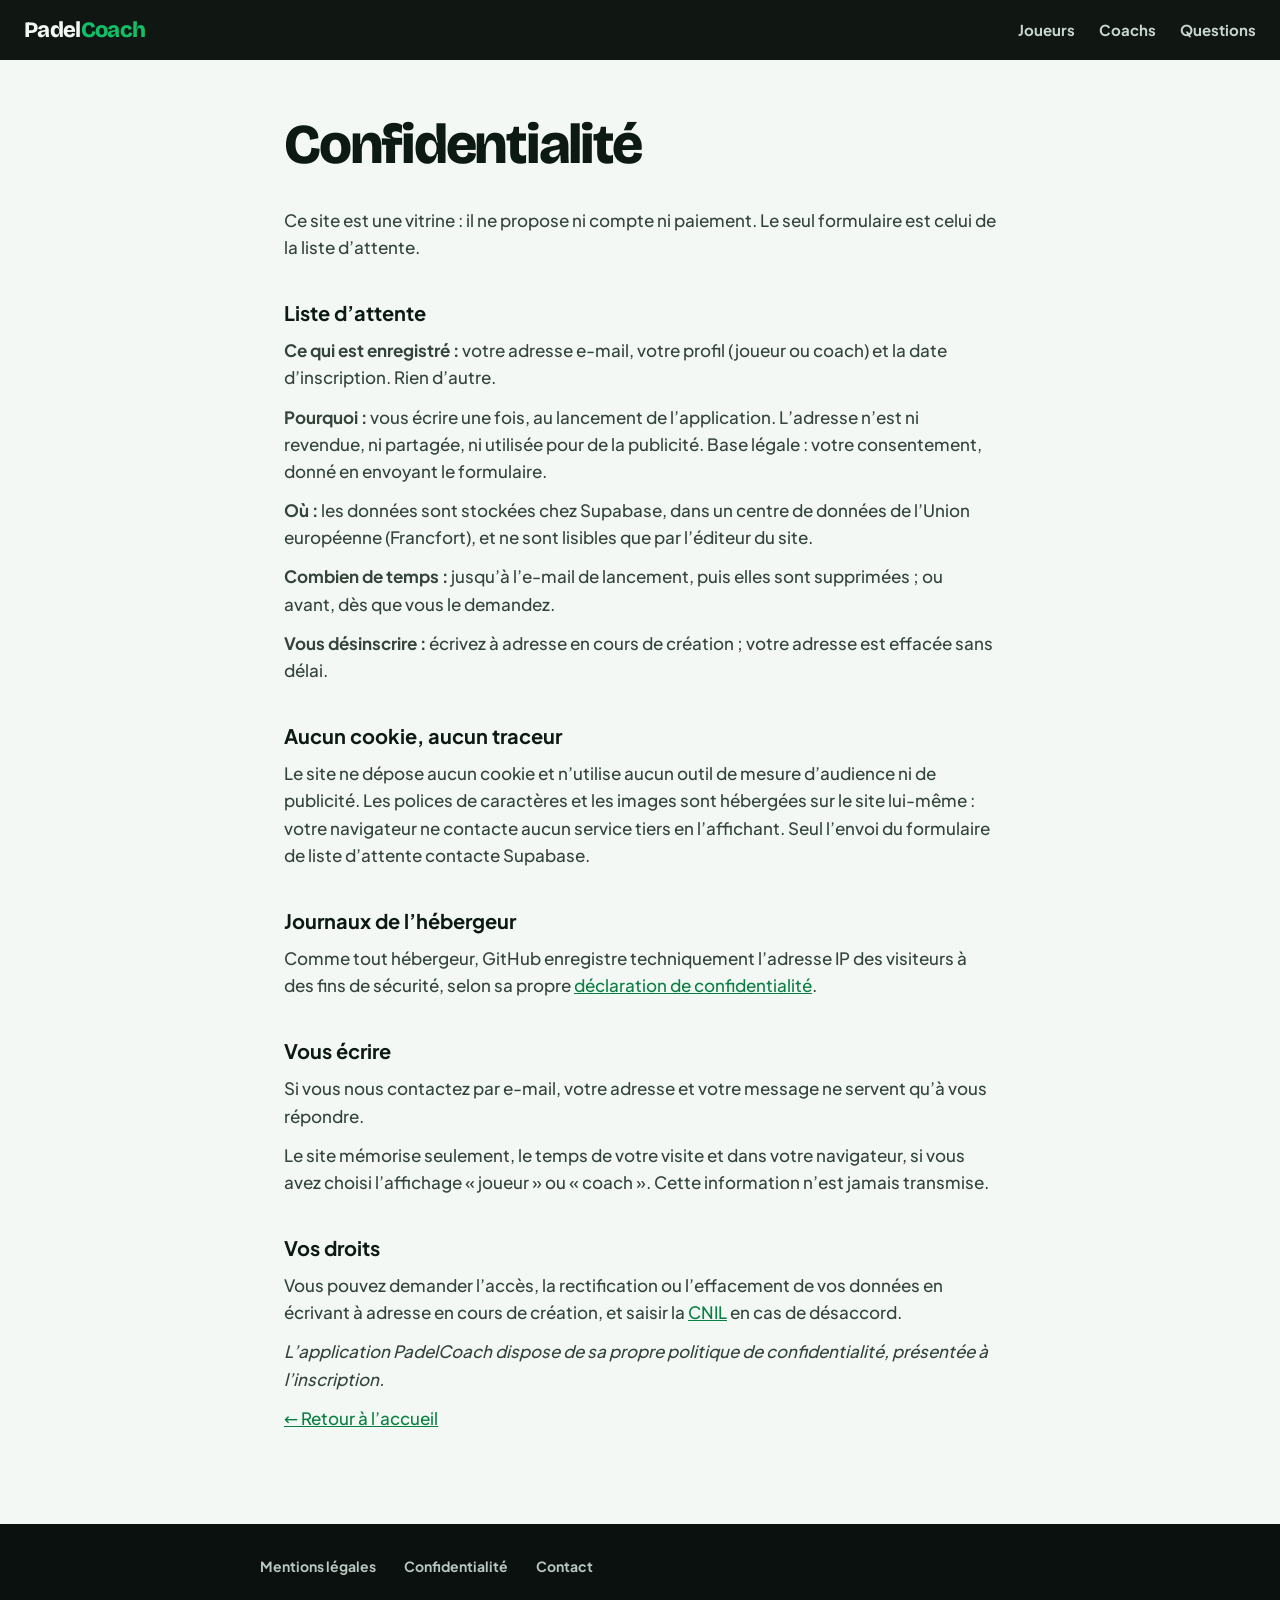
<file: confidentialite.html>
<!doctype html>
<html lang="fr">
<head>
<meta charset="utf-8">
<meta name="viewport" content="width=device-width, initial-scale=1">
<title>Confidentialité — PadelCoach</title>
<meta name="robots" content="noindex">
<link rel="icon" href="favicon.svg" type="image/svg+xml">
<link rel="stylesheet" href="legal.css">
</head>
<body>
<header class="legal-head">
<a href="./" class="legal-brand" aria-label="PadelCoach, accueil">Padel<span>Coach</span></a>
<nav class="legal-nav" aria-label="Navigation principale">
<a href="./#joueurs">Joueurs</a>
<a href="./#coachs">Coachs</a>
<a href="./#faq">Questions</a>
</nav>
</header>
<main class="legal">
<h1>Confidentialité</h1>
<p>Ce site est une vitrine : il ne propose ni compte ni paiement. Le seul formulaire est celui de la liste d’attente.</p>
<h2 id="liste-attente">Liste d’attente</h2>
<p><strong>Ce qui est enregistré :</strong> votre adresse e-mail, votre profil (joueur ou coach) et la date d’inscription. Rien d’autre.</p>
<p><strong>Pourquoi :</strong> vous écrire une fois, au lancement de l’application. L’adresse n’est ni revendue, ni partagée, ni utilisée pour de la publicité. Base légale : votre consentement, donné en envoyant le formulaire.</p>
<p><strong>Où :</strong> les données sont stockées chez Supabase, dans un centre de données de l’Union européenne (Francfort), et ne sont lisibles que par l’éditeur du site.</p>
<p><strong>Combien de temps :</strong> jusqu’à l’e-mail de lancement, puis elles sont supprimées ; ou avant, dès que vous le demandez.</p>
<p><strong>Vous désinscrire :</strong> écrivez à adresse en cours de création ; votre adresse est effacée sans délai.</p>
<h2>Aucun cookie, aucun traceur</h2>
<p>Le site ne dépose aucun cookie et n’utilise aucun outil de mesure d’audience ni de publicité. Les polices de caractères et les images sont hébergées sur le site lui-même : votre navigateur ne contacte aucun service tiers en l’affichant. Seul l’envoi du formulaire de liste d’attente contacte Supabase.</p>
<h2>Journaux de l’hébergeur</h2>
<p>Comme tout hébergeur, GitHub enregistre techniquement l’adresse IP des visiteurs à des fins de sécurité, selon sa propre <a href="https://docs.github.com/fr/site-policy/privacy-policies/github-general-privacy-statement">déclaration de confidentialité</a>.</p>
<h2>Vous écrire</h2>
<p>Si vous nous contactez par e-mail, votre adresse et votre message ne servent qu’à vous répondre.</p>
<p>Le site mémorise seulement, le temps de votre visite et dans votre navigateur, si vous avez choisi l’affichage « joueur » ou « coach ». Cette information n’est jamais transmise.</p>
<h2>Vos droits</h2>
<p>Vous pouvez demander l’accès, la rectification ou l’effacement de vos données en écrivant à adresse en cours de création, et saisir la <a href="https://www.cnil.fr/fr/plaintes">CNIL</a> en cas de désaccord.</p>
<p><em>L’application PadelCoach dispose de sa propre politique de confidentialité, présentée à l’inscription.</em></p>
<p class="legal-back"><a href="./">← Retour à l’accueil</a></p>
</main>
<footer class="legal-foot">
<nav aria-label="Liens légaux">
<a href="mentions-legales.html">Mentions légales</a>
<a href="confidentialite.html">Confidentialité</a>
<a href="mentions-legales.html#contact">Contact</a>
</nav>
</footer>
</body>
</html>
</file>
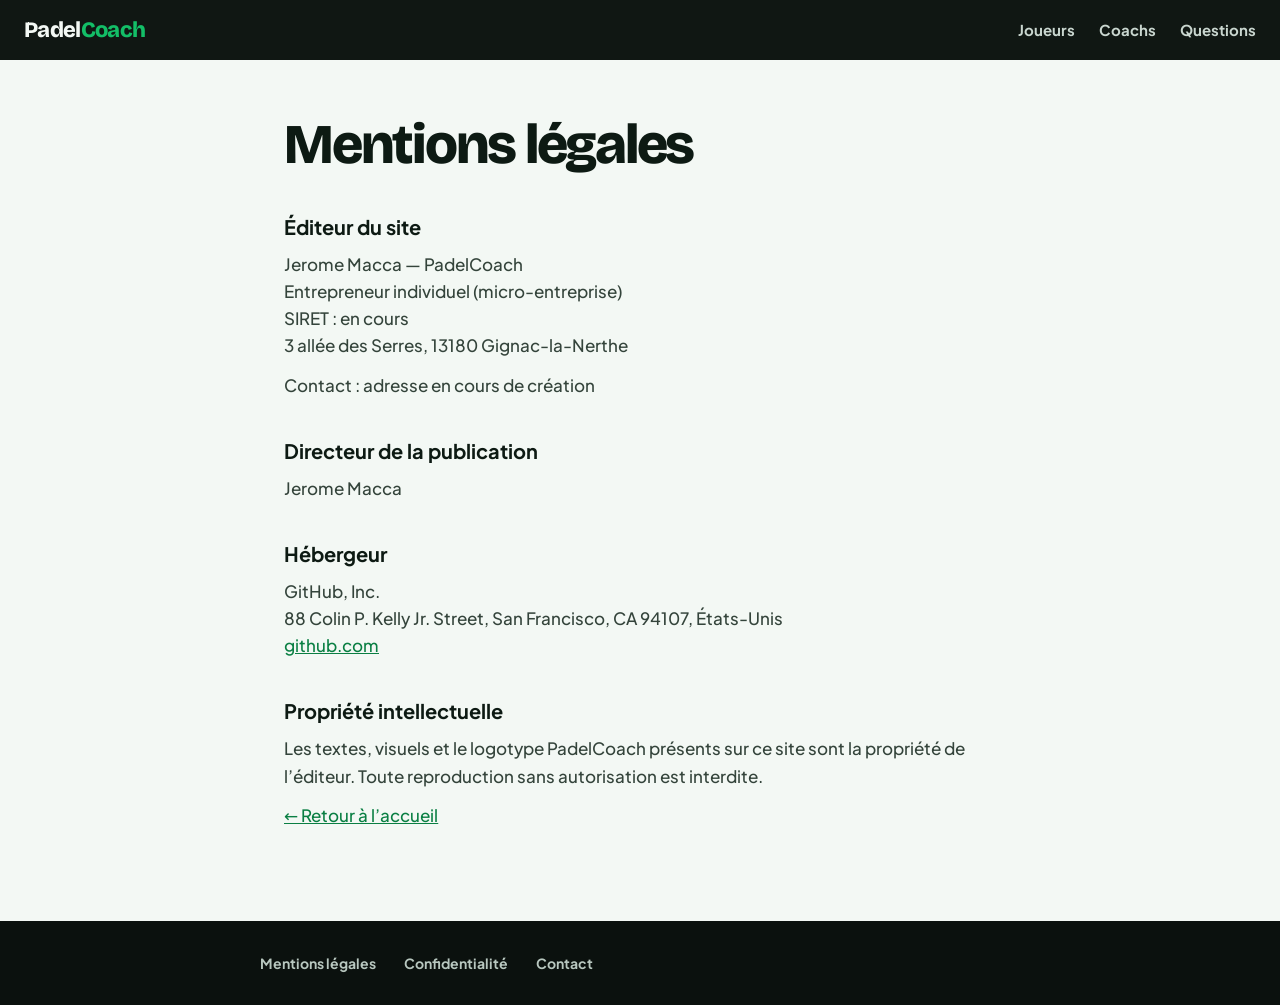
<file: mentions-legales.html>
<!doctype html>
<html lang="fr">
<head>
<meta charset="utf-8">
<meta name="viewport" content="width=device-width, initial-scale=1">
<title>Mentions légales — PadelCoach</title>
<meta name="robots" content="noindex">
<link rel="icon" href="favicon.svg" type="image/svg+xml">
<link rel="stylesheet" href="legal.css">
</head>
<body>
<header class="legal-head">
<a href="./" class="legal-brand" aria-label="PadelCoach, accueil">Padel<span>Coach</span></a>
<nav class="legal-nav" aria-label="Navigation principale">
<a href="./#joueurs">Joueurs</a>
<a href="./#coachs">Coachs</a>
<a href="./#faq">Questions</a>
</nav>
</header>
<main class="legal">
<h1>Mentions légales</h1>
<h2>Éditeur du site</h2>
<p>Jerome Macca — PadelCoach<br>Entrepreneur individuel (micro-entreprise)<br>SIRET : en cours<br>3 allée des Serres, 13180 Gignac-la-Nerthe</p>
<p id="contact">Contact : adresse en cours de création</p>
<h2>Directeur de la publication</h2>
<p>Jerome Macca</p>
<h2>Hébergeur</h2>
<p>GitHub, Inc.<br>88 Colin P. Kelly Jr. Street, San Francisco, CA 94107, États-Unis<br><a href="https://github.com">github.com</a></p>
<h2>Propriété intellectuelle</h2>
<p>Les textes, visuels et le logotype PadelCoach présents sur ce site sont la propriété de l’éditeur. Toute reproduction sans autorisation est interdite.</p>
<p class="legal-back"><a href="./">← Retour à l’accueil</a></p>
</main>
<footer class="legal-foot">
<nav aria-label="Liens légaux">
<a href="mentions-legales.html">Mentions légales</a>
<a href="confidentialite.html">Confidentialité</a>
<a href="mentions-legales.html#contact">Contact</a>
</nav>
</footer>
</body>
</html>
</file>
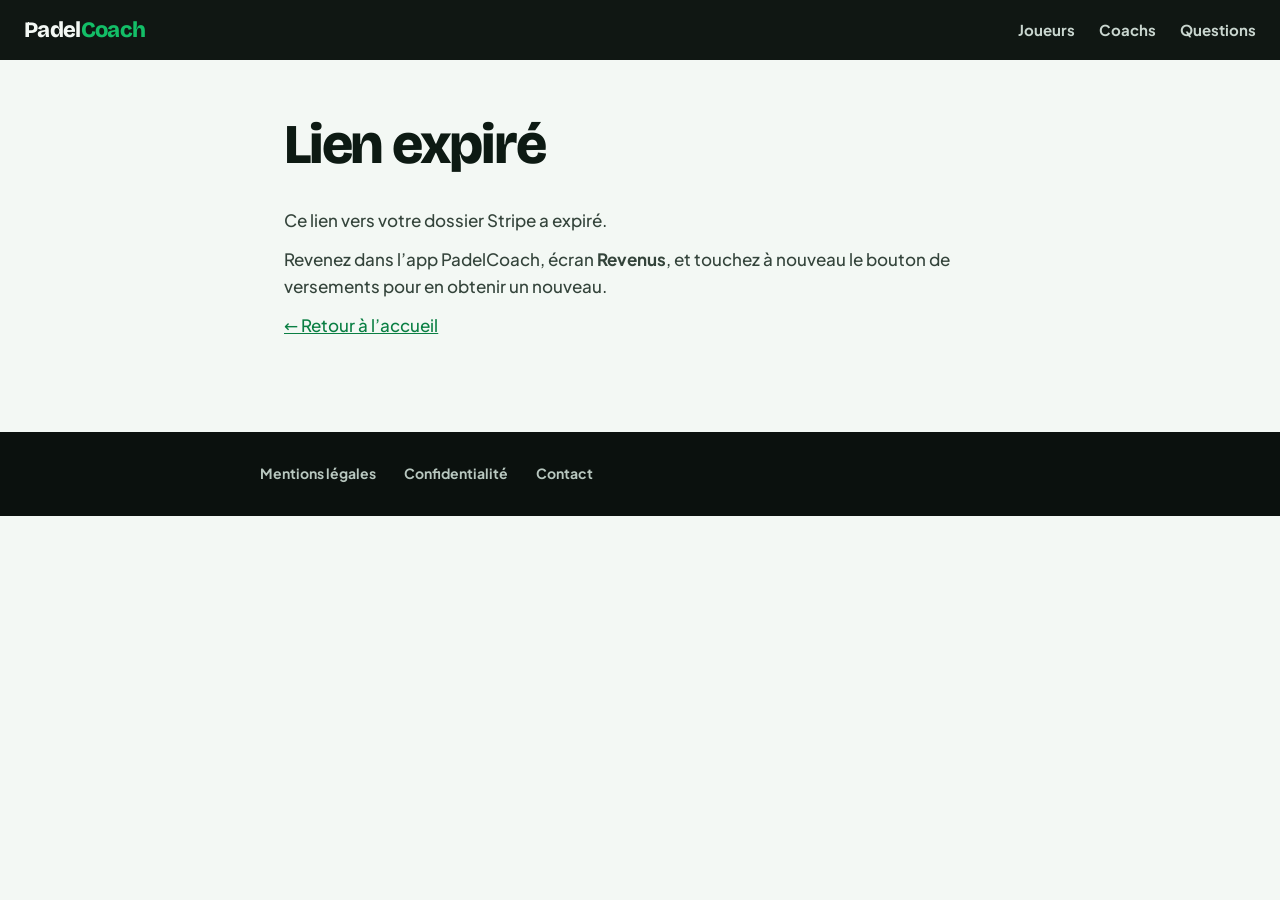
<file: stripe-relance.html>
<!doctype html>
<html lang="fr">
<head>
<meta charset="utf-8">
<meta name="viewport" content="width=device-width, initial-scale=1">
<title>Lien expiré — PadelCoach</title>
<meta name="robots" content="noindex">
<link rel="icon" href="favicon.svg" type="image/svg+xml">
<link rel="stylesheet" href="legal.css">
</head>
<body>
<header class="legal-head">
<a href="./" class="legal-brand" aria-label="PadelCoach, accueil">Padel<span>Coach</span></a>
<nav class="legal-nav" aria-label="Navigation principale">
<a href="./#joueurs">Joueurs</a>
<a href="./#coachs">Coachs</a>
<a href="./#faq">Questions</a>
</nav>
</header>
<main class="legal">
<h1>Lien expiré</h1>
<p>Ce lien vers votre dossier Stripe a expiré.</p>
<p>Revenez dans l’app PadelCoach, écran <strong>Revenus</strong>, et touchez à nouveau le bouton de versements pour en obtenir un nouveau.</p>
<p class="legal-back"><a href="./">← Retour à l’accueil</a></p>
</main>
<footer class="legal-foot">
<nav aria-label="Liens légaux">
<a href="mentions-legales.html">Mentions légales</a>
<a href="confidentialite.html">Confidentialité</a>
<a href="mentions-legales.html#contact">Contact</a>
</nav>
</footer>
</body>
</html>
</file>
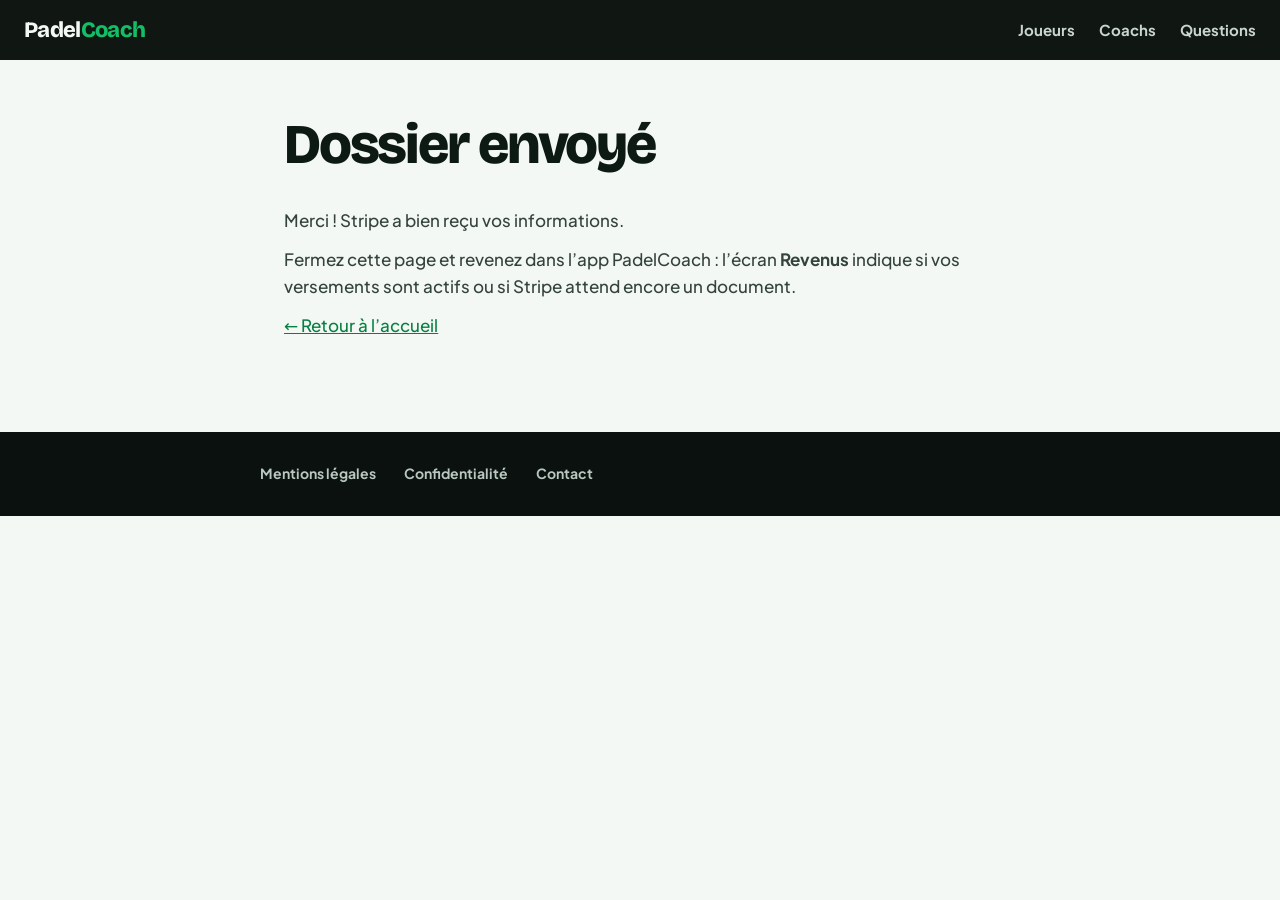
<file: stripe-retour.html>
<!doctype html>
<html lang="fr">
<head>
<meta charset="utf-8">
<meta name="viewport" content="width=device-width, initial-scale=1">
<title>Dossier envoyé — PadelCoach</title>
<meta name="robots" content="noindex">
<link rel="icon" href="favicon.svg" type="image/svg+xml">
<link rel="stylesheet" href="legal.css">
</head>
<body>
<header class="legal-head">
<a href="./" class="legal-brand" aria-label="PadelCoach, accueil">Padel<span>Coach</span></a>
<nav class="legal-nav" aria-label="Navigation principale">
<a href="./#joueurs">Joueurs</a>
<a href="./#coachs">Coachs</a>
<a href="./#faq">Questions</a>
</nav>
</header>
<main class="legal">
<h1>Dossier envoyé</h1>
<p>Merci ! Stripe a bien reçu vos informations.</p>
<p>Fermez cette page et revenez dans l’app PadelCoach : l’écran <strong>Revenus</strong> indique si vos versements sont actifs ou si Stripe attend encore un document.</p>
<p class="legal-back"><a href="./">← Retour à l’accueil</a></p>
</main>
<footer class="legal-foot">
<nav aria-label="Liens légaux">
<a href="mentions-legales.html">Mentions légales</a>
<a href="confidentialite.html">Confidentialité</a>
<a href="mentions-legales.html#contact">Contact</a>
</nav>
</footer>
</body>
</html>
</file>
<file: legal.css>
@font-face{font-family:'Bricolage Grotesque';font-weight:800;font-display:swap;src:url('fonts/bricolage-800.woff2') format('woff2')}
@font-face{font-family:'Plus Jakarta Sans';font-weight:500;font-display:swap;src:url('fonts/jakarta-500.woff2') format('woff2')}
@font-face{font-family:'Plus Jakarta Sans';font-weight:700;font-display:swap;src:url('fonts/jakarta-700.woff2') format('woff2')}
*{box-sizing:border-box}
body{margin:0;background:#f3f8f4;color:#0d1a13;font:500 17px/1.6 'Plus Jakarta Sans',system-ui,sans-serif}
a{color:#0a7f43}a:hover{color:#06351f}
.legal-head{background:#101713;padding:8px 24px;display:flex;align-items:center;justify-content:space-between;gap:16px;flex-wrap:wrap}
.legal-brand{display:inline-flex;align-items:center;min-height:44px;font:800 22px/1 'Bricolage Grotesque',sans-serif;letter-spacing:-.03em;color:#f3f8f4;text-decoration:none}
.legal-brand span{color:#13be67}
.legal-nav{display:flex;gap:4px 24px;flex-wrap:wrap}
.legal-nav a,.legal-foot a{display:inline-flex;align-items:center;min-height:44px;font-size:15px;font-weight:700;color:#c9d6cf;text-decoration:none}
.legal-nav a:hover,.legal-foot a:hover{color:#caff5e}
.legal-foot{background:#0b110e;padding:20px 24px}
.legal-foot nav{max-width:760px;margin:0 auto;display:flex;gap:4px 28px;flex-wrap:wrap}
.legal-foot a{font-weight:600;font-size:14px;color:#b8c7bf}
:focus-visible{outline:3px solid #0a7f43;outline-offset:3px;border-radius:6px}
.legal-head :focus-visible,.legal-foot :focus-visible{outline-color:#caff5e}
.legal{max-width:760px;margin:0 auto;padding:56px 24px 80px}
.legal h1{font:800 clamp(36px,6vw,56px)/1.05 'Bricolage Grotesque',sans-serif;letter-spacing:-.04em;margin:0 0 32px}
.legal h2{font-size:20px;font-weight:700;margin:36px 0 8px}
.legal p{margin:0 0 12px;color:#34443b}
mark{background:#fff3b0;color:#5a4500;padding:0 4px;border-radius:4px;font-weight:700}
.legal-back{margin-top:48px}
</file>
